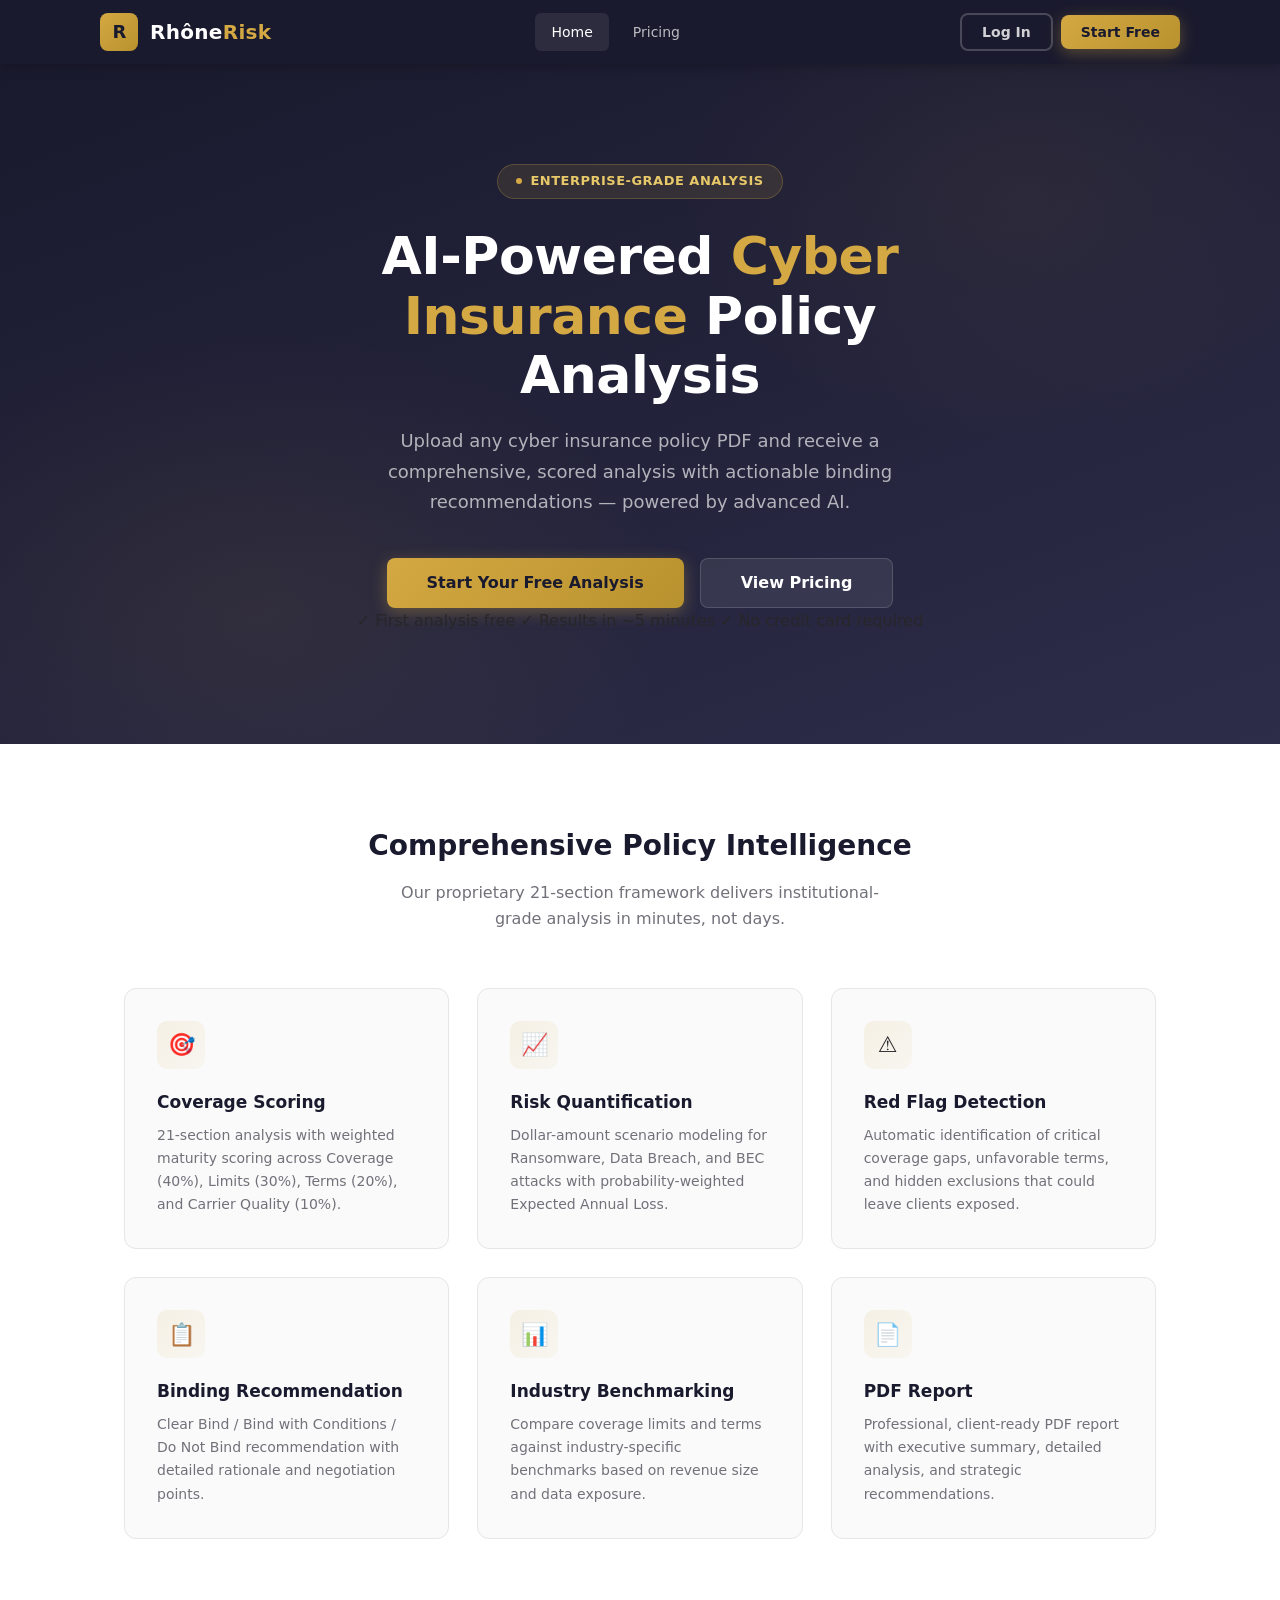
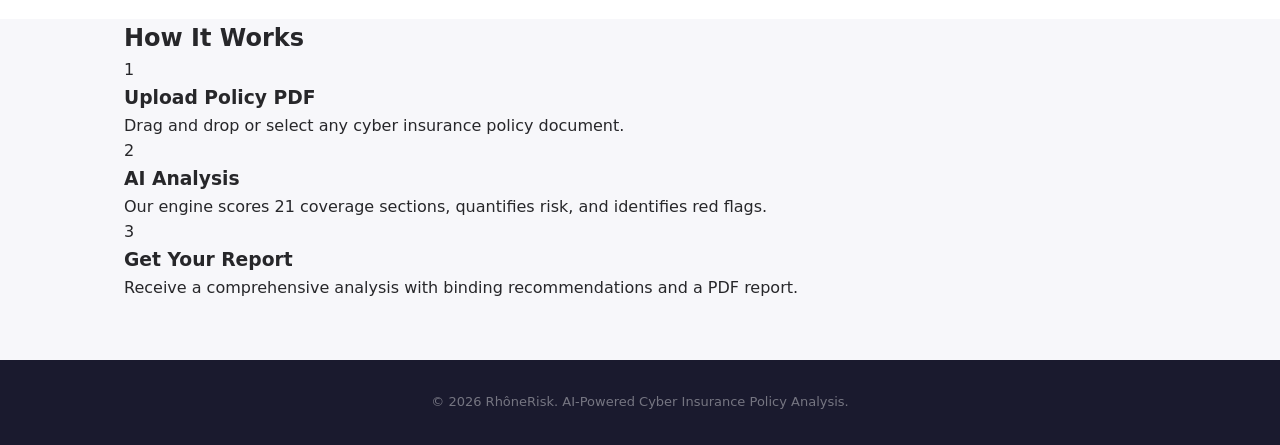
<file: static/index.html>
<!DOCTYPE html>
<html lang="en">
<head>
  <meta charset="UTF-8">
  <meta name="viewport" content="width=device-width, initial-scale=1.0">
  <title>RhôneRisk — Cyber Insurance Policy Analyzer</title>
  <link rel="stylesheet" href="/static/css/style.css">
  <link rel="icon" href="data:image/svg+xml,<svg xmlns='http://www.w3.org/2000/svg' viewBox='0 0 32 32'><rect width='32' height='32' rx='6' fill='%23d4a843'/><text x='50%25' y='55%25' dominant-baseline='central' text-anchor='middle' font-family='Georgia,serif' font-weight='800' font-size='18' fill='%231a1a2e'>R</text></svg>">
  <script src="https://js.stripe.com/v3/"></script>
</head>
<body>

<!-- ======== Navbar ======== -->
<nav class="navbar">
  <div class="navbar-inner">
    <a href="/" class="logo" data-view="home">
      <div class="logo-mark">R</div>
      <div class="logo-text">Rhône<span>Risk</span></div>
    </a>
    <div class="nav-links">
      <a href="/" data-view="home">Home</a>
      <a href="#dashboard" data-view="dashboard" class="auth-only" style="display:none">Dashboard</a>
      <a href="#analyze" data-view="analyze" class="auth-only" style="display:none">Analyze</a>
      <a href="#pricing" data-view="pricing">Pricing</a>
      <a href="#monitor" data-view="monitor" class="auth-only" style="display:none">Monitor</a>
    </div>
    <div class="nav-right">
      <!-- Shown when logged out -->
      <div id="nav-auth-buttons" class="nav-auth-buttons">
        <a href="#login" data-view="login" class="btn btn-sm btn-outline">Log In</a>
        <a href="#register" data-view="register" class="btn btn-sm btn-primary">Start Free</a>
      </div>
      <!-- Shown when logged in -->
      <div id="nav-user-menu" class="nav-user-menu" style="display:none">
        <div class="nav-credits-badge" id="nav-credits-badge" title="Available credits">0 credits</div>
        <div class="user-avatar" id="user-avatar">U</div>
        <div class="user-info">
          <span class="user-name" id="nav-user-name">User</span>
          <span class="user-email" id="nav-user-email">user@example.com</span>
        </div>
        <button class="btn btn-sm btn-outline" id="logout-btn">Log Out</button>
      </div>
    </div>
  </div>
</nav>

<!-- ======== LOGIN VIEW ======== -->
<div id="view-login" class="view">
  <section class="page-section">
    <div class="auth-container">
      <div class="auth-card card fade-in">
        <div class="auth-header">
          <div class="auth-logo-mark">R</div>
          <h2>Welcome Back</h2>
          <p>Sign in to your RhôneRisk account</p>
        </div>
        <form id="login-form" class="auth-form">
          <div class="form-group">
            <label class="form-label" for="login-email">Email Address</label>
            <input class="form-input" type="email" id="login-email" placeholder="you@company.com" required autocomplete="email">
          </div>
          <div class="form-group">
            <label class="form-label" for="login-password">Password</label>
            <input class="form-input" type="password" id="login-password" placeholder="Enter your password" required autocomplete="current-password">
          </div>
          <div id="login-error" class="auth-error" style="display:none"></div>
          <button type="submit" class="btn btn-primary btn-lg btn-full" id="login-btn">Sign In</button>
        </form>
        <div class="auth-footer">
          Don't have an account? <a href="#register" data-view="register">Get started free</a>
        </div>
      </div>
    </div>
  </section>
</div>

<!-- ======== REGISTER VIEW (redesigned with value props) ======== -->
<div id="view-register" class="view">
  <section class="page-section">
    <div class="register-layout">
      <!-- Left: Value Props -->
      <div class="register-value-panel">
        <h2>Start Analyzing Policies in Minutes</h2>
        <ul class="value-list">
          <li><span class="value-check">&#10003;</span> First analysis completely free</li>
          <li><span class="value-check">&#10003;</span> No credit card required</li>
          <li><span class="value-check">&#10003;</span> AI-powered 21-section framework</li>
          <li><span class="value-check">&#10003;</span> Risk quantification with dollar amounts</li>
          <li><span class="value-check">&#10003;</span> Professional PDF reports</li>
          <li><span class="value-check">&#10003;</span> Results in ~5 minutes</li>
        </ul>
      </div>
      <!-- Right: Form -->
      <div class="auth-card card fade-in">
        <div class="auth-header">
          <div class="auth-logo-mark">R</div>
          <h2>Create Your Account</h2>
          <p>Get your first analysis free — no credit card needed</p>
        </div>
        <form id="register-form" class="auth-form">
          <div class="form-row">
            <div class="form-group">
              <label class="form-label" for="register-name">Full Name</label>
              <input class="form-input" type="text" id="register-name" placeholder="Ryan Smith" required>
            </div>
            <div class="form-group">
              <label class="form-label" for="register-phone">Phone <span class="form-hint">(optional)</span></label>
              <input class="form-input" type="tel" id="register-phone" placeholder="+1 (555) 123-4567">
            </div>
          </div>
          <div class="form-group">
            <label class="form-label" for="register-email">Work Email</label>
            <input class="form-input" type="email" id="register-email" placeholder="you@company.com" required autocomplete="email">
          </div>
          <div class="form-group">
            <label class="form-label" for="register-password">Password</label>
            <input class="form-input" type="password" id="register-password" placeholder="Min. 8 characters" required minlength="8" autocomplete="new-password">
          </div>
          <div class="checkbox-group">
            <input type="checkbox" id="register-sms-optin">
            <label for="register-sms-optin">Send me SMS updates about my analyses</label>
          </div>
          <div id="register-error" class="auth-error" style="display:none"></div>
          <div id="register-success" class="auth-success" style="display:none"></div>
          <button type="submit" class="btn btn-primary btn-lg btn-full" id="register-btn">Create Account &amp; Start Free</button>
        </form>
        <div class="auth-footer">
          Already have an account? <a href="#login" data-view="login">Sign in</a>
        </div>
      </div>
    </div>
  </section>
</div>

<!-- ======== HOME VIEW ======== -->
<div id="view-home" class="view active">

  <section class="hero">
    <div class="hero-content fade-in">
      <div class="hero-badge"><span class="dot"></span> Enterprise-Grade Analysis</div>
      <h1>AI-Powered <em>Cyber Insurance</em> Policy Analysis</h1>
      <p>Upload any cyber insurance policy PDF and receive a comprehensive, scored analysis with actionable binding recommendations — powered by advanced AI.</p>
      <div class="hero-actions">
        <a class="btn btn-primary btn-lg guest-cta" id="hero-cta-guest" href="#register" data-view="register">Start Your Free Analysis</a>
        <a class="btn btn-primary btn-lg auth-cta" id="hero-cta-auth" data-view="analyze" style="display:none">Analyze a Policy</a>
        <a class="btn btn-secondary btn-lg" href="#pricing" data-view="pricing">View Pricing</a>
      </div>
      <div class="hero-trust">
        <span class="trust-item">&#10003; First analysis free</span>
        <span class="trust-item">&#10003; Results in ~5 minutes</span>
        <span class="trust-item">&#10003; No credit card required</span>
      </div>
    </div>
  </section>

  <section class="features" id="features">
    <div class="features-header">
      <h2>Comprehensive Policy Intelligence</h2>
      <p>Our proprietary 21-section framework delivers institutional-grade analysis in minutes, not days.</p>
    </div>
    <div class="features-grid container">
      <div class="feature-card">
        <div class="feature-icon">&#127919;</div>
        <h3>Coverage Scoring</h3>
        <p>21-section analysis with weighted maturity scoring across Coverage (40%), Limits (30%), Terms (20%), and Carrier Quality (10%).</p>
      </div>
      <div class="feature-card">
        <div class="feature-icon">&#128200;</div>
        <h3>Risk Quantification</h3>
        <p>Dollar-amount scenario modeling for Ransomware, Data Breach, and BEC attacks with probability-weighted Expected Annual Loss.</p>
      </div>
      <div class="feature-card">
        <div class="feature-icon">&#9888;&#65039;</div>
        <h3>Red Flag Detection</h3>
        <p>Automatic identification of critical coverage gaps, unfavorable terms, and hidden exclusions that could leave clients exposed.</p>
      </div>
      <div class="feature-card">
        <div class="feature-icon">&#128203;</div>
        <h3>Binding Recommendation</h3>
        <p>Clear Bind / Bind with Conditions / Do Not Bind recommendation with detailed rationale and negotiation points.</p>
      </div>
      <div class="feature-card">
        <div class="feature-icon">&#128202;</div>
        <h3>Industry Benchmarking</h3>
        <p>Compare coverage limits and terms against industry-specific benchmarks based on revenue size and data exposure.</p>
      </div>
      <div class="feature-card">
        <div class="feature-icon">&#128196;</div>
        <h3>PDF Report</h3>
        <p>Professional, client-ready PDF report with executive summary, detailed analysis, and strategic recommendations.</p>
      </div>
    </div>
  </section>

  <!-- How it works -->
  <section class="how-it-works">
    <div class="container">
      <h2 class="section-title-center">How It Works</h2>
      <div class="steps-grid">
        <div class="step-card">
          <div class="step-number">1</div>
          <h3>Upload Policy PDF</h3>
          <p>Drag and drop or select any cyber insurance policy document.</p>
        </div>
        <div class="step-card">
          <div class="step-number">2</div>
          <h3>AI Analysis</h3>
          <p>Our engine scores 21 coverage sections, quantifies risk, and identifies red flags.</p>
        </div>
        <div class="step-card">
          <div class="step-number">3</div>
          <h3>Get Your Report</h3>
          <p>Receive a comprehensive analysis with binding recommendations and a PDF report.</p>
        </div>
      </div>
    </div>
  </section>

</div>

<!-- ======== DASHBOARD VIEW (per-user, post-login landing) ======== -->
<div id="view-dashboard" class="view">

  <!-- Welcome Hero -->
  <section class="dash-hero">
    <div class="container">
      <div class="dash-hero-inner">
        <div class="dash-hero-text">
          <h1 class="dash-greeting">Welcome back, <span id="dash-user-name">User</span></h1>
          <p class="dash-subtitle" id="dash-subtitle">Here's an overview of your policy analysis activity.</p>
        </div>
        <div class="dash-hero-action">
          <span class="dash-credits-badge" id="dash-credits-badge">0 credits</span>
          <a class="btn btn-primary btn-lg" data-view="analyze" id="dash-new-analysis">+ New Analysis</a>
          <a class="btn btn-outline btn-lg" data-view="pricing">Buy Credits</a>
        </div>
      </div>
    </div>
  </section>

  <section class="page-section" style="padding-top:0">
    <div class="container">

      <!-- Quick Stats -->
      <div class="dash-stats">
        <div class="dash-stat-card">
          <div class="dash-stat-icon dash-stat-icon-total">&#128202;</div>
          <div class="dash-stat-value" id="dash-total">0</div>
          <div class="dash-stat-label">Total Analyses</div>
        </div>
        <div class="dash-stat-card">
          <div class="dash-stat-icon dash-stat-icon-completed">&#9989;</div>
          <div class="dash-stat-value dash-stat-green" id="dash-completed">0</div>
          <div class="dash-stat-label">Completed</div>
        </div>
        <div class="dash-stat-card">
          <div class="dash-stat-icon dash-stat-icon-failed">&#10060;</div>
          <div class="dash-stat-value dash-stat-red" id="dash-failed">0</div>
          <div class="dash-stat-label">Failed</div>
        </div>
        <div class="dash-stat-card">
          <div class="dash-stat-icon dash-stat-icon-score">&#127942;</div>
          <div class="dash-stat-value dash-stat-gold" id="dash-avg-score">&mdash;</div>
          <div class="dash-stat-label">Avg. Score</div>
        </div>
      </div>

      <!-- Recent Analyses -->
      <div class="card fade-in" style="margin-top:28px">
        <div class="dash-section-header">
          <h3>Recent Analyses</h3>
          <button class="btn btn-sm btn-outline" id="dash-refresh-btn">Refresh</button>
        </div>
        <div style="overflow-x:auto">
          <table class="dash-table" id="dash-analyses-table">
            <thead>
              <tr>
                <th>Client</th>
                <th>Policy File</th>
                <th>Status</th>
                <th>Score</th>
                <th>Rating</th>
                <th>Red Flags</th>
                <th>Date</th>
                <th>Actions</th>
              </tr>
            </thead>
            <tbody id="dash-analyses-tbody"></tbody>
          </table>
        </div>
        <div id="dash-empty" class="dash-empty" style="display:none">
          <div class="dash-empty-icon">&#128196;</div>
          <h3>No analyses yet</h3>
          <p>Upload your first cyber insurance policy PDF to get started with AI-powered analysis.</p>
          <a class="btn btn-primary btn-lg" data-view="analyze">Analyze a Policy — It's Free!</a>
        </div>
      </div>

    </div>
  </section>
</div>

<!-- ======== ANALYZE VIEW (redesigned with "What You'll Get" panel) ======== -->
<div id="view-analyze" class="view">
  <section class="page-section">
    <div class="container">
      <h1 class="section-title">Analyze a Policy</h1>
      <p class="section-subtitle">Upload a cyber insurance policy PDF for AI-powered analysis and scoring.</p>

      <div class="analyze-layout">
        <!-- Left: Upload Form -->
        <form id="analyze-form" class="card fade-in analyze-form-card">

          <!-- Dropzone -->
          <div class="form-group">
            <label class="form-label">Policy Document <span style="color:var(--red)">*</span></label>
            <div class="dropzone" id="dropzone">
              <input type="file" id="file-input" accept=".pdf">
              <div class="dropzone-icon">&#128196;</div>
              <h3>Drag &amp; drop your PDF here</h3>
              <p>or click to browse — PDF only, max 50 MB</p>
            </div>
            <div class="file-info" id="file-info" style="display:none"></div>
          </div>

          <hr style="border:none;border-top:1px solid var(--gray-200);margin:28px 0">

          <h3 style="font-size:16px;font-weight:700;color:var(--navy);margin-bottom:16px">Client Information <span class="form-hint">(optional — improves accuracy)</span></h3>

          <div class="form-row">
            <div class="form-group">
              <label class="form-label" for="client_name">Client Name</label>
              <input class="form-input" type="text" id="client_name" placeholder="e.g. Acme Corp">
            </div>
            <div class="form-group">
              <label class="form-label" for="industry">Industry</label>
              <select class="form-input" id="industry">
                <option value="">Select industry...</option>
                <option value="Technology">Technology</option>
                <option value="Healthcare">Healthcare</option>
                <option value="Financial Services">Financial Services</option>
                <option value="Manufacturing">Manufacturing</option>
                <option value="Retail">Retail / E-Commerce</option>
                <option value="Professional Services">Professional Services</option>
                <option value="Education">Education</option>
                <option value="Government">Government</option>
                <option value="Energy">Energy / Utilities</option>
                <option value="Other">Other</option>
              </select>
            </div>
          </div>

          <div class="form-row">
            <div class="form-group">
              <label class="form-label" for="annual_revenue">Annual Revenue</label>
              <input class="form-input" type="text" id="annual_revenue" placeholder="e.g. $10M">
            </div>
            <div class="form-group">
              <label class="form-label" for="employee_count">Employee Count</label>
              <input class="form-input" type="text" id="employee_count" placeholder="e.g. 250">
            </div>
          </div>

          <div class="checkbox-group">
            <input type="checkbox" id="is_msp">
            <label for="is_msp">This client is a Managed Service Provider (MSP)</label>
          </div>

          <div class="form-group">
            <label class="form-label" for="notes">Additional Notes</label>
            <textarea class="form-textarea" id="notes" placeholder="Any special considerations or context for the analysis..."></textarea>
          </div>

          <div class="analyze-submit-row">
            <div class="credit-info-inline" id="credit-info-inline">
              <span class="credit-dot"></span>
              <span id="credit-info-text">Loading credits...</span>
            </div>
            <button type="submit" class="btn btn-primary btn-lg" id="submit-btn">&#11014; Upload &amp; Analyze</button>
          </div>

        </form>

        <!-- Right: What You'll Get Panel -->
        <div class="wyg-panel card fade-in">
          <h3 style="font-size:17px;font-weight:700;color:var(--navy);margin-bottom:20px">What You'll Receive</h3>
          <div class="wyg-item">
            <span class="wyg-icon">&#127919;</span>
            <div>
              <strong>Overall Score &amp; Rating</strong>
              <p>4-tier maturity rating with weighted scoring</p>
            </div>
          </div>
          <div class="wyg-item">
            <span class="wyg-icon">&#128200;</span>
            <div>
              <strong>Risk Quantification</strong>
              <p>Dollar-amount scenarios for ransomware, breach, BEC</p>
            </div>
          </div>
          <div class="wyg-item">
            <span class="wyg-icon">&#9888;&#65039;</span>
            <div>
              <strong>Red Flags &amp; Gaps</strong>
              <p>Critical coverage issues and hidden exclusions</p>
            </div>
          </div>
          <div class="wyg-item">
            <span class="wyg-icon">&#128203;</span>
            <div>
              <strong>Binding Recommendation</strong>
              <p>Clear Bind / Conditional / Do Not Bind decision</p>
            </div>
          </div>
          <div class="wyg-item">
            <span class="wyg-icon">&#128196;</span>
            <div>
              <strong>PDF Report</strong>
              <p>Professional client-ready report document</p>
            </div>
          </div>
        </div>
      </div>
    </div>
  </section>
</div>

<!-- ======== PROGRESS VIEW ======== -->
<div id="view-progress" class="view">
  <section class="page-section">
    <div class="container" style="max-width:640px">
      <div class="card fade-in">
        <div class="progress-container">

          <div class="progress-ring-wrap">
            <svg class="progress-ring" width="180" height="180">
              <circle class="progress-ring-bg" cx="90" cy="90" r="78"/>
              <circle class="progress-ring-fill" id="progress-ring-fill" cx="90" cy="90" r="78"
                      stroke-dasharray="490" stroke-dashoffset="490"/>
            </svg>
            <div class="progress-pct">
              <span class="pct" id="progress-pct">0</span>
              <span class="pct-label">percent</span>
            </div>
          </div>

          <div class="progress-stage" id="progress-stage">Pending</div>
          <div class="progress-elapsed" id="progress-elapsed"></div>
          <div class="progress-detail" id="progress-detail">Preparing analysis...</div>

          <div style="margin-top:16px;font-size:13px;color:var(--gray-400)">
            Analysis ID: <code id="analysis-id-display" style="color:var(--gray-600)">—</code>
          </div>

          <div class="stage-steps" style="margin-top:28px">
            <div class="stage-step"><span class="step-dot"></span> Extracting</div>
            <div class="stage-step"><span class="step-dot"></span> Parsing</div>
            <div class="stage-step"><span class="step-dot"></span> Scoring</div>
            <div class="stage-step"><span class="step-dot"></span> Post-Processing</div>
            <div class="stage-step"><span class="step-dot"></span> Narrative</div>
            <div class="stage-step"><span class="step-dot"></span> Report</div>
          </div>

        </div>
      </div>

      <!-- Live Log Viewer on Progress Page -->
      <div class="card fade-in-delay" style="margin-top:16px">
        <div style="display:flex;align-items:center;justify-content:space-between;margin-bottom:12px">
          <h3 style="font-size:15px;font-weight:700;color:var(--navy)">Live Pipeline Logs</h3>
          <span class="log-status-dot" id="log-status-dot"></span>
        </div>
        <div class="log-viewer" id="progress-log-viewer"></div>
      </div>
    </div>
  </section>
</div>

<!-- ======== TEASER VIEW (paywall — shows limited results) ======== -->
<div id="view-teaser" class="view">
  <section class="page-section">
    <div class="container" style="max-width:900px">

      <div class="teaser-header">
        <h1>Policy Analysis Complete</h1>
        <p id="teaser-client-name">Your analysis results are ready</p>
      </div>

      <!-- Score Card (visible) -->
      <div class="card fade-in teaser-score-card">
        <div class="results-header">
          <div class="score-gauge">
            <svg viewBox="0 0 200 200">
              <circle class="gauge-bg" cx="100" cy="100" r="88"
                      transform="rotate(-90 100 100)"
                      stroke-dasharray="553" stroke-dashoffset="0"/>
              <circle class="gauge-fill" id="teaser-gauge-fill" cx="100" cy="100" r="88"
                      transform="rotate(-90 100 100)"
                      stroke-dasharray="553" stroke-dashoffset="553"/>
            </svg>
            <div class="score-value">
              <span class="score-num" id="teaser-score-num">0.0</span>
              <span class="score-max">/ 10</span>
            </div>
          </div>
          <div id="teaser-rating-badge" class="rating-badge rating-average">—</div>
        </div>
        <div class="teaser-summary-stats">
          <div class="teaser-stat">
            <span class="teaser-stat-value teaser-stat-red" id="teaser-red-flags">0</span>
            <span class="teaser-stat-label">Red Flags</span>
          </div>
          <div class="teaser-stat">
            <span class="teaser-stat-value teaser-stat-amber" id="teaser-gaps">0</span>
            <span class="teaser-stat-label">Critical Gaps</span>
          </div>
          <div class="teaser-stat">
            <span class="teaser-stat-value" id="teaser-recommendation">—</span>
            <span class="teaser-stat-label">Recommendation</span>
          </div>
        </div>
      </div>

      <!-- Blurred Preview -->
      <div class="teaser-blur-wrapper">
        <div class="teaser-blur-content">
          <div class="card" style="padding:24px">
            <h3 style="color:var(--navy);margin-bottom:12px">Coverage Score Breakdown</h3>
            <table style="width:100%;font-size:14px;color:var(--gray-500)">
              <tr><td>Incident Response</td><td>&#9608;&#9608;&#9608;&#9608;&#9608;&#9608;</td><td>8.2</td></tr>
              <tr><td>Business Interruption</td><td>&#9608;&#9608;&#9608;&#9608;&#9608;</td><td>7.5</td></tr>
              <tr><td>Data Breach Liability</td><td>&#9608;&#9608;&#9608;&#9608;</td><td>6.1</td></tr>
              <tr><td>Ransomware Coverage</td><td>&#9608;&#9608;&#9608;</td><td>4.8</td></tr>
              <tr><td>Regulatory Defense</td><td>&#9608;&#9608;&#9608;&#9608;&#9608;</td><td>7.0</td></tr>
            </table>
          </div>
          <div class="card" style="padding:24px;margin-top:16px">
            <h3 style="color:var(--navy);margin-bottom:12px">Risk Quantification</h3>
            <p style="color:var(--gray-500)">Ransomware scenario: $4.2M total impact...</p>
            <p style="color:var(--gray-500)">Data Breach scenario: $8.7M total impact...</p>
          </div>
        </div>
        <div class="teaser-blur-overlay">
          <div class="blur-lock-icon">&#128274;</div>
          <h3>Full Analysis Locked</h3>
          <p>Unlock to see detailed coverage scores, risk quantification, red flag analysis, and download the PDF report.</p>
        </div>
      </div>

      <!-- Unlock CTA -->
      <div class="teaser-cta-card card fade-in">
        <h2 style="color:var(--navy);margin-bottom:8px">Unlock Your Full Report</h2>
        <p style="color:var(--gray-500);margin-bottom:24px">Get the complete analysis with all details, recommendations, and PDF report.</p>
        <div class="teaser-cta-buttons">
          <button class="btn btn-primary btn-lg" id="btn-unlock-credit">
            Use 1 Credit <span id="teaser-credit-remaining" style="font-size:13px;opacity:.8"></span>
          </button>
          <button class="btn btn-secondary btn-lg" id="btn-unlock-purchase">
            Buy This Report — $49
          </button>
        </div>
        <div class="teaser-cta-or">or</div>
        <a href="#pricing" data-view="pricing" class="btn btn-outline btn-lg">Subscribe &amp; Save — from $99/mo</a>
      </div>

    </div>
  </section>
</div>

<!-- ======== RESULTS VIEW (full unlocked analysis) ======== -->
<div id="view-results" class="view">
  <section class="page-section">
    <div class="container">

      <!-- Header: Score + Rating -->
      <div class="card fade-in">
        <div class="results-header">
          <div class="score-gauge">
            <svg viewBox="0 0 200 200">
              <circle class="gauge-bg" cx="100" cy="100" r="88"
                      transform="rotate(-90 100 100)"
                      stroke-dasharray="553" stroke-dashoffset="0"/>
              <circle class="gauge-fill" id="gauge-fill" cx="100" cy="100" r="88"
                      transform="rotate(-90 100 100)"
                      stroke-dasharray="553" stroke-dashoffset="553"/>
            </svg>
            <div class="score-value">
              <span class="score-num" id="score-num">0.0</span>
              <span class="score-max">/ 10</span>
            </div>
          </div>
          <div id="rating-badge" class="rating-badge rating-average">—</div>
        </div>

        <div id="recommendation" class="recommendation-card rec-caution">
          <span class="rec-icon">&#9888;&#65039;</span>
          <div>Loading...</div>
        </div>

        <!-- Policy Metadata -->
        <div style="margin-bottom:8px">
          <h3 style="font-size:15px;font-weight:700;color:var(--navy);margin-bottom:12px">Policy Details</h3>
          <div id="policy-metadata" style="font-size:14px;color:var(--gray-600);line-height:2"></div>
        </div>
      </div>

      <!-- Coverage Scores -->
      <div class="card fade-in-delay">
        <h3 style="font-size:17px;font-weight:700;color:var(--navy);margin-bottom:16px">Coverage Scores</h3>
        <div style="overflow-x:auto">
          <table class="coverage-table">
            <thead>
              <tr>
                <th>Coverage Section</th>
                <th>Score</th>
                <th>Tier</th>
                <th>Visual</th>
              </tr>
            </thead>
            <tbody id="coverage-tbody"></tbody>
          </table>
        </div>
      </div>

      <!-- Red Flags & Gaps -->
      <div class="card fade-in-delay">
        <div style="display:flex;align-items:center;gap:12px;margin-bottom:20px">
          <h3 style="font-size:17px;font-weight:700;color:var(--navy)">Red Flags &amp; Critical Gaps</h3>
          <span style="background:var(--red-light);color:var(--red);padding:4px 12px;border-radius:100px;font-size:13px;font-weight:700" id="red-flag-count">0</span>
        </div>
        <div id="critical-gaps"></div>
      </div>

      <!-- Actions -->
      <div style="display:flex;gap:16px;justify-content:center;padding:20px 0;flex-wrap:wrap">
        <button class="btn btn-primary btn-lg" id="download-btn">&#128229; Download PDF Report</button>
        <button class="btn btn-outline btn-lg" id="new-analysis-btn">+ New Analysis</button>
      </div>

      <!-- Post-report CTA -->
      <div class="post-report-cta card fade-in-delay">
        <h3 style="color:var(--navy);margin-bottom:8px">Need More Analyses?</h3>
        <p style="color:var(--gray-500);margin-bottom:16px">Subscribe to a plan and save on every report.</p>
        <div style="display:flex;gap:12px;justify-content:center;flex-wrap:wrap">
          <a class="btn btn-primary" data-view="analyze">Analyze Another Policy</a>
          <a class="btn btn-outline" data-view="pricing">View Plans &amp; Pricing</a>
        </div>
      </div>

    </div>
  </section>
</div>

<!-- ======== PRICING VIEW ======== -->
<div id="view-pricing" class="view">
  <section class="page-section">
    <div class="container" style="max-width:1100px">
      <h1 class="section-title-center">Simple, Transparent Pricing</h1>
      <p class="section-subtitle" style="text-align:center;margin-bottom:40px">Start with a free analysis. Pay only when you need more.</p>

      <div class="pricing-grid">
        <!-- Free -->
        <div class="pricing-card">
          <div class="pricing-plan-name">Try It Out</div>
          <div class="pricing-price"><span class="price-amount">$0</span></div>
          <div class="pricing-desc">Your first analysis</div>
          <ul class="pricing-features">
            <li>1 full policy analysis</li>
            <li>21-section scoring</li>
            <li>Risk quantification</li>
            <li>PDF report</li>
          </ul>
          <a href="#register" data-view="register" class="btn btn-outline btn-full guest-cta">Get Started Free</a>
          <a href="#analyze" data-view="analyze" class="btn btn-outline btn-full auth-cta" style="display:none">Analyze Now</a>
        </div>

        <!-- Single -->
        <div class="pricing-card">
          <div class="pricing-plan-name">Single Report</div>
          <div class="pricing-price"><span class="price-amount">$49</span></div>
          <div class="pricing-desc">per analysis</div>
          <ul class="pricing-features">
            <li>Full policy analysis</li>
            <li>21-section scoring</li>
            <li>Risk quantification</li>
            <li>PDF report</li>
            <li>No commitment</li>
          </ul>
          <button class="btn btn-outline btn-full btn-checkout" data-plan="single">Buy Single Report</button>
        </div>

        <!-- Starter (Popular) -->
        <div class="pricing-card pricing-popular">
          <div class="pricing-popular-badge">Most Popular</div>
          <div class="pricing-plan-name">Starter</div>
          <div class="pricing-price"><span class="price-amount">$99</span><span class="price-period">/mo</span></div>
          <div class="pricing-desc">5 analyses per month</div>
          <ul class="pricing-features">
            <li>5 credits / month</li>
            <li>All features included</li>
            <li>Priority processing</li>
            <li>Email support</li>
            <li><strong>Save 60% vs. single</strong></li>
          </ul>
          <button class="btn btn-primary btn-full btn-checkout" data-plan="starter">Subscribe — $99/mo</button>
        </div>

        <!-- Pro -->
        <div class="pricing-card">
          <div class="pricing-plan-name">Professional</div>
          <div class="pricing-price"><span class="price-amount">$249</span><span class="price-period">/mo</span></div>
          <div class="pricing-desc">15 analyses per month</div>
          <ul class="pricing-features">
            <li>15 credits / month</li>
            <li>All features included</li>
            <li>Priority processing</li>
            <li>Phone &amp; email support</li>
            <li><strong>Save 66% vs. single</strong></li>
          </ul>
          <button class="btn btn-outline btn-full btn-checkout" data-plan="pro">Subscribe — $249/mo</button>
        </div>

        <!-- Enterprise -->
        <div class="pricing-card">
          <div class="pricing-plan-name">Enterprise</div>
          <div class="pricing-price"><span class="price-amount">$499</span><span class="price-period">/mo</span></div>
          <div class="pricing-desc">50 analyses per month</div>
          <ul class="pricing-features">
            <li>50 credits / month</li>
            <li>All features included</li>
            <li>Dedicated support</li>
            <li>Custom integrations</li>
            <li><strong>Save 80% vs. single</strong></li>
          </ul>
          <button class="btn btn-outline btn-full btn-checkout" data-plan="enterprise">Subscribe — $499/mo</button>
        </div>
      </div>
    </div>
  </section>
</div>

<!-- ======== MONITOR / DASHBOARD VIEW ======== -->
<div id="view-monitor" class="view">
  <section class="page-section">
    <div class="container" style="max-width:1100px">
      <h1 class="section-title">Monitoring Dashboard</h1>
      <p class="section-subtitle">Pipeline performance, analysis history, and real-time log streaming.</p>

      <!-- Summary Stats -->
      <div class="monitor-stats" id="monitor-stats">
        <div class="stat-card">
          <div class="stat-value" id="stat-total">0</div>
          <div class="stat-label">Total Analyses</div>
        </div>
        <div class="stat-card">
          <div class="stat-value stat-green" id="stat-completed">0</div>
          <div class="stat-label">Completed</div>
        </div>
        <div class="stat-card">
          <div class="stat-value stat-red" id="stat-failed">0</div>
          <div class="stat-label">Failed</div>
        </div>
        <div class="stat-card">
          <div class="stat-value stat-amber" id="stat-running">0</div>
          <div class="stat-label">In Progress</div>
        </div>
        <div class="stat-card">
          <div class="stat-value" id="stat-avg-time">—</div>
          <div class="stat-label">Avg. Duration</div>
        </div>
      </div>

      <!-- Analysis History Table -->
      <div class="card fade-in" style="margin-top:24px">
        <div style="display:flex;align-items:center;justify-content:space-between;margin-bottom:16px;flex-wrap:wrap;gap:12px">
          <h3 style="font-size:17px;font-weight:700;color:var(--navy)">Analysis History</h3>
          <button class="btn btn-sm btn-outline" id="refresh-history-btn">Refresh</button>
        </div>
        <div style="overflow-x:auto">
          <table class="monitor-table" id="history-table">
            <thead>
              <tr>
                <th>Analysis ID</th>
                <th>Client</th>
                <th>File</th>
                <th>Status</th>
                <th>Total Time</th>
                <th>Extract</th>
                <th>Parse</th>
                <th>Score (API)</th>
                <th>Post-Proc</th>
                <th>Narrative (API)</th>
                <th>Report</th>
                <th>Details</th>
              </tr>
            </thead>
            <tbody id="history-tbody"></tbody>
          </table>
        </div>
        <div id="no-history" class="empty-state" style="display:none">
          <p>No analyses yet. Submit a policy to get started.</p>
        </div>
      </div>

      <!-- Live Log Viewer -->
      <div class="card fade-in-delay" style="margin-top:24px">
        <div style="display:flex;align-items:center;justify-content:space-between;margin-bottom:12px;flex-wrap:wrap;gap:12px">
          <h3 style="font-size:17px;font-weight:700;color:var(--navy)">Live Log Stream</h3>
          <div style="display:flex;align-items:center;gap:12px">
            <select class="form-select" id="log-analysis-select" style="width:auto;padding:6px 12px;font-size:13px">
              <option value="">Select an analysis...</option>
            </select>
            <span class="log-status-dot" id="monitor-log-status-dot"></span>
          </div>
        </div>
        <div class="log-viewer log-viewer-tall" id="monitor-log-viewer">
          <div class="log-placeholder">Select an analysis above to view its logs.</div>
        </div>
      </div>

      <!-- Expanded Detail Modal -->
      <div class="detail-overlay" id="detail-overlay" style="display:none">
        <div class="detail-modal">
          <div style="display:flex;align-items:center;justify-content:space-between;margin-bottom:20px">
            <h3 style="font-size:17px;font-weight:700;color:var(--navy)">Analysis Details</h3>
            <button class="btn btn-sm btn-outline" id="close-detail-btn">Close</button>
          </div>
          <div id="detail-content"></div>
        </div>
      </div>

    </div>
  </section>
</div>

<!-- ======== ERROR VIEW ======== -->
<div id="view-error" class="view">
  <section class="page-section">
    <div class="container" style="max-width:600px">
      <div class="card">
        <div class="error-state">
          <div class="error-icon">&#10060;</div>
          <h3>Analysis Failed</h3>
          <p id="error-message">An unexpected error occurred.</p>
          <button class="btn btn-primary" id="error-retry">Try Again</button>
        </div>
      </div>
    </div>
  </section>
</div>

<!-- ======== ONBOARDING MODAL ======== -->
<div class="modal-overlay" id="onboarding-modal" style="display:none">
  <div class="modal-card">
    <div class="onboarding-steps" id="onboarding-steps">
      <div class="onboarding-step active" data-step="1">
        <div class="onboarding-icon">&#128196;</div>
        <h3>Upload a Policy</h3>
        <p>Start by uploading any cyber insurance policy PDF. We support all major carriers and formats.</p>
      </div>
      <div class="onboarding-step" data-step="2">
        <div class="onboarding-icon">&#128269;</div>
        <h3>AI Analysis</h3>
        <p>Our engine scores 21 coverage sections, quantifies risk scenarios, and identifies red flags — all in about 5 minutes.</p>
      </div>
      <div class="onboarding-step" data-step="3">
        <div class="onboarding-icon">&#128200;</div>
        <h3>Get Your Report</h3>
        <p>Receive a comprehensive analysis with binding recommendations and a professional PDF report. Your first analysis is free!</p>
      </div>
    </div>
    <div class="onboarding-nav">
      <div class="onboarding-dots">
        <span class="onboarding-dot active" data-dot="1"></span>
        <span class="onboarding-dot" data-dot="2"></span>
        <span class="onboarding-dot" data-dot="3"></span>
      </div>
      <div class="onboarding-buttons">
        <button class="btn btn-sm btn-outline" id="btn-onboarding-skip">Skip</button>
        <button class="btn btn-sm btn-primary" id="btn-onboarding-next">Next</button>
      </div>
    </div>
  </div>
</div>

<!-- ======== UNLOCK SUCCESS OVERLAY ======== -->
<div class="modal-overlay" id="unlock-overlay" style="display:none">
  <div class="unlock-animation-card">
    <div class="unlock-icon-anim">&#128275;</div>
    <h2>Report Unlocked!</h2>
    <p>Loading your full analysis...</p>
  </div>
</div>

<!-- ======== Footer ======== -->
<footer class="footer">
  <div class="container">
    &copy; 2026 RhôneRisk. AI-Powered Cyber Insurance Policy Analysis.
  </div>
</footer>

<!-- Toast -->
<div id="toast" class="toast"></div>

<script src="/static/js/app.js"></script>
</body>
</html>
</file>
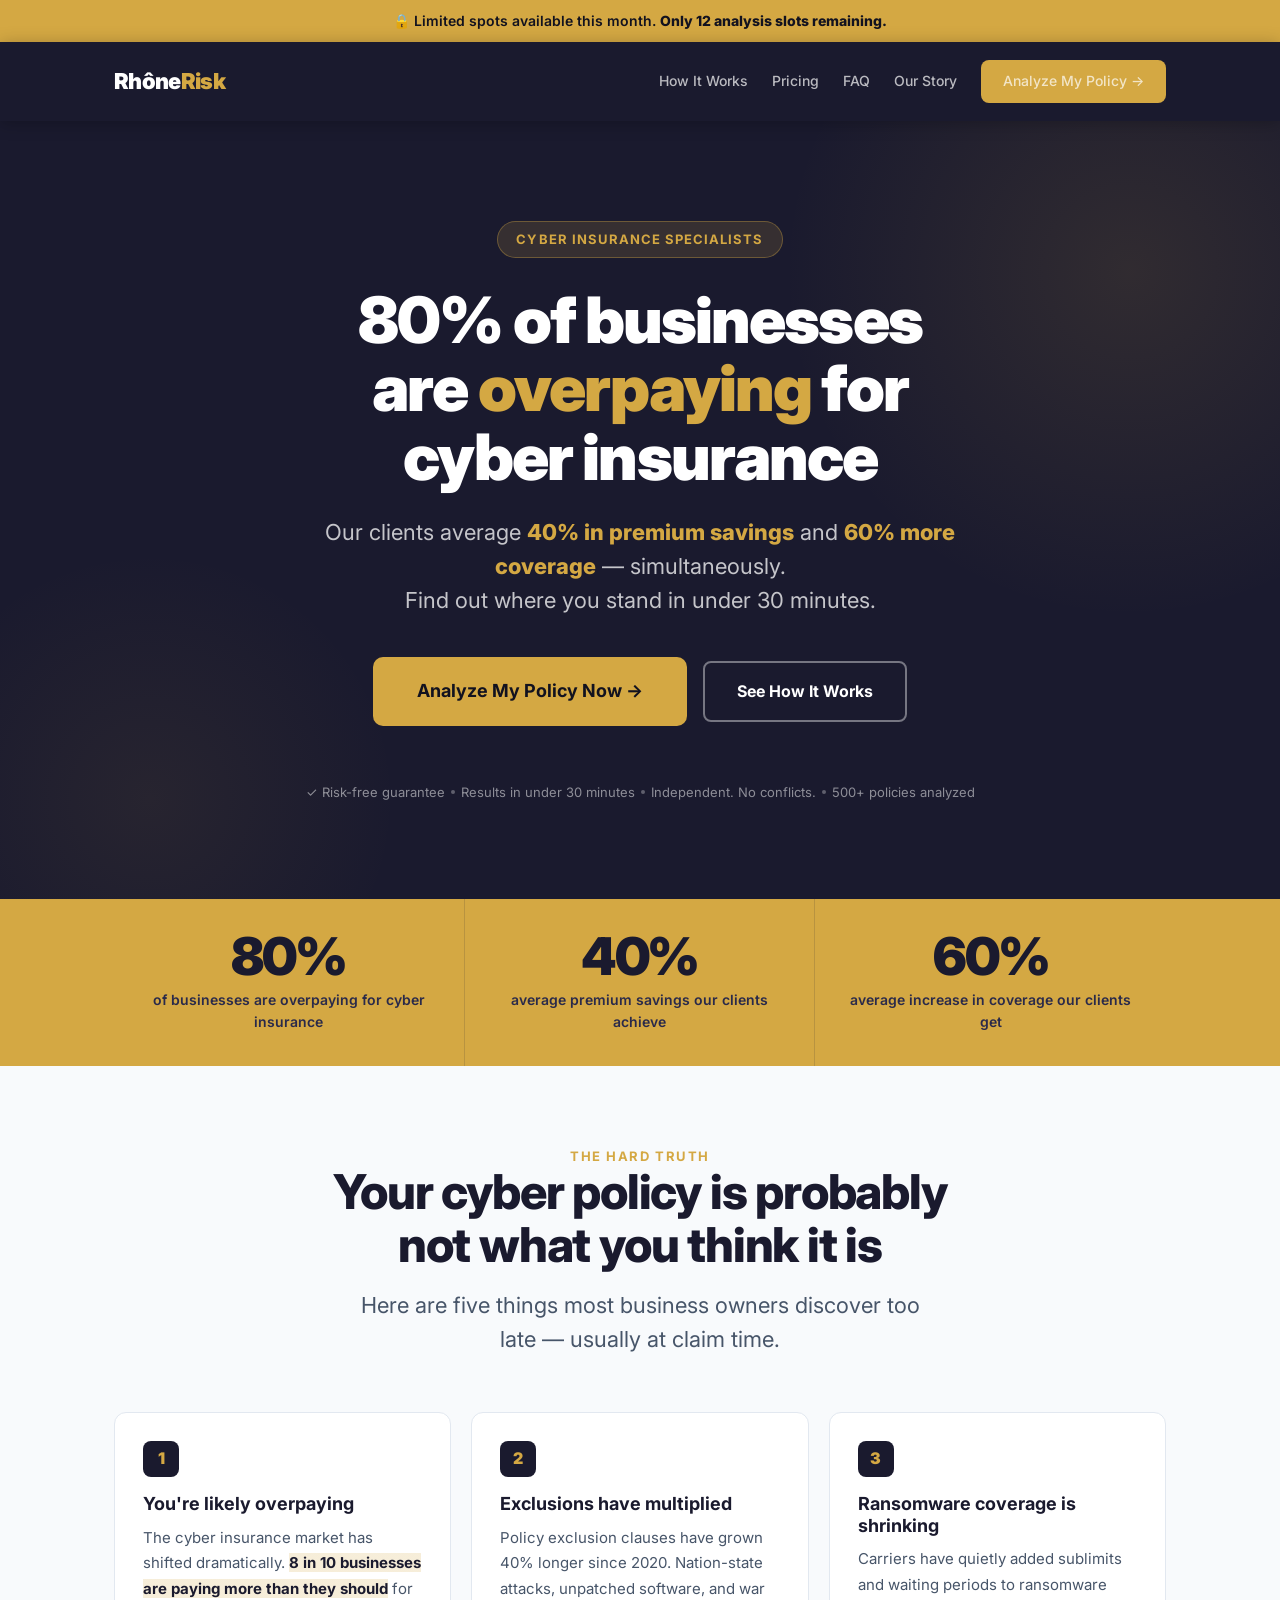
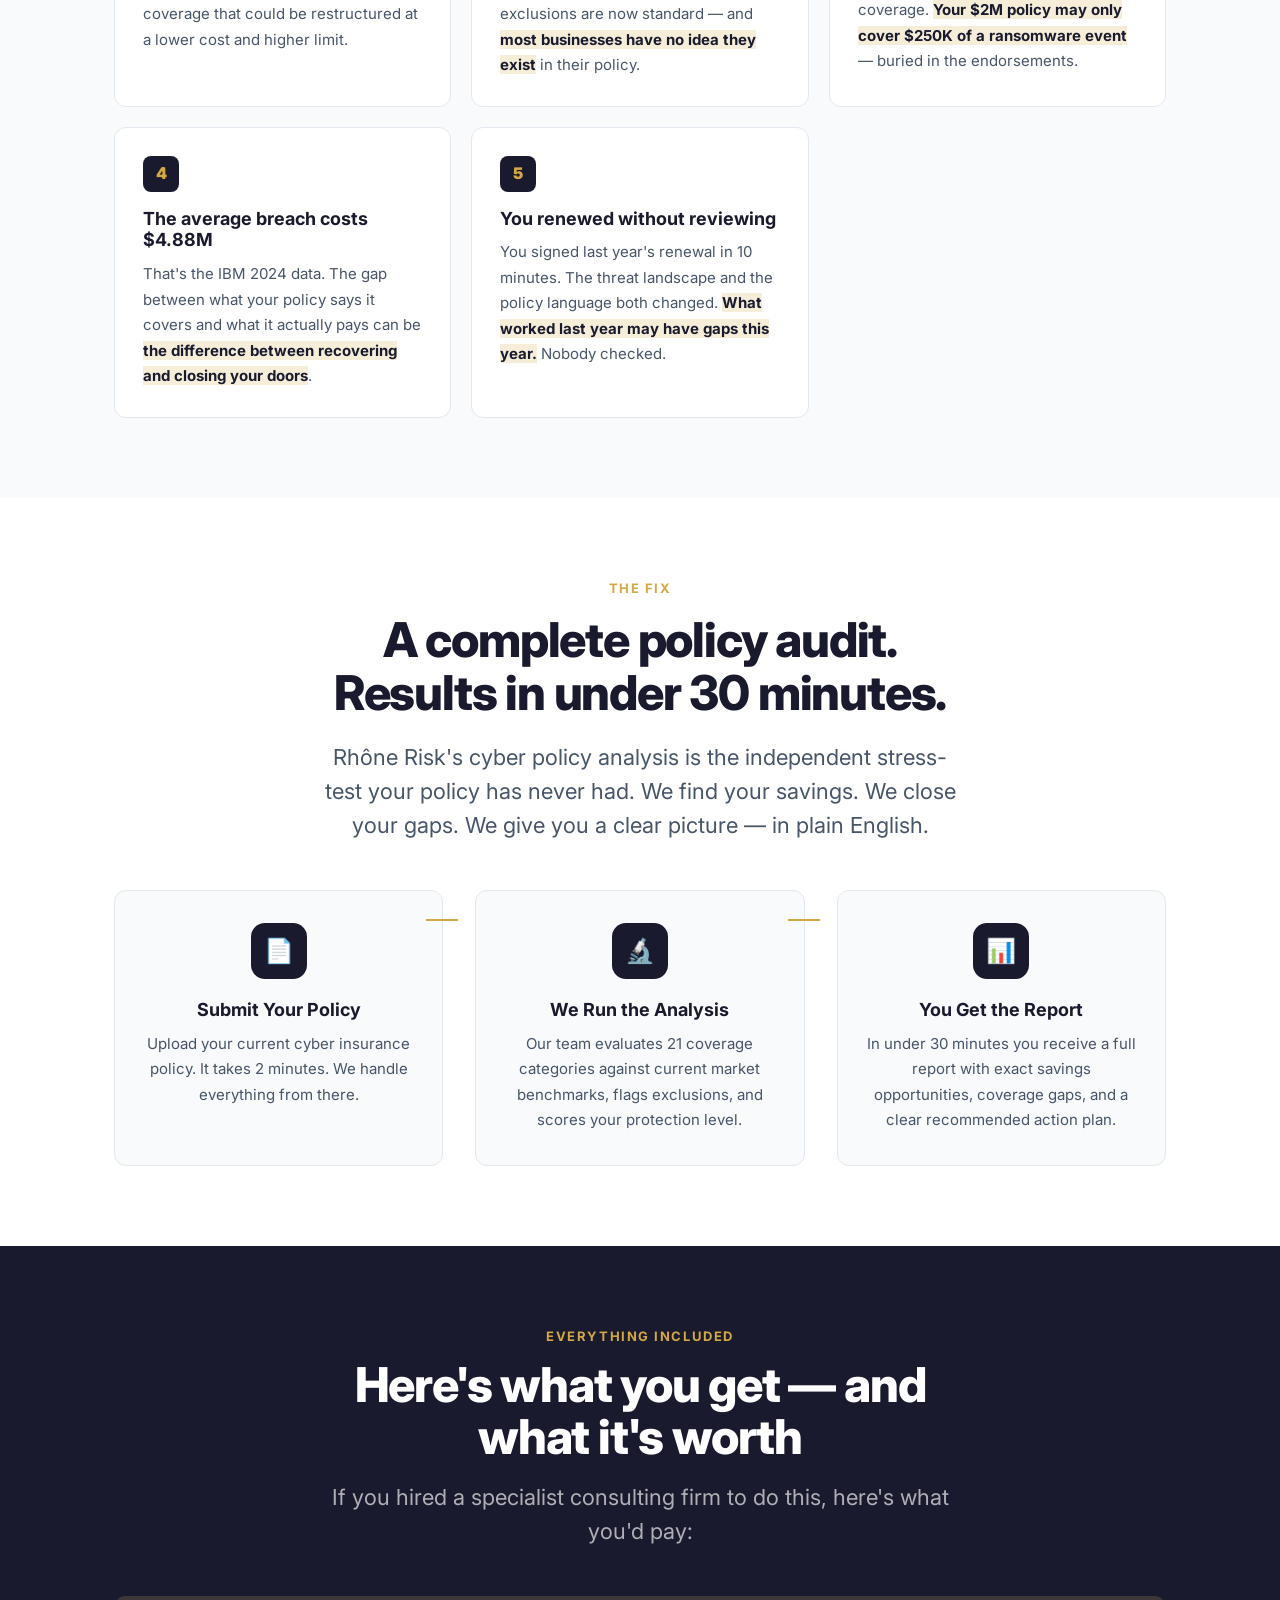
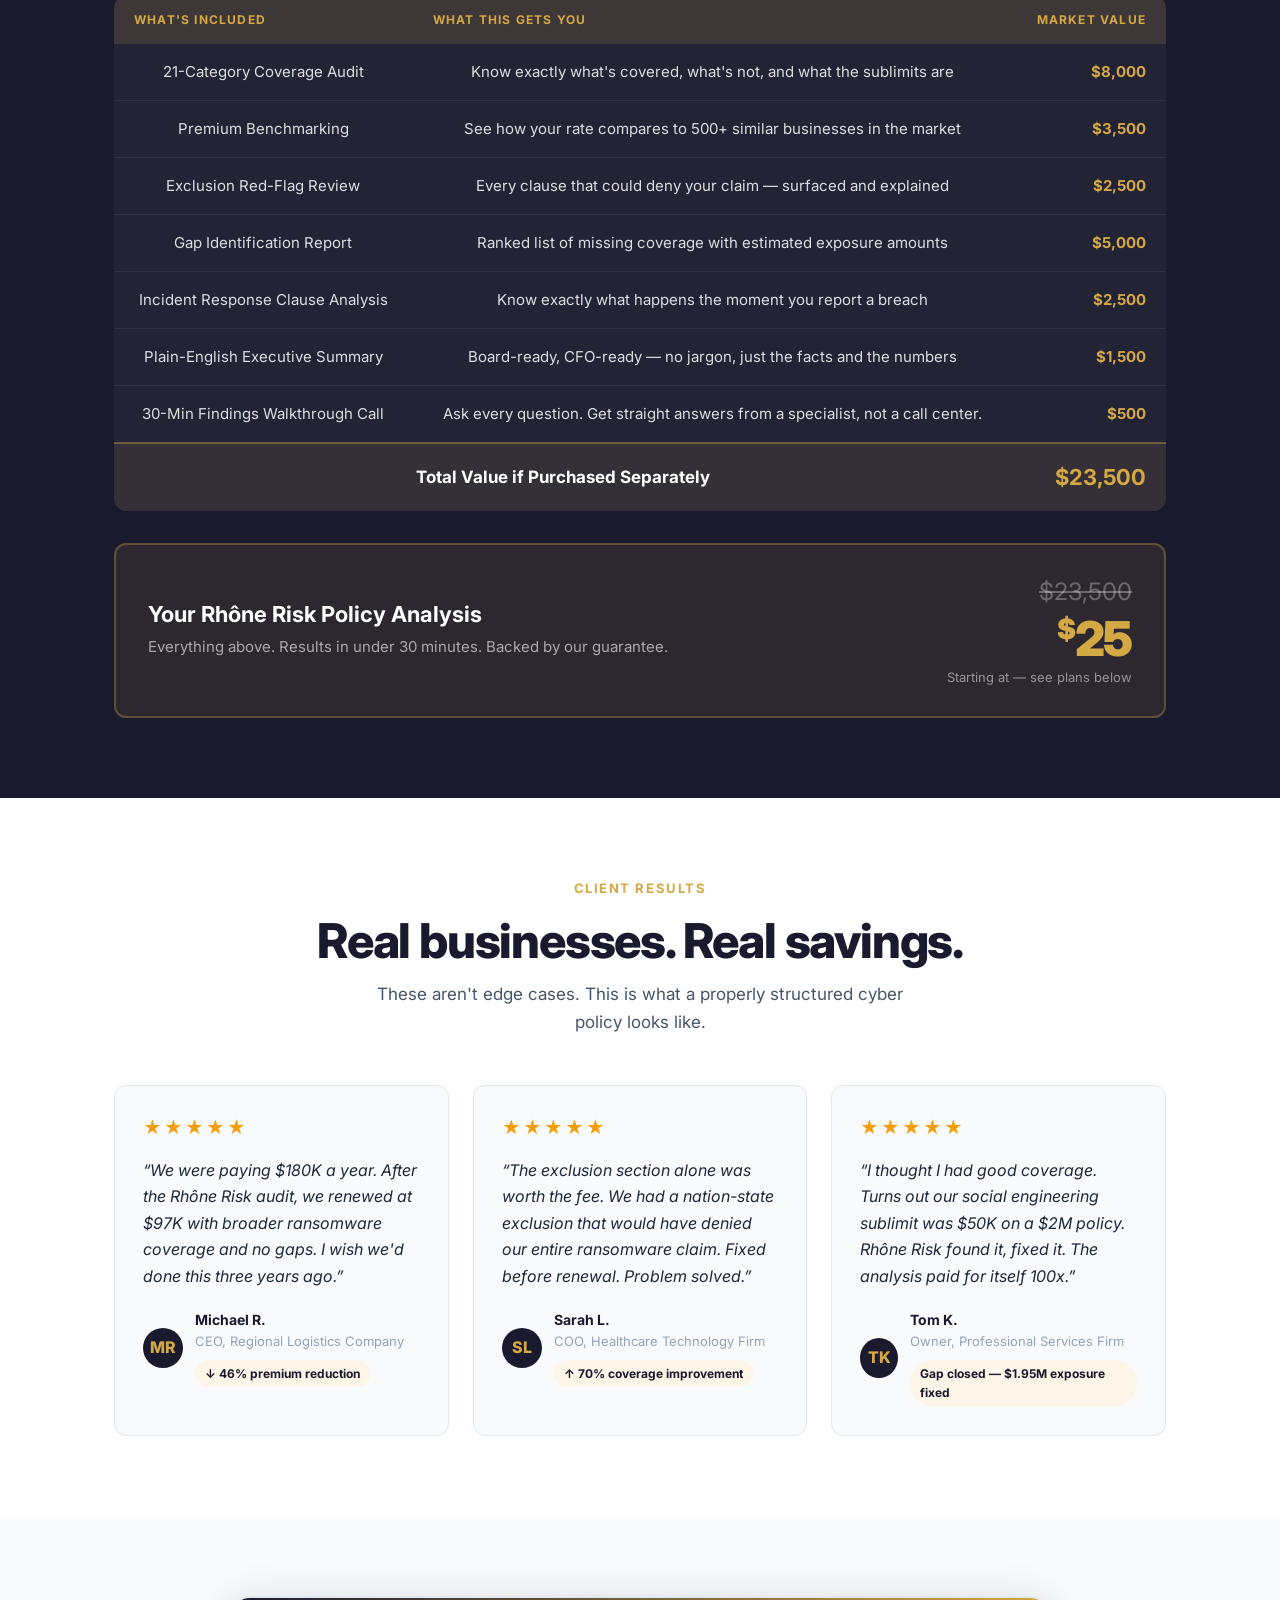
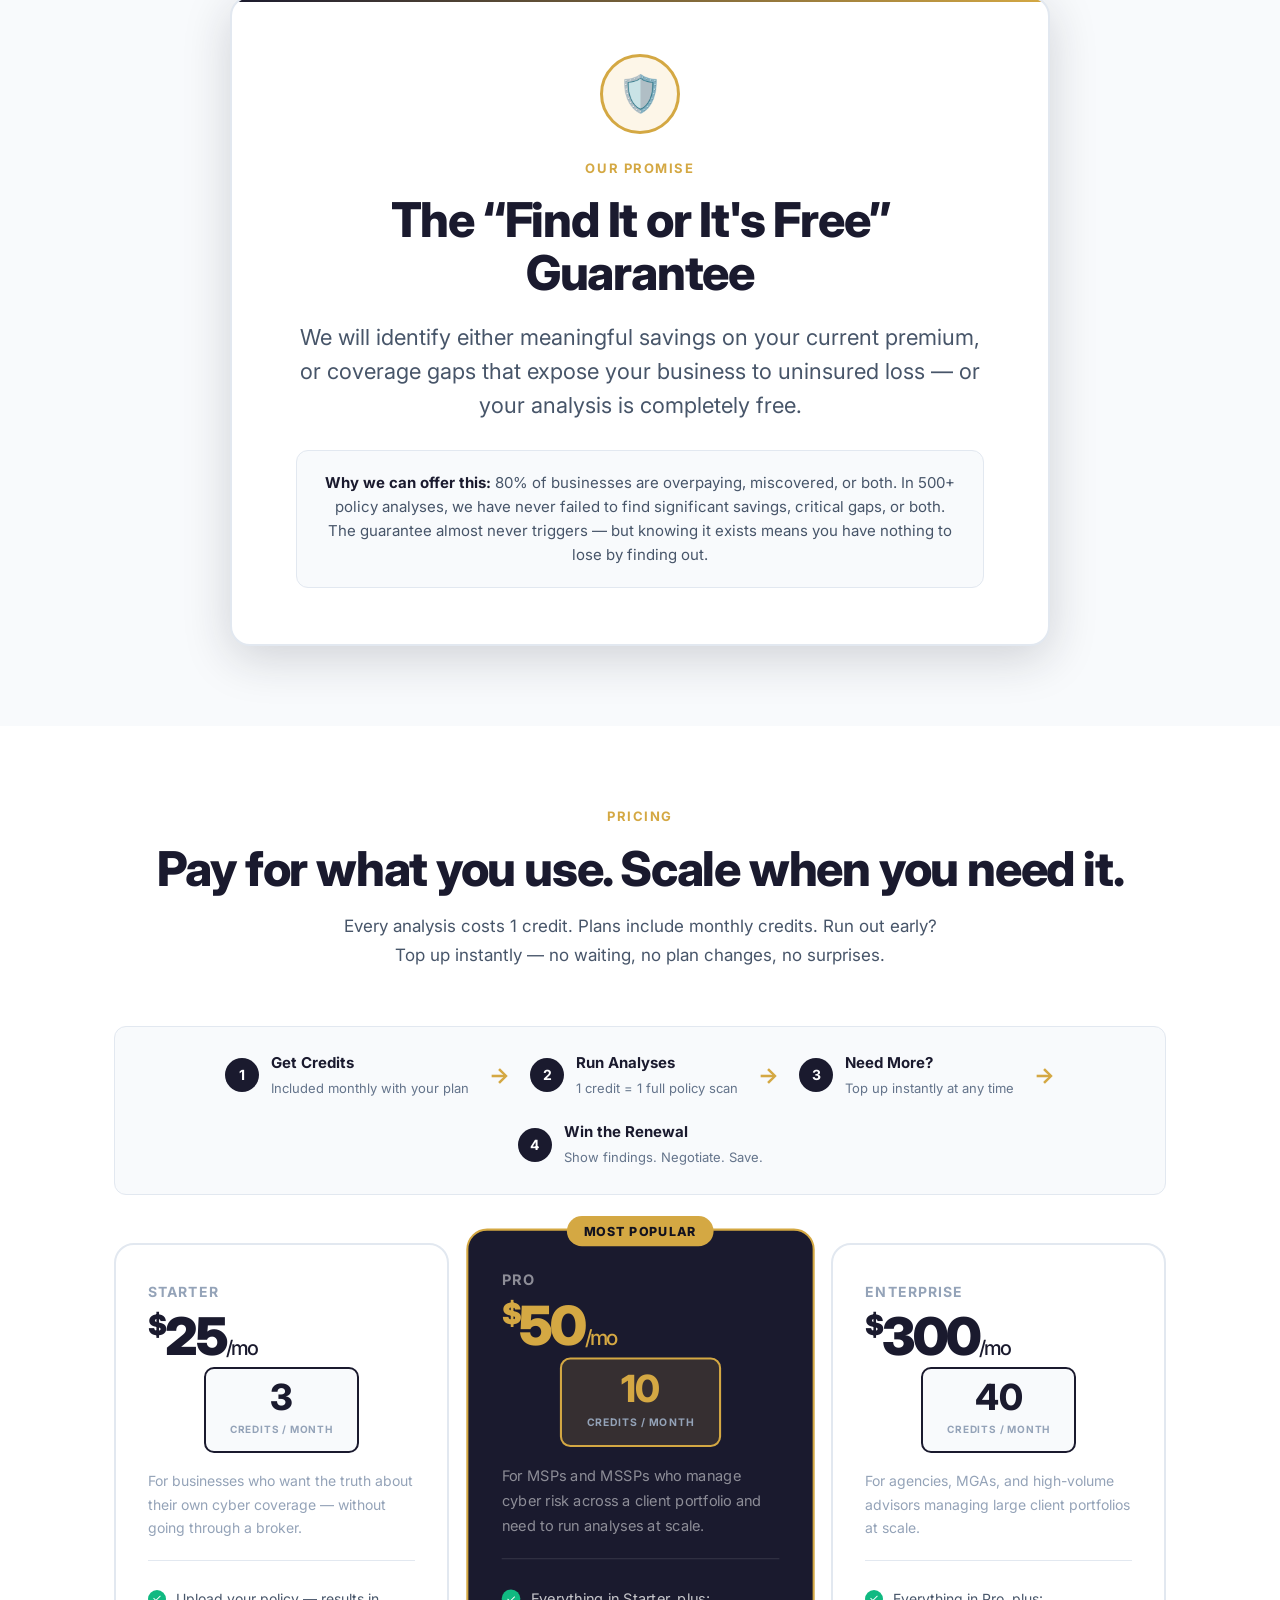
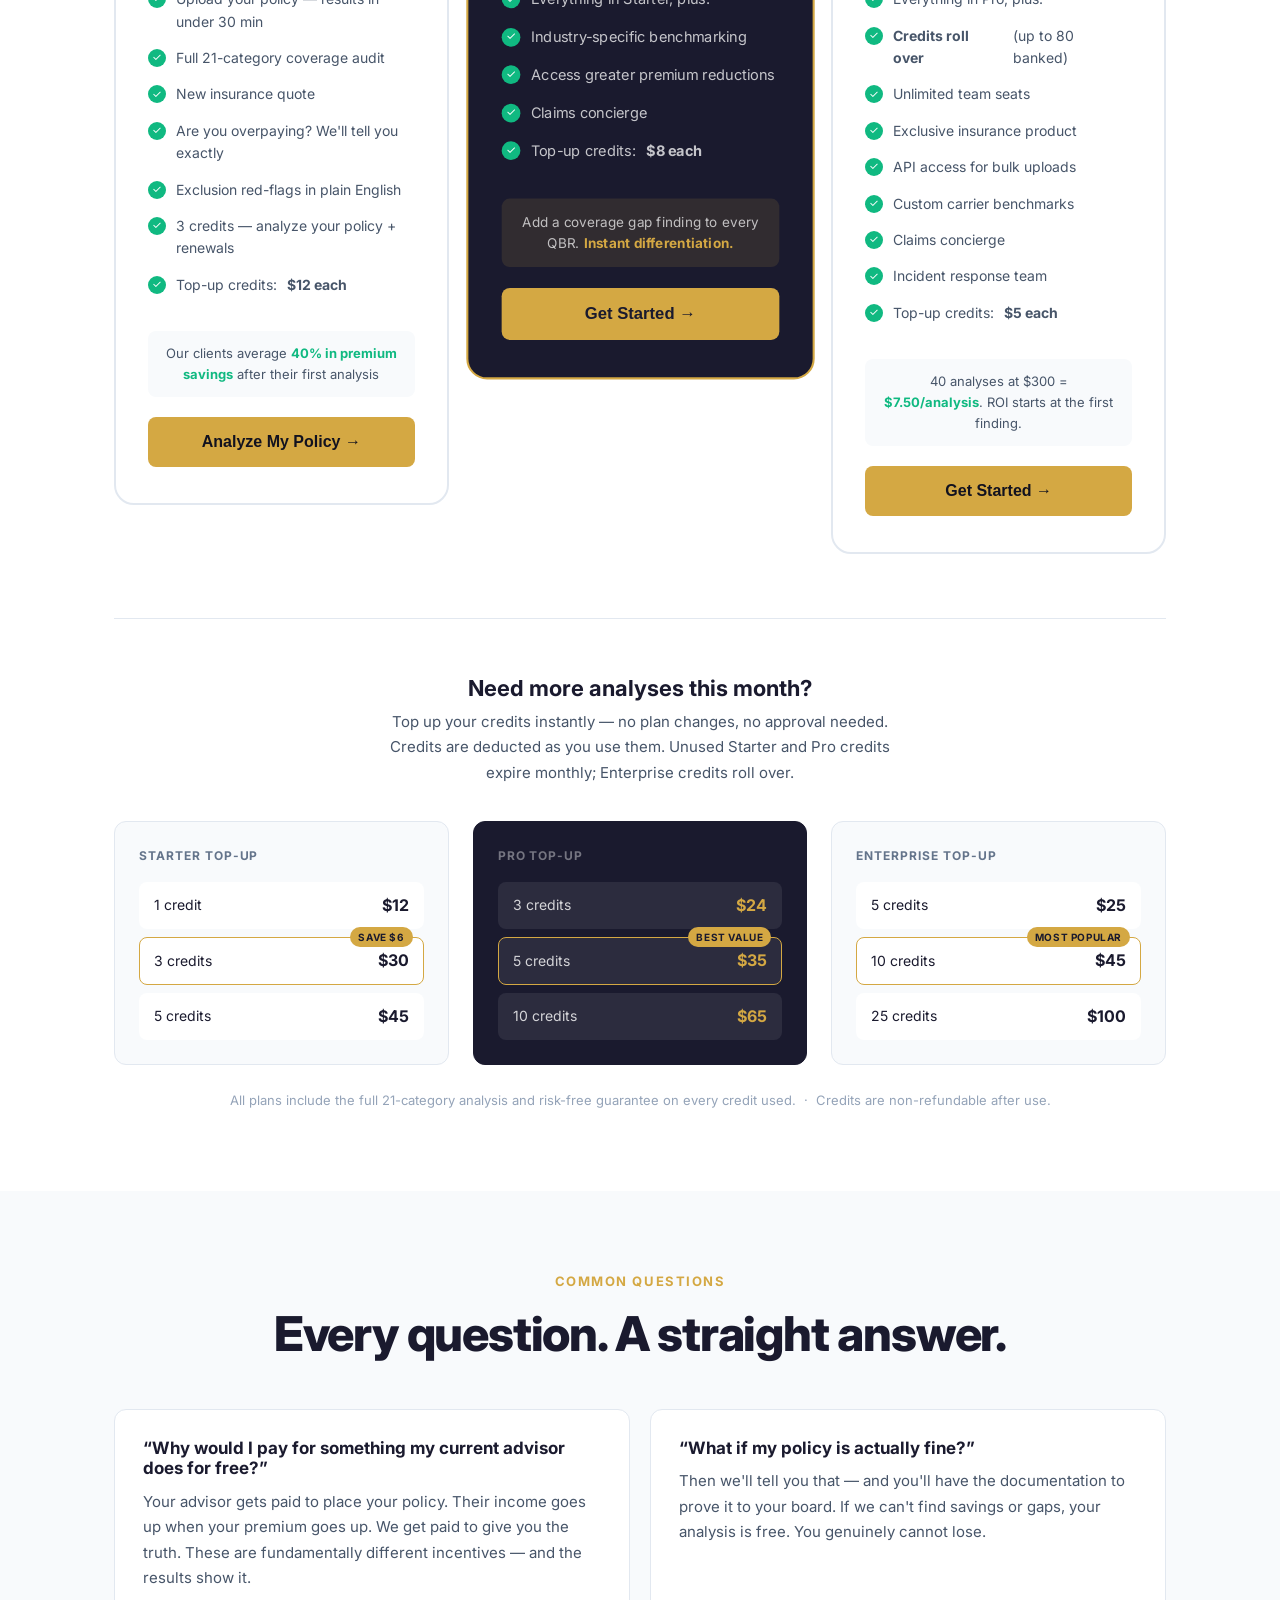
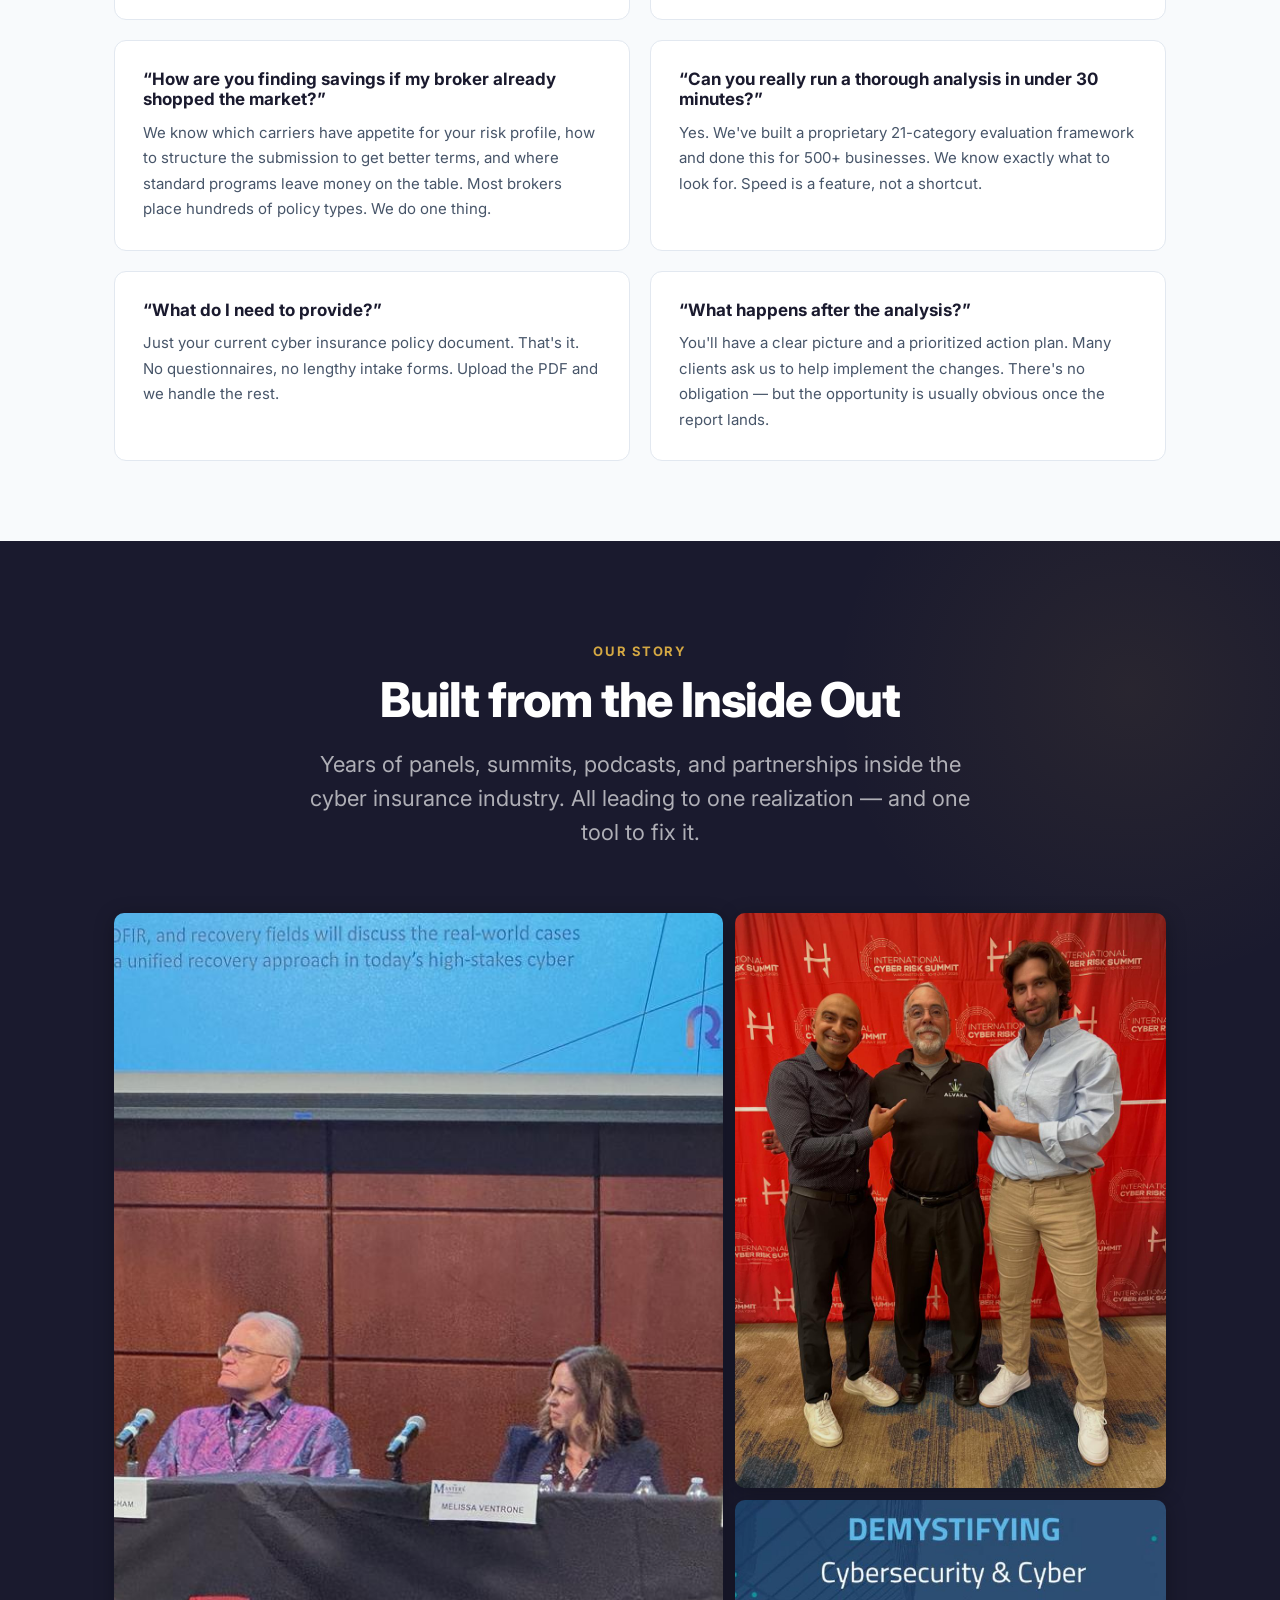
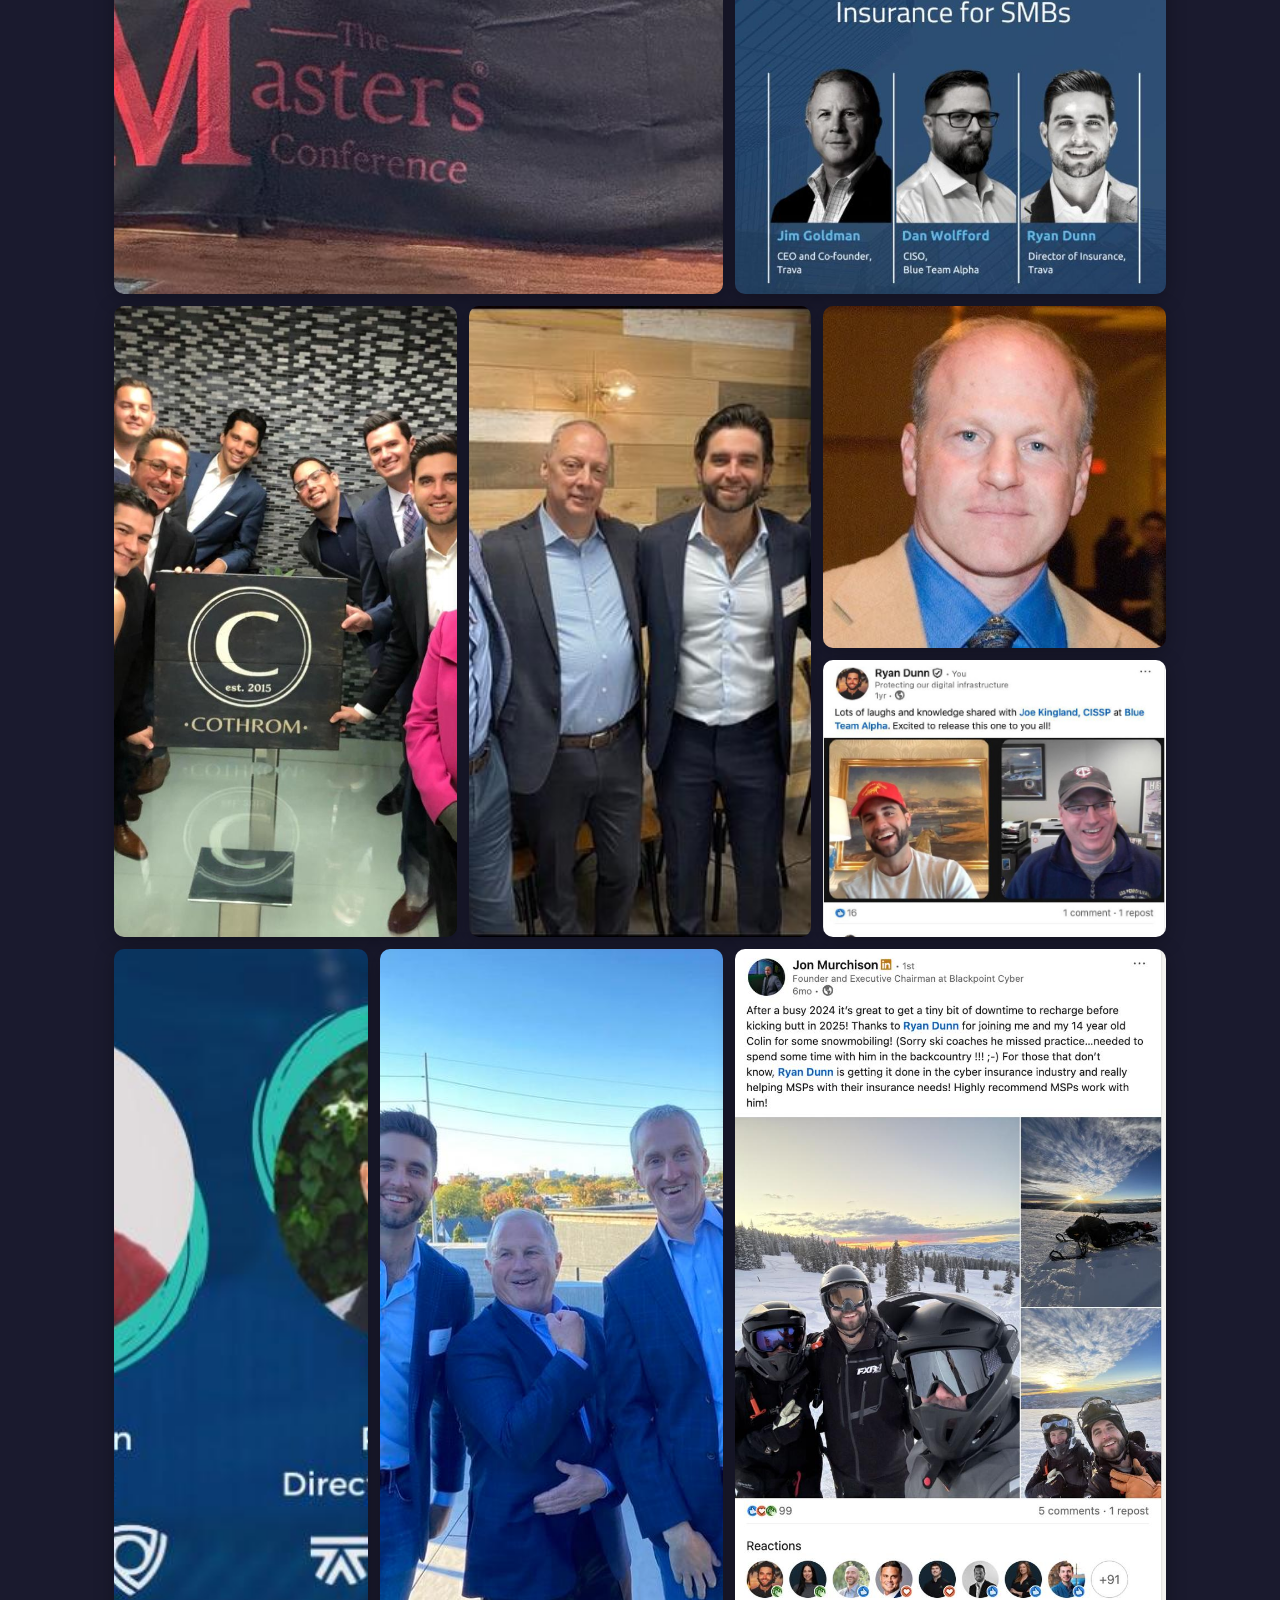
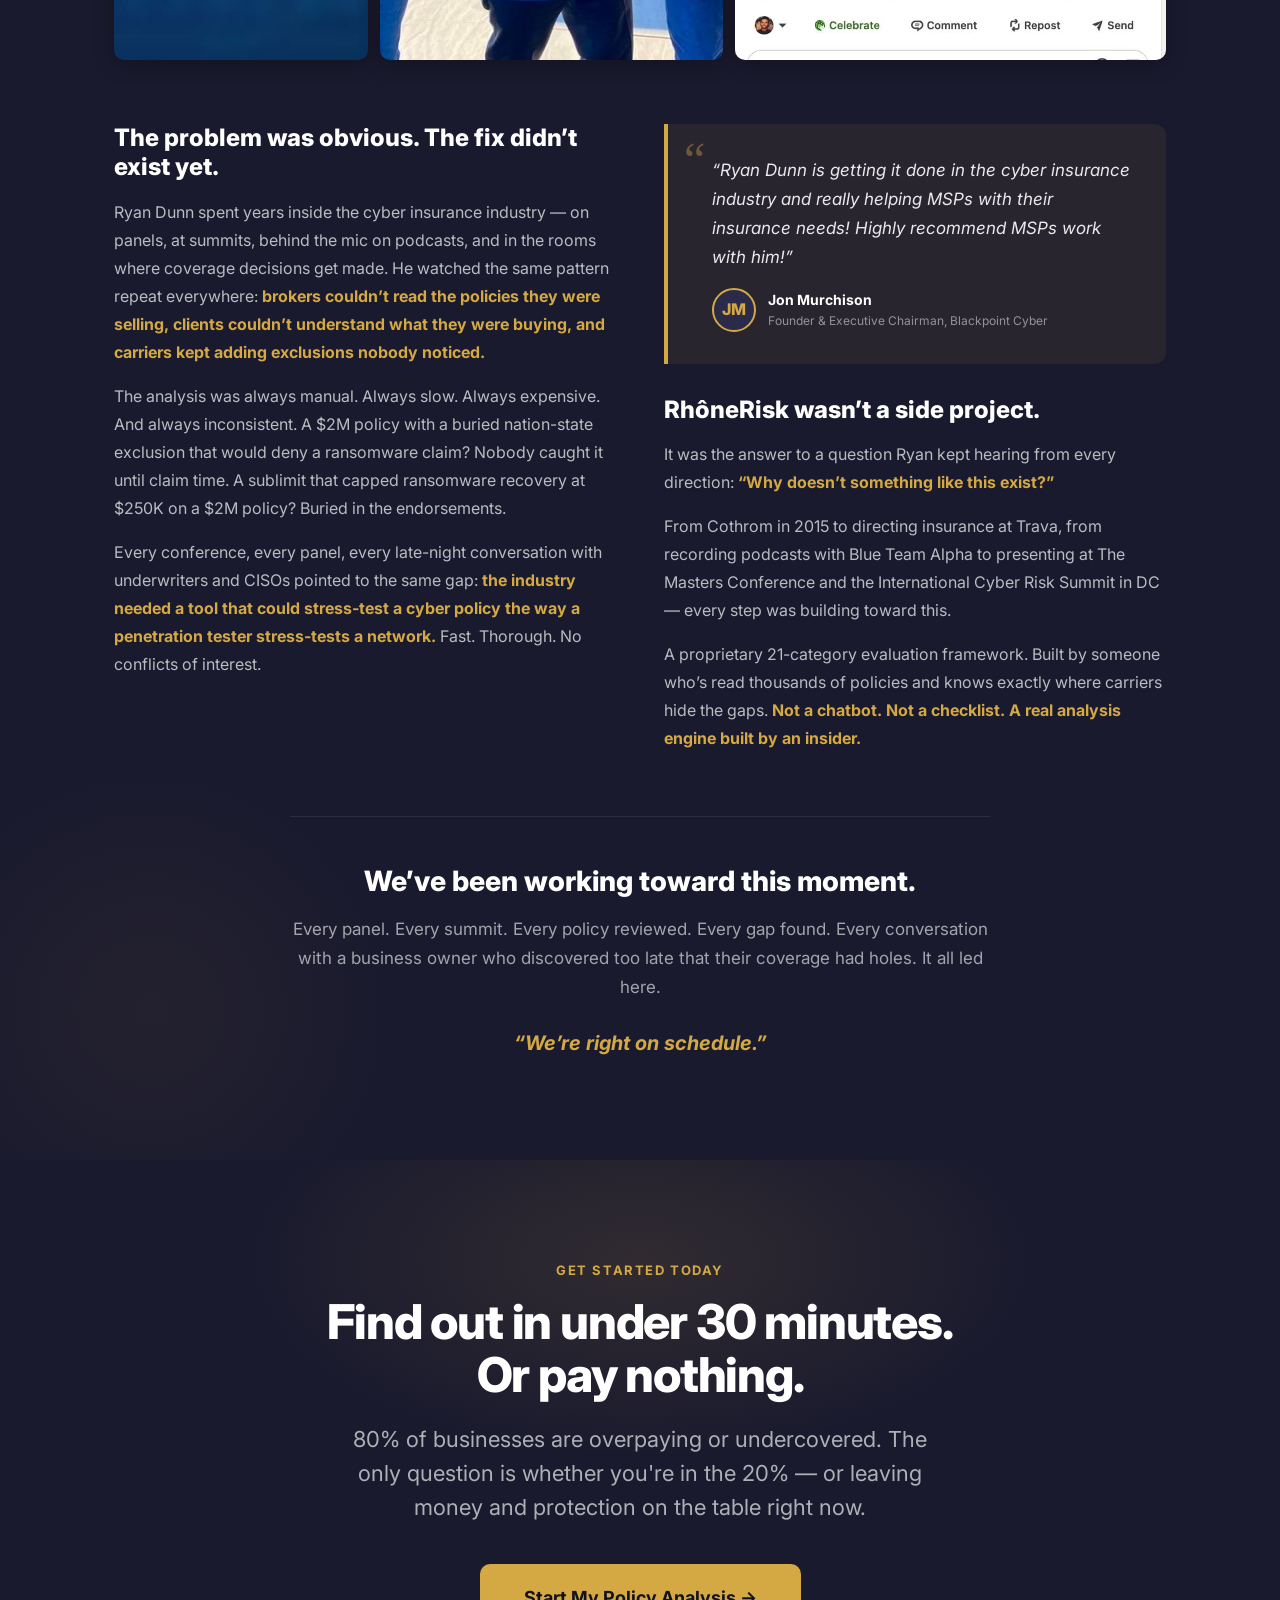
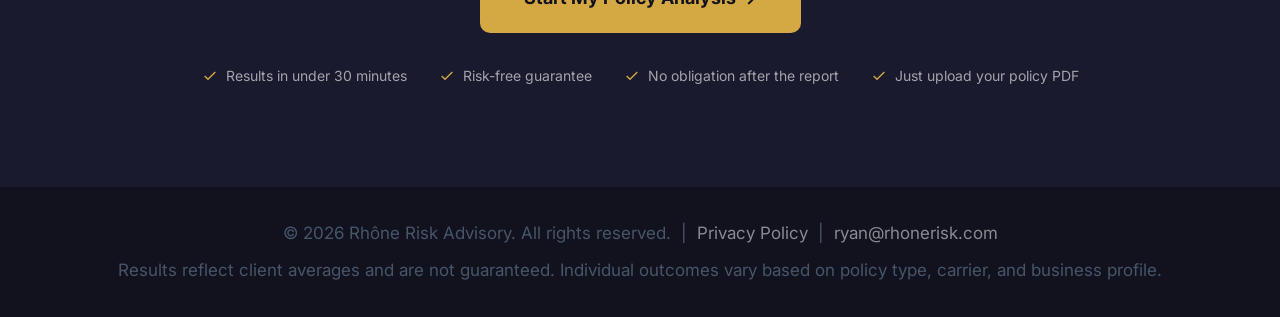
<file: static/landing.html>
<!DOCTYPE html>
<html lang="en">
<head>
  <meta charset="UTF-8" />
  <meta name="viewport" content="width=device-width, initial-scale=1.0" />
  <title>Is Your Cyber Insurance Actually Protecting You? | RhôneRisk</title>
  <meta name="description" content="80% of businesses are overpaying for cyber insurance. Our clients average 40% in savings and 60% more coverage. Results in under 30 minutes." />
  <link rel="preconnect" href="https://fonts.googleapis.com" />
  <link href="https://fonts.googleapis.com/css2?family=Inter:wght@400;500;600;700;800;900&display=swap" rel="stylesheet" />
  <link rel="icon" href="data:image/svg+xml,<svg xmlns='http://www.w3.org/2000/svg' viewBox='0 0 32 32'><rect width='32' height='32' rx='6' fill='%230CBDDB'/><text x='50%25' y='55%25' dominant-baseline='central' text-anchor='middle' font-family='Inter,sans-serif' font-weight='900' font-size='18' fill='%23162B4D'>R</text></svg>">
  <style>
    /* === RESET & BASE === */
    *, *::before, *::after { box-sizing: border-box; margin: 0; padding: 0; }
    html { scroll-behavior: smooth; }
    body {
      font-family: 'Inter', system-ui, sans-serif;
      color: #0f1923;
      background: #ffffff;
      line-height: 1.6;
      -webkit-font-smoothing: antialiased;
    }
    img { max-width: 100%; }
    a { text-decoration: none; color: inherit; }

    /* === BRAND TOKENS === */
    :root {
      --navy: #1a1a2e;
      --navy-dark: #12121f;
      --navy-light: #2a2a4a;
      --cyan: #d4a843;
      --cyan-dark: #b8923a;
      --cyan-light: #fdf6e8;
      --white: #ffffff;
      --gray-50: #f8fafc;
      --gray-100: #f1f5f9;
      --gray-200: #e2e8f0;
      --gray-400: #94a3b8;
      --gray-500: #64748b;
      --gray-600: #475569;
      --gray-800: #1e293b;
      --red: #ef4444;
      --green: #10b981;
      --gold: #f59e0b;
      --radius: 12px;
      --radius-lg: 20px;
      --shadow: 0 4px 24px rgba(26, 26, 46, 0.10);
      --shadow-lg: 0 12px 48px rgba(26, 26, 46, 0.18);
    }

    /* === LAYOUT === */
    .container { max-width: 1100px; margin: 0 auto; padding: 0 24px; }
    .container--narrow { max-width: 760px; margin: 0 auto; padding: 0 24px; }
    section { padding: 80px 0; }

    /* === TYPOGRAPHY === */
    .eyebrow {
      font-size: 13px; font-weight: 700; letter-spacing: 0.12em;
      text-transform: uppercase; color: var(--cyan);
    }
    h1 { font-size: clamp(36px, 5.5vw, 64px); font-weight: 900; line-height: 1.07; letter-spacing: -0.03em; }
    h2 { font-size: clamp(28px, 4vw, 48px); font-weight: 800; line-height: 1.1; letter-spacing: -0.025em; }
    h3 { font-size: clamp(20px, 2.5vw, 28px); font-weight: 700; line-height: 1.2; }
    p { font-size: 17px; line-height: 1.7; color: var(--gray-600); }
    .lead { font-size: clamp(18px, 2.2vw, 22px); line-height: 1.55; color: var(--gray-600); }

    /* === BUTTONS === */
    .btn {
      display: inline-flex; align-items: center; gap: 8px;
      padding: 16px 32px; border-radius: 8px; font-weight: 700;
      font-size: 16px; cursor: pointer; border: none;
      transition: all 0.18s ease; text-align: center; white-space: nowrap;
    }
    .btn--primary { background: var(--cyan); color: var(--navy-dark); }
    .btn--primary:hover { background: var(--cyan-dark); transform: translateY(-2px); box-shadow: 0 8px 24px rgba(212, 168, 67, 0.35); }
    .btn--primary-lg { padding: 20px 44px; font-size: 18px; border-radius: 10px; }
    .btn--outline { background: transparent; color: var(--white); border: 2px solid rgba(255,255,255,0.4); }
    .btn--outline:hover { border-color: var(--cyan); color: var(--cyan); }
    .btn--navy { background: var(--navy); color: var(--white); }
    .btn--navy:hover { background: var(--navy-light); transform: translateY(-2px); }

    /* === ANNOUNCEMENT BAR === */
    .announcement {
      background: var(--cyan); color: var(--navy-dark); text-align: center;
      padding: 10px 24px; font-size: 14px; font-weight: 600;
    }
    .announcement strong { font-weight: 800; }

    /* === NAV === */
    .lp-nav {
      background: var(--navy); padding: 18px 0; position: sticky;
      top: 0; z-index: 100; box-shadow: 0 2px 16px rgba(0,0,0,0.25);
    }
    .nav-inner { display: flex; align-items: center; justify-content: space-between; }
    .nav-logo { font-size: 22px; font-weight: 900; color: var(--white); letter-spacing: -0.03em; }
    .nav-logo span { color: var(--cyan); }
    .nav-cta { font-size: 14px; padding: 10px 22px; }
    .nav-links-lp { display: flex; align-items: center; gap: 24px; }
    .nav-links-lp a { color: rgba(255,255,255,0.7); font-size: 14px; font-weight: 500; transition: color 0.15s; }
    .nav-links-lp a:hover { color: var(--cyan); }

    /* === HERO === */
    .hero {
      background: var(--navy); color: var(--white); padding: 100px 0 96px;
      position: relative; overflow: hidden;
    }
    .hero::before {
      content: ''; position: absolute; top: -200px; right: -200px;
      width: 700px; height: 700px;
      background: radial-gradient(circle, rgba(212, 168, 67,0.12) 0%, transparent 70%);
      pointer-events: none;
    }
    .hero::after {
      content: ''; position: absolute; bottom: -150px; left: -100px;
      width: 500px; height: 500px;
      background: radial-gradient(circle, rgba(212, 168, 67,0.07) 0%, transparent 70%);
      pointer-events: none;
    }
    .hero-inner { position: relative; z-index: 1; text-align: center; }
    .hero-badge {
      display: inline-block; background: rgba(212, 168, 67, 0.15);
      border: 1px solid rgba(212, 168, 67, 0.35); color: var(--cyan);
      padding: 7px 18px; border-radius: 100px; font-size: 13px;
      font-weight: 700; letter-spacing: 0.08em; text-transform: uppercase;
      margin-bottom: 28px;
    }
    .hero h1 { color: var(--white); margin-bottom: 24px; }
    .hero h1 span { color: var(--cyan); }
    .hero .lead { color: rgba(255,255,255,0.75); max-width: 640px; margin: 0 auto 40px; }
    .hero-cta-group { display: flex; align-items: center; justify-content: center; gap: 16px; flex-wrap: wrap; margin-bottom: 56px; }
    .hero-trust {
      display: flex; align-items: center; justify-content: center; gap: 6px;
      font-size: 13px; color: rgba(255,255,255,0.5); flex-wrap: wrap;
    }
    .hero-trust .dot { width: 4px; height: 4px; background: rgba(255,255,255,0.3); border-radius: 50%; }

    /* === STAT STRIP === */
    .stat-strip { background: var(--cyan); padding: 0; }
    .stat-strip-inner { display: grid; grid-template-columns: repeat(3, 1fr); }
    .stat-item { text-align: center; padding: 32px 24px; border-right: 1px solid rgba(26, 26, 46, 0.15); }
    .stat-item:last-child { border-right: none; }
    .stat-number {
      font-size: clamp(36px, 4.5vw, 52px); font-weight: 900; color: var(--navy);
      letter-spacing: -0.04em; line-height: 1; display: block;
    }
    .stat-label { font-size: 14px; font-weight: 600; color: var(--navy-light); margin-top: 6px; }

    /* === PROBLEM SECTION === */
    .problem { background: var(--gray-50); }
    .problem-header { text-align: center; margin-bottom: 56px; }
    .problem-header h2 { color: var(--navy); margin-bottom: 16px; }
    .truths-grid { display: grid; grid-template-columns: repeat(auto-fit, minmax(300px, 1fr)); gap: 20px; }
    .truth-card {
      background: var(--white); border: 1px solid var(--gray-200);
      border-radius: var(--radius); padding: 28px; position: relative;
      transition: box-shadow 0.2s;
    }
    .truth-card:hover { box-shadow: var(--shadow); }
    .truth-number {
      width: 36px; height: 36px; background: var(--navy); color: var(--cyan);
      border-radius: 8px; display: flex; align-items: center; justify-content: center;
      font-weight: 900; font-size: 16px; margin-bottom: 16px;
    }
    .truth-card h3 { font-size: 18px; font-weight: 700; color: var(--navy); margin-bottom: 10px; }
    .truth-card p { font-size: 15px; color: var(--gray-600); }
    .truth-highlight {
      display: inline; background: linear-gradient(120deg, rgba(212, 168, 67,0.2) 0%, rgba(212, 168, 67,0.2) 100%);
      font-weight: 700; color: var(--navy);
    }

    /* === SOLUTION SECTION === */
    .solution { background: var(--white); }
    .solution-inner { text-align: center; }
    .solution-inner h2 { color: var(--navy); margin-bottom: 20px; }
    .solution-inner .lead { max-width: 680px; margin: 0 auto 56px; }
    .steps-grid { display: grid; grid-template-columns: repeat(3, 1fr); gap: 32px; margin-top: 48px; }
    .step-card {
      text-align: center; padding: 32px 24px; background: var(--gray-50);
      border-radius: var(--radius); border: 1px solid var(--gray-200); position: relative;
    }
    .step-icon {
      width: 56px; height: 56px; background: var(--navy); border-radius: 14px;
      display: flex; align-items: center; justify-content: center;
      margin: 0 auto 20px; font-size: 24px;
    }
    .step-card h3 { font-size: 18px; color: var(--navy); margin-bottom: 10px; }
    .step-card p { font-size: 15px; color: var(--gray-600); }
    .step-connector {
      position: absolute; top: 28px; right: -16px;
      width: 32px; height: 2px; background: var(--cyan); z-index: 1;
    }

    /* === VALUE STACK === */
    .value-stack { background: var(--navy); color: var(--white); }
    .value-stack-inner { text-align: center; }
    .value-stack-inner .eyebrow { margin-bottom: 12px; }
    .value-stack-inner h2 { color: var(--white); margin-bottom: 16px; }
    .value-stack-inner .lead { color: rgba(255,255,255,0.65); max-width: 620px; margin: 0 auto 48px; }
    .stack-table {
      width: 100%; border-collapse: collapse; margin-bottom: 32px;
      background: rgba(255,255,255,0.04); border-radius: var(--radius); overflow: hidden;
    }
    .stack-table th {
      background: rgba(212, 168, 67, 0.15); color: var(--cyan);
      font-size: 12px; font-weight: 700; letter-spacing: 0.1em;
      text-transform: uppercase; padding: 14px 20px; text-align: left;
    }
    .stack-table th:last-child { text-align: right; }
    .stack-table td {
      padding: 16px 20px; font-size: 15px;
      border-bottom: 1px solid rgba(255,255,255,0.06); color: rgba(255,255,255,0.85);
    }
    .stack-table td:last-child { text-align: right; color: var(--cyan); font-weight: 700; }
    .stack-table tr:last-child td { border-bottom: none; }
    .stack-table tr:hover td { background: rgba(255,255,255,0.03); }
    .stack-total-row td {
      background: rgba(212, 168, 67, 0.1) !important; font-weight: 800; font-size: 17px;
      color: var(--white) !important; border-top: 2px solid rgba(212, 168, 67, 0.4);
    }
    .stack-total-row td:last-child { color: var(--cyan) !important; font-size: 22px; }
    .vs-price {
      background: rgba(212, 168, 67, 0.1); border: 2px solid rgba(212, 168, 67, 0.3);
      border-radius: var(--radius); padding: 28px 32px;
      display: flex; align-items: center; justify-content: space-between;
      gap: 24px; flex-wrap: wrap; text-align: left;
    }
    .vs-left { flex: 1; }
    .vs-left h3 { color: var(--white); font-size: 22px; margin-bottom: 6px; }
    .vs-left p { color: rgba(255,255,255,0.6); font-size: 15px; }
    .vs-right { text-align: right; }
    .vs-strikethrough { font-size: 24px; color: rgba(255,255,255,0.3); text-decoration: line-through; margin-bottom: 4px; }
    .vs-price-tag { font-size: 48px; font-weight: 900; color: var(--cyan); line-height: 1; letter-spacing: -0.03em; }
    .vs-price-tag sup { font-size: 28px; vertical-align: top; margin-top: 6px; }
    .vs-price-sub { font-size: 13px; color: rgba(255,255,255,0.5); margin-top: 4px; }

    /* === SOCIAL PROOF === */
    .proof { background: var(--white); }
    .proof-header { text-align: center; margin-bottom: 48px; }
    .proof-header h2 { color: var(--navy); margin-bottom: 12px; }
    .proof-grid { display: grid; grid-template-columns: repeat(3, 1fr); gap: 24px; }
    .proof-card {
      background: var(--gray-50); border: 1px solid var(--gray-200);
      border-radius: var(--radius); padding: 28px;
    }
    .proof-stars { color: var(--gold); font-size: 18px; margin-bottom: 14px; letter-spacing: 2px; }
    .proof-card blockquote {
      font-size: 16px; color: var(--gray-800); font-style: italic;
      line-height: 1.65; margin-bottom: 20px;
    }
    .proof-author { display: flex; align-items: center; gap: 12px; }
    .proof-avatar {
      width: 40px; height: 40px; background: var(--navy); border-radius: 50%;
      display: flex; align-items: center; justify-content: center;
      font-size: 16px; font-weight: 800; color: var(--cyan);
    }
    .proof-name { font-size: 14px; font-weight: 700; color: var(--navy); }
    .proof-title { font-size: 13px; color: var(--gray-400); }
    .proof-result {
      display: inline-block; background: var(--cyan-light); color: var(--navy);
      font-size: 12px; font-weight: 700; padding: 4px 10px;
      border-radius: 100px; margin-top: 8px;
    }

    /* === GUARANTEE === */
    .guarantee { background: var(--gray-50); }
    .guarantee-card {
      max-width: 820px; margin: 0 auto; background: var(--white);
      border-radius: var(--radius-lg); padding: 56px 64px;
      box-shadow: var(--shadow-lg); text-align: center;
      border: 2px solid var(--gray-200); position: relative; overflow: hidden;
    }
    .guarantee-card::before {
      content: ''; position: absolute; top: 0; left: 0; right: 0;
      height: 4px; background: linear-gradient(90deg, var(--navy), var(--cyan));
    }
    .guarantee-icon {
      width: 80px; height: 80px; background: var(--cyan-light);
      border: 3px solid var(--cyan); border-radius: 50%;
      display: flex; align-items: center; justify-content: center;
      margin: 0 auto 24px; font-size: 36px;
    }
    .guarantee-card h2 { color: var(--navy); margin-bottom: 20px; }
    .guarantee-card .lead { color: var(--gray-600); margin-bottom: 28px; }
    .guarantee-detail {
      background: var(--gray-50); border: 1px solid var(--gray-200);
      border-radius: var(--radius); padding: 20px 24px;
      font-size: 15px; color: var(--gray-600);
    }
    .guarantee-detail strong { color: var(--navy); }

    /* === PRICING === */
    .pricing { background: var(--white); }
    .pricing-header { text-align: center; margin-bottom: 56px; }
    .pricing-header h2 { color: var(--navy); margin-bottom: 16px; }
    .pricing-grid { display: grid; grid-template-columns: repeat(3, 1fr); gap: 24px; align-items: start; }
    .pricing-card {
      background: var(--white); border: 2px solid var(--gray-200);
      border-radius: var(--radius-lg); padding: 36px 32px;
      position: relative; transition: box-shadow 0.2s;
    }
    .pricing-card:hover { box-shadow: var(--shadow-lg); }
    .pricing-card--featured {
      background: var(--navy); border-color: var(--cyan); transform: scale(1.04);
    }
    .popular-badge {
      position: absolute; top: -14px; left: 50%; transform: translateX(-50%);
      background: var(--cyan); color: var(--navy-dark); font-size: 12px;
      font-weight: 800; letter-spacing: 0.08em; text-transform: uppercase;
      padding: 5px 16px; border-radius: 100px; white-space: nowrap;
    }
    .pricing-name {
      font-size: 14px; font-weight: 700; letter-spacing: 0.08em;
      text-transform: uppercase; color: var(--gray-400); margin-bottom: 8px;
    }
    .pricing-card--featured .pricing-name { color: rgba(255,255,255,0.5); }
    .pricing-price {
      font-size: 52px; font-weight: 900; color: var(--navy);
      letter-spacing: -0.04em; line-height: 1; margin-bottom: 4px;
    }
    .pricing-card--featured .pricing-price { color: var(--cyan); }
    .pricing-price sup { font-size: 28px; vertical-align: top; margin-top: 8px; }
    .pricing-context { font-size: 14px; color: var(--gray-400); margin-bottom: 24px; }
    .pricing-card--featured .pricing-context { color: rgba(255,255,255,0.4); }
    .pricing-divider { border: none; border-top: 1px solid var(--gray-200); margin: 20px 0; }
    .pricing-card--featured .pricing-divider { border-color: rgba(255,255,255,0.12); }
    .pricing-card h3 { font-size: 18px; color: var(--navy); margin-bottom: 6px; font-weight: 700; }
    .pricing-card--featured h3 { color: var(--white); }
    .pricing-card .pricing-desc { font-size: 14px; color: var(--gray-400); margin-bottom: 20px; }
    .pricing-card--featured .pricing-desc { color: rgba(255,255,255,0.5); }
    .features-list { list-style: none; margin-bottom: 28px; }
    .features-list li {
      font-size: 14px; color: var(--gray-600); padding: 7px 0;
      display: flex; align-items: flex-start; gap: 10px;
    }
    .pricing-card--featured .features-list li { color: rgba(255,255,255,0.75); }
    .check-icon {
      width: 18px; height: 18px; min-width: 18px; background: var(--green);
      border-radius: 50%; display: flex; align-items: center; justify-content: center;
      margin-top: 2px; font-size: 11px; color: white;
    }
    .roi-callout {
      background: var(--gray-50); border-radius: 8px; padding: 12px 16px;
      font-size: 13px; color: var(--gray-600); text-align: center; margin-bottom: 20px;
    }
    .pricing-card--featured .roi-callout {
      background: rgba(212, 168, 67, 0.1); color: rgba(255,255,255,0.7);
    }
    .roi-callout strong { color: var(--green); }
    .pricing-card--featured .roi-callout strong { color: var(--cyan); }
    .pricing-setup { font-size: 13px; color: var(--gray-400); margin-bottom: 16px; }
    .pricing-card--featured .pricing-setup { color: rgba(255,255,255,0.4); }
    .price-period { font-size: 20px; font-weight: 500; }
    .credit-badge-wrap { display: flex; justify-content: center; margin-bottom: 16px; }
    .credit-badge {
      background: var(--gray-50); border: 2px solid var(--navy);
      border-radius: 10px; padding: 10px 24px; text-align: center;
    }
    .credit-badge--featured { background: rgba(212, 168, 67,0.15); border-color: var(--cyan); }
    .credit-num { display: block; font-size: 36px; font-weight: 800; color: var(--navy); line-height: 1; }
    .credit-badge--featured .credit-num { color: var(--cyan); }
    .credit-label { font-size: 10px; text-transform: uppercase; letter-spacing: 0.08em; color: var(--gray-400); font-weight: 700; }

    /* Credits how */
    .credits-how {
      display: flex; align-items: center; justify-content: center;
      gap: 20px; margin-bottom: 48px; flex-wrap: wrap;
      background: var(--gray-50); border-radius: 12px; padding: 24px 32px;
      border: 1px solid var(--gray-200);
    }
    .credit-step { display: flex; align-items: center; gap: 12px; }
    .credit-step-num {
      width: 34px; height: 34px; background: var(--navy); color: white;
      border-radius: 50%; display: flex; align-items: center; justify-content: center;
      font-weight: 700; font-size: 14px; flex-shrink: 0;
    }
    .credit-step strong { display: block; font-size: 15px; color: var(--navy); font-weight: 700; }
    .credit-step span { font-size: 13px; color: var(--gray-500); }
    .credit-arrow { font-size: 22px; color: var(--cyan); font-weight: 700; }

    /* Top-up */
    .topup-section { margin-top: 64px; padding-top: 56px; border-top: 1px solid var(--gray-200); }
    .topup-header { text-align: center; margin-bottom: 36px; }
    .topup-header h3 { font-size: 22px; color: var(--navy); margin-bottom: 8px; font-weight: 700; }
    .topup-header p { font-size: 15px; color: var(--gray-600); max-width: 520px; margin: 0 auto; }
    .topup-grid { display: grid; grid-template-columns: repeat(3,1fr); gap: 24px; }
    .topup-card { background: var(--gray-50); border-radius: 12px; padding: 24px; border: 1px solid var(--gray-200); }
    .topup-card--featured { background: var(--navy); border-color: var(--navy); }
    .topup-tier {
      font-size: 12px; font-weight: 700; text-transform: uppercase;
      letter-spacing: 0.08em; color: var(--gray-500); margin-bottom: 16px;
    }
    .topup-card--featured .topup-tier { color: rgba(255,255,255,0.4); }
    .topup-packs { display: flex; flex-direction: column; gap: 8px; }
    .topup-pack {
      display: flex; align-items: center; justify-content: space-between;
      padding: 10px 14px; background: white; border-radius: 8px;
      font-size: 14px; color: var(--navy); position: relative;
      border: 1.5px solid transparent;
    }
    .topup-card--featured .topup-pack { background: rgba(255,255,255,0.08); color: rgba(255,255,255,0.8); }
    .topup-pack strong { font-size: 16px; font-weight: 700; color: var(--navy); }
    .topup-card--featured .topup-pack strong { color: var(--cyan); }
    .topup-pack--best { border-color: var(--cyan); }
    .topup-save {
      position: absolute; right: 10px; top: -11px;
      background: var(--cyan); color: var(--navy); font-size: 10px; font-weight: 700;
      padding: 2px 8px; border-radius: 20px; text-transform: uppercase;
      letter-spacing: 0.06em; white-space: nowrap;
    }
    .credit-note { text-align: center; margin-top: 24px; font-size: 13px; color: var(--gray-400); }

    /* === FAQ === */
    .faq { background: var(--gray-50); }
    .faq-header { text-align: center; margin-bottom: 48px; }
    .faq-header h2 { color: var(--navy); margin-bottom: 12px; }
    .faq-grid { display: grid; grid-template-columns: repeat(2, 1fr); gap: 20px; }
    .faq-item {
      background: var(--white); border: 1px solid var(--gray-200);
      border-radius: var(--radius); padding: 28px;
    }
    .faq-item h3 { font-size: 17px; color: var(--navy); margin-bottom: 10px; font-weight: 700; }
    .faq-item p { font-size: 15px; color: var(--gray-600); }

    /* === FINAL CTA === */
    .final-cta {
      background: var(--navy); color: var(--white); text-align: center;
      padding: 100px 0; position: relative; overflow: hidden;
    }
    .final-cta::before {
      content: ''; position: absolute; top: -100px; left: 50%; transform: translateX(-50%);
      width: 800px; height: 400px;
      background: radial-gradient(ellipse, rgba(212, 168, 67,0.12) 0%, transparent 70%);
    }
    .final-cta-inner { position: relative; z-index: 1; }
    .final-cta .eyebrow { margin-bottom: 16px; }
    .final-cta h2 { color: var(--white); margin-bottom: 20px; }
    .final-cta .lead { color: rgba(255,255,255,0.65); max-width: 580px; margin: 0 auto 40px; }
    .final-cta-detail {
      display: flex; align-items: center; justify-content: center;
      gap: 32px; flex-wrap: wrap; margin-top: 32px;
    }
    .cta-feature { display: flex; align-items: center; gap: 8px; font-size: 14px; color: rgba(255,255,255,0.6); }
    .cta-feature svg { color: var(--cyan); }

    /* === FOOTER === */
    .lp-footer {
      background: var(--navy-dark); color: rgba(255,255,255,0.4);
      padding: 32px 0; text-align: center; font-size: 13px;
    }
    .lp-footer a { color: rgba(255,255,255,0.5); }
    .lp-footer a:hover { color: var(--cyan); }

    /* === UTILITY === */
    .text-center { text-align: center; }
    .mt-8 { margin-top: 8px; }
    .mt-16 { margin-top: 16px; }
    .mt-24 { margin-top: 24px; }
    .mt-32 { margin-top: 32px; }
    .mt-48 { margin-top: 48px; }
    .mb-16 { margin-bottom: 16px; }
    .mb-24 { margin-bottom: 24px; }
    .mb-32 { margin-bottom: 32px; }

    /* === RESPONSIVE === */
    @media (max-width: 900px) {
      section { padding: 60px 0; }
      .pricing-grid { grid-template-columns: 1fr; max-width: 420px; margin: 0 auto; }
      .pricing-card--featured { transform: none; }
      .topup-grid { grid-template-columns: 1fr; }
      .credits-how { gap: 12px; padding: 20px; }
      .credit-arrow { transform: rotate(90deg); }
      .steps-grid { grid-template-columns: 1fr; }
      .step-connector { display: none; }
      .faq-grid { grid-template-columns: 1fr; }
      .proof-grid { grid-template-columns: 1fr; }
      .stat-strip-inner { grid-template-columns: 1fr; }
      .stat-item { border-right: none; border-bottom: 1px solid rgba(26, 26, 46, 0.15); }
      .stat-item:last-child { border-bottom: none; }
      .guarantee-card { padding: 40px 28px; }
      .nav-links-lp { display: none; }
      .hero { padding: 72px 0 64px; }
      .hero h1 { font-size: clamp(30px, 7vw, 48px); }
      .vs-price { flex-direction: column; text-align: center; }
      .vs-left { text-align: center; }
      .vs-right { text-align: center; }
    }

    @media (max-width: 480px) {
      .hero-cta-group { flex-direction: column; }
      .hero-trust { flex-direction: column; gap: 4px; }
      .hero-trust .dot { display: none; }
      .btn--primary-lg { padding: 16px 32px; font-size: 16px; }
    }

    /* === OUR STORY === */
    .our-story {
      background: var(--navy); color: var(--white); position: relative; overflow: hidden;
      padding: 100px 0;
    }
    .our-story::before {
      content: ''; position: absolute; top: -150px; right: -150px;
      width: 600px; height: 600px;
      background: radial-gradient(circle, rgba(212,168,67,0.08) 0%, transparent 70%);
      pointer-events: none;
    }
    .our-story::after {
      content: ''; position: absolute; bottom: -100px; left: -100px;
      width: 500px; height: 500px;
      background: radial-gradient(circle, rgba(212,168,67,0.05) 0%, transparent 70%);
      pointer-events: none;
    }
    .our-story-inner { position: relative; z-index: 1; }
    .our-story .eyebrow { margin-bottom: 12px; }
    .our-story-header { text-align: center; margin-bottom: 64px; }
    .our-story-header h2 { color: var(--white); margin-bottom: 20px; }
    .our-story-header .lead { color: rgba(255,255,255,0.65); max-width: 680px; margin: 0 auto; }

    /* Photo mosaic grid */
    .story-mosaic {
      display: grid;
      grid-template-columns: repeat(12, 1fr);
      grid-auto-rows: minmax(80px, auto);
      gap: 12px;
      margin-bottom: 64px;
    }
    .story-photo {
      border-radius: 10px; overflow: hidden; position: relative;
      box-shadow: 0 4px 20px rgba(0,0,0,0.3);
      transition: transform 0.3s ease, box-shadow 0.3s ease;
    }
    .story-photo:hover {
      transform: scale(1.03); z-index: 2;
      box-shadow: 0 8px 32px rgba(0,0,0,0.5);
    }
    .story-photo img {
      width: 100%; height: 100%; object-fit: cover; display: block;
    }
    .story-photo .photo-caption {
      position: absolute; bottom: 0; left: 0; right: 0;
      background: linear-gradient(transparent, rgba(0,0,0,0.85));
      padding: 32px 14px 10px; font-size: 11px; color: rgba(255,255,255,0.8);
      font-weight: 500; letter-spacing: 0.02em; line-height: 1.4;
      opacity: 0; transition: opacity 0.3s ease;
    }
    .story-photo:hover .photo-caption { opacity: 1; }

    /* Mosaic layout positions */
    .sp-1 { grid-column: 1 / 8; grid-row: 1 / 4; }   /* Masters panel — large hero */
    .sp-2 { grid-column: 8 / 13; grid-row: 1 / 3; }   /* Cyber Risk Summit DC */
    .sp-3 { grid-column: 8 / 13; grid-row: 3 / 4; }   /* Webinar panel */
    .sp-4 { grid-column: 1 / 5; grid-row: 4 / 6; }    /* Cothrom team */
    .sp-5 { grid-column: 5 / 9; grid-row: 4 / 6; }    /* Networking event */
    .sp-6 { grid-column: 9 / 13; grid-row: 4 / 5; }   /* Partner headshot */
    .sp-7 { grid-column: 9 / 13; grid-row: 5 / 6; }   /* Podcast */
    .sp-8 { grid-column: 1 / 4; grid-row: 6 / 8; }    /* Ostra/Trava */
    .sp-9 { grid-column: 4 / 8; grid-row: 6 / 8; }    /* Rooftop event */
    .sp-10 { grid-column: 8 / 13; grid-row: 6 / 8; }  /* Murchison endorsement */

    /* Narrative blocks */
    .story-narrative {
      display: grid; grid-template-columns: 1fr 1fr; gap: 48px;
      margin-bottom: 64px; align-items: start;
    }
    .story-text h3 {
      font-size: 24px; font-weight: 800; color: var(--white);
      margin-bottom: 16px; line-height: 1.2;
    }
    .story-text p {
      font-size: 16px; line-height: 1.75; color: rgba(255,255,255,0.7);
      margin-bottom: 16px;
    }
    .story-text p:last-child { margin-bottom: 0; }
    .story-text strong { color: var(--cyan); font-weight: 700; }

    /* Pull quote */
    .story-pullquote {
      background: rgba(212,168,67,0.08);
      border-left: 4px solid var(--cyan);
      border-radius: 0 12px 12px 0;
      padding: 32px 36px; position: relative;
    }
    .story-pullquote::before {
      content: '\201C'; position: absolute; top: 12px; left: 16px;
      font-size: 48px; color: var(--cyan); opacity: 0.4;
      font-family: Georgia, serif; line-height: 1;
    }
    .story-pullquote blockquote {
      font-size: 17px; font-style: italic; color: rgba(255,255,255,0.9);
      line-height: 1.7; margin-bottom: 16px; padding-left: 8px;
    }
    .story-pullquote-author {
      display: flex; align-items: center; gap: 12px; padding-left: 8px;
    }
    .story-pullquote-avatar {
      width: 44px; height: 44px; background: var(--navy-light); border: 2px solid var(--cyan);
      border-radius: 50%; display: flex; align-items: center; justify-content: center;
      font-size: 16px; font-weight: 800; color: var(--cyan);
    }
    .story-pullquote-name { font-size: 14px; font-weight: 700; color: var(--white); }
    .story-pullquote-title { font-size: 12px; color: rgba(255,255,255,0.5); }

    /* Closing statement */
    .story-closing {
      text-align: center; max-width: 700px; margin: 0 auto;
      padding-top: 48px; border-top: 1px solid rgba(255,255,255,0.08);
    }
    .story-closing h3 {
      font-size: 28px; font-weight: 800; color: var(--white);
      margin-bottom: 16px; line-height: 1.2;
    }
    .story-closing p {
      font-size: 17px; color: rgba(255,255,255,0.6); line-height: 1.7;
    }
    .story-closing .story-tagline {
      font-size: 20px; font-weight: 700; color: var(--cyan);
      margin-top: 24px; font-style: italic;
    }

    /* Responsive for Our Story */
    @media (max-width: 900px) {
      .story-mosaic {
        grid-template-columns: repeat(6, 1fr);
        grid-auto-rows: minmax(60px, auto);
      }
      .sp-1 { grid-column: 1 / 7; grid-row: 1 / 3; }
      .sp-2 { grid-column: 1 / 4; grid-row: 3 / 5; }
      .sp-3 { grid-column: 4 / 7; grid-row: 3 / 5; }
      .sp-4 { grid-column: 1 / 4; grid-row: 5 / 7; }
      .sp-5 { grid-column: 4 / 7; grid-row: 5 / 7; }
      .sp-6 { grid-column: 1 / 3; grid-row: 7 / 8; }
      .sp-7 { grid-column: 3 / 5; grid-row: 7 / 8; }
      .sp-8 { grid-column: 5 / 7; grid-row: 7 / 8; }
      .sp-9 { grid-column: 1 / 4; grid-row: 8 / 10; }
      .sp-10 { grid-column: 4 / 7; grid-row: 8 / 10; }
      .story-narrative { grid-template-columns: 1fr; gap: 32px; }
    }
    @media (max-width: 480px) {
      .story-mosaic {
        grid-template-columns: 1fr 1fr;
        grid-auto-rows: minmax(100px, auto);
      }
      .sp-1 { grid-column: 1 / 3; grid-row: auto; }
      .sp-2 { grid-column: 1 / 2; grid-row: auto; }
      .sp-3 { grid-column: 2 / 3; grid-row: auto; }
      .sp-4 { grid-column: 1 / 3; grid-row: auto; }
      .sp-5 { grid-column: 1 / 2; grid-row: auto; }
      .sp-6 { grid-column: 2 / 3; grid-row: auto; }
      .sp-7 { grid-column: 1 / 3; grid-row: auto; }
      .sp-8 { grid-column: 1 / 2; grid-row: auto; }
      .sp-9 { grid-column: 2 / 3; grid-row: auto; }
      .sp-10 { grid-column: 1 / 3; grid-row: auto; }
      .story-pullquote { padding: 24px 20px; }
    }
  </style>
</head>
<body>

<!-- ANNOUNCEMENT BAR -->
<div class="announcement">
  &#128274; Limited spots available this month. <strong>Only 12 analysis slots remaining.</strong>
</div>

<!-- NAV -->
<nav class="lp-nav">
  <div class="container nav-inner">
    <a href="/" class="nav-logo">Rh&ocirc;ne<span>Risk</span></a>
    <div class="nav-links-lp">
      <a href="#how-it-works">How It Works</a>
      <a href="#pricing">Pricing</a>
      <a href="#faq-section">FAQ</a>
      <a href="#our-story">Our Story</a>
      <a href="/app#login" class="btn btn--primary nav-cta">Analyze My Policy &rarr;</a>
    </div>
    <a href="/app#login" class="btn btn--primary nav-cta" style="display:none" id="mobile-cta">Get Started &rarr;</a>
  </div>
</nav>

<!-- HERO -->
<section class="hero">
  <div class="container hero-inner">
    <div class="hero-badge">Cyber Insurance Specialists</div>
    <h1>
      80% of businesses<br/>
      are <span>overpaying</span> for<br/>
      cyber insurance
    </h1>
    <p class="lead">
      Our clients average <strong style="color:#d4a843;font-weight:800;">40% in premium savings</strong> and
      <strong style="color:#d4a843;font-weight:800;">60% more coverage</strong> &mdash; simultaneously.<br/>
      Find out where you stand in under 30 minutes.
    </p>
    <div class="hero-cta-group">
      <a href="/app#register" class="btn btn--primary btn--primary-lg">
        Analyze My Policy Now &rarr;
      </a>
      <a href="#how-it-works" class="btn btn--outline">See How It Works</a>
    </div>
    <div class="hero-trust">
      <span>&#10003; Risk-free guarantee</span>
      <span class="dot"></span>
      <span>Results in under 30 minutes</span>
      <span class="dot"></span>
      <span>Independent. No conflicts.</span>
      <span class="dot"></span>
      <span>500+ policies analyzed</span>
    </div>
  </div>
</section>

<!-- STAT STRIP -->
<div class="stat-strip">
  <div class="container">
    <div class="stat-strip-inner">
      <div class="stat-item">
        <span class="stat-number">80%</span>
        <div class="stat-label">of businesses are overpaying for cyber insurance</div>
      </div>
      <div class="stat-item">
        <span class="stat-number">40%</span>
        <div class="stat-label">average premium savings our clients achieve</div>
      </div>
      <div class="stat-item">
        <span class="stat-number">60%</span>
        <div class="stat-label">average increase in coverage our clients get</div>
      </div>
    </div>
  </div>
</div>

<!-- PROBLEM SECTION -->
<section class="problem">
  <div class="container">
    <div class="problem-header">
      <div class="eyebrow">The Hard Truth</div>
      <h2>Your cyber policy is probably<br/>not what you think it is</h2>
      <p class="lead" style="max-width:600px;margin:16px auto 0;">Here are five things most business owners discover too late &mdash; usually at claim time.</p>
    </div>
    <div class="truths-grid">
      <div class="truth-card">
        <div class="truth-number">1</div>
        <h3>You're likely overpaying</h3>
        <p>The cyber insurance market has shifted dramatically. <span class="truth-highlight">8 in 10 businesses are paying more than they should</span> for coverage that could be restructured at a lower cost and higher limit.</p>
      </div>
      <div class="truth-card">
        <div class="truth-number">2</div>
        <h3>Exclusions have multiplied</h3>
        <p>Policy exclusion clauses have grown 40% longer since 2020. Nation-state attacks, unpatched software, and war exclusions are now standard &mdash; and <span class="truth-highlight">most businesses have no idea they exist</span> in their policy.</p>
      </div>
      <div class="truth-card">
        <div class="truth-number">3</div>
        <h3>Ransomware coverage is shrinking</h3>
        <p>Carriers have quietly added sublimits and waiting periods to ransomware coverage. <span class="truth-highlight">Your $2M policy may only cover $250K of a ransomware event</span> &mdash; buried in the endorsements.</p>
      </div>
      <div class="truth-card">
        <div class="truth-number">4</div>
        <h3>The average breach costs $4.88M</h3>
        <p>That's the IBM 2024 data. The gap between what your policy says it covers and what it actually pays can be <span class="truth-highlight">the difference between recovering and closing your doors</span>.</p>
      </div>
      <div class="truth-card">
        <div class="truth-number">5</div>
        <h3>You renewed without reviewing</h3>
        <p>You signed last year's renewal in 10 minutes. The threat landscape and the policy language both changed. <span class="truth-highlight">What worked last year may have gaps this year.</span> Nobody checked.</p>
      </div>
    </div>
  </div>
</section>

<!-- SOLUTION -->
<section class="solution" id="how-it-works">
  <div class="container">
    <div class="solution-inner">
      <div class="eyebrow mb-16">The Fix</div>
      <h2>A complete policy audit.<br/>Results in under 30 minutes.</h2>
      <p class="lead" style="max-width:640px;margin:16px auto 0;">Rh&ocirc;ne Risk's cyber policy analysis is the independent stress-test your policy has never had. We find your savings. We close your gaps. We give you a clear picture &mdash; in plain English.</p>

      <div class="steps-grid">
        <div class="step-card">
          <div class="step-connector"></div>
          <div class="step-icon">&#128196;</div>
          <h3>Submit Your Policy</h3>
          <p>Upload your current cyber insurance policy. It takes 2 minutes. We handle everything from there.</p>
        </div>
        <div class="step-card">
          <div class="step-connector"></div>
          <div class="step-icon">&#128300;</div>
          <h3>We Run the Analysis</h3>
          <p>Our team evaluates 21 coverage categories against current market benchmarks, flags exclusions, and scores your protection level.</p>
        </div>
        <div class="step-card">
          <div class="step-icon">&#128202;</div>
          <h3>You Get the Report</h3>
          <p>In under 30 minutes you receive a full report with exact savings opportunities, coverage gaps, and a clear recommended action plan.</p>
        </div>
      </div>
    </div>
  </div>
</section>

<!-- VALUE STACK -->
<section class="value-stack">
  <div class="container">
    <div class="value-stack-inner">
      <div class="eyebrow mb-16">Everything Included</div>
      <h2 style="color:var(--white);">Here's what you get &mdash; and<br/>what it's worth</h2>
      <p class="lead" style="margin-top:16px;">If you hired a specialist consulting firm to do this, here's what you'd pay:</p>

      <div style="margin-top:48px;overflow-x:auto;">
        <table class="stack-table">
          <thead>
            <tr>
              <th>What's Included</th>
              <th>What This Gets You</th>
              <th>Market Value</th>
            </tr>
          </thead>
          <tbody>
            <tr>
              <td>21-Category Coverage Audit</td>
              <td>Know exactly what's covered, what's not, and what the sublimits are</td>
              <td>$8,000</td>
            </tr>
            <tr>
              <td>Premium Benchmarking</td>
              <td>See how your rate compares to 500+ similar businesses in the market</td>
              <td>$3,500</td>
            </tr>
            <tr>
              <td>Exclusion Red-Flag Review</td>
              <td>Every clause that could deny your claim &mdash; surfaced and explained</td>
              <td>$2,500</td>
            </tr>
            <tr>
              <td>Gap Identification Report</td>
              <td>Ranked list of missing coverage with estimated exposure amounts</td>
              <td>$5,000</td>
            </tr>
            <tr>
              <td>Incident Response Clause Analysis</td>
              <td>Know exactly what happens the moment you report a breach</td>
              <td>$2,500</td>
            </tr>
            <tr>
              <td>Plain-English Executive Summary</td>
              <td>Board-ready, CFO-ready &mdash; no jargon, just the facts and the numbers</td>
              <td>$1,500</td>
            </tr>
            <tr>
              <td>30-Min Findings Walkthrough Call</td>
              <td>Ask every question. Get straight answers from a specialist, not a call center.</td>
              <td>$500</td>
            </tr>
            <tr class="stack-total-row">
              <td colspan="2"><strong>Total Value if Purchased Separately</strong></td>
              <td><strong>$23,500</strong></td>
            </tr>
          </tbody>
        </table>
      </div>

      <div class="vs-price">
        <div class="vs-left">
          <h3>Your Rh&ocirc;ne Risk Policy Analysis</h3>
          <p>Everything above. Results in under 30 minutes. Backed by our guarantee.</p>
        </div>
        <div class="vs-right">
          <div class="vs-strikethrough">$23,500</div>
          <div class="vs-price-tag"><sup>$</sup>25</div>
          <div class="vs-price-sub">Starting at &mdash; see plans below</div>
        </div>
      </div>
    </div>
  </div>
</section>

<!-- PROOF / TESTIMONIALS -->
<section class="proof">
  <div class="container">
    <div class="proof-header">
      <div class="eyebrow mb-16">Client Results</div>
      <h2>Real businesses. Real savings.</h2>
      <p style="max-width:560px;margin:12px auto 0;color:var(--gray-600);">These aren't edge cases. This is what a properly structured cyber policy looks like.</p>
    </div>
    <div class="proof-grid">
      <div class="proof-card">
        <div class="proof-stars">&#9733;&#9733;&#9733;&#9733;&#9733;</div>
        <blockquote>&ldquo;We were paying $180K a year. After the Rh&ocirc;ne Risk audit, we renewed at $97K with broader ransomware coverage and no gaps. I wish we'd done this three years ago.&rdquo;</blockquote>
        <div class="proof-author">
          <div class="proof-avatar">MR</div>
          <div>
            <div class="proof-name">Michael R.</div>
            <div class="proof-title">CEO, Regional Logistics Company</div>
            <div class="proof-result">&darr; 46% premium reduction</div>
          </div>
        </div>
      </div>
      <div class="proof-card">
        <div class="proof-stars">&#9733;&#9733;&#9733;&#9733;&#9733;</div>
        <blockquote>&ldquo;The exclusion section alone was worth the fee. We had a nation-state exclusion that would have denied our entire ransomware claim. Fixed before renewal. Problem solved.&rdquo;</blockquote>
        <div class="proof-author">
          <div class="proof-avatar">SL</div>
          <div>
            <div class="proof-name">Sarah L.</div>
            <div class="proof-title">COO, Healthcare Technology Firm</div>
            <div class="proof-result">&uarr; 70% coverage improvement</div>
          </div>
        </div>
      </div>
      <div class="proof-card">
        <div class="proof-stars">&#9733;&#9733;&#9733;&#9733;&#9733;</div>
        <blockquote>&ldquo;I thought I had good coverage. Turns out our social engineering sublimit was $50K on a $2M policy. Rh&ocirc;ne Risk found it, fixed it. The analysis paid for itself 100x.&rdquo;</blockquote>
        <div class="proof-author">
          <div class="proof-avatar">TK</div>
          <div>
            <div class="proof-name">Tom K.</div>
            <div class="proof-title">Owner, Professional Services Firm</div>
            <div class="proof-result">Gap closed &mdash; $1.95M exposure fixed</div>
          </div>
        </div>
      </div>
    </div>
  </div>
</section>

<!-- GUARANTEE -->
<section class="guarantee">
  <div class="container">
    <div class="guarantee-card">
      <div class="guarantee-icon">&#128737;&#65039;</div>
      <div class="eyebrow mb-16">Our Promise</div>
      <h2>The &ldquo;Find It or It's Free&rdquo; Guarantee</h2>
      <p class="lead">
        We will identify either meaningful savings on your current premium, or coverage gaps that expose your business to uninsured loss &mdash; or your analysis is completely free.
      </p>
      <div class="guarantee-detail">
        <strong>Why we can offer this:</strong> 80% of businesses are overpaying, miscovered, or both. In 500+ policy analyses, we have never failed to find significant savings, critical gaps, or both. The guarantee almost never triggers &mdash; but knowing it exists means you have nothing to lose by finding out.
      </div>
    </div>
  </div>
</section>

<!-- PRICING -->
<section class="pricing" id="pricing">
  <div class="container">
    <div class="pricing-header">
      <div class="eyebrow mb-16">Pricing</div>
      <h2>Pay for what you use. Scale when you need it.</h2>
      <p style="max-width:620px;margin:12px auto 0;color:var(--gray-600);">Every analysis costs 1 credit. Plans include monthly credits. Run out early? Top up instantly &mdash; no waiting, no plan changes, no surprises.</p>
    </div>

    <!-- HOW CREDITS WORK -->
    <div class="credits-how">
      <div class="credit-step">
        <div class="credit-step-num">1</div>
        <div>
          <strong>Get Credits</strong>
          <span>Included monthly with your plan</span>
        </div>
      </div>
      <div class="credit-arrow">&rarr;</div>
      <div class="credit-step">
        <div class="credit-step-num">2</div>
        <div>
          <strong>Run Analyses</strong>
          <span>1 credit = 1 full policy scan</span>
        </div>
      </div>
      <div class="credit-arrow">&rarr;</div>
      <div class="credit-step">
        <div class="credit-step-num">3</div>
        <div>
          <strong>Need More?</strong>
          <span>Top up instantly at any time</span>
        </div>
      </div>
      <div class="credit-arrow">&rarr;</div>
      <div class="credit-step">
        <div class="credit-step-num">4</div>
        <div>
          <strong>Win the Renewal</strong>
          <span>Show findings. Negotiate. Save.</span>
        </div>
      </div>
    </div>

    <div class="pricing-grid">

      <!-- TIER 1: STARTER -->
      <div class="pricing-card">
        <div class="pricing-name">Starter</div>
        <div class="pricing-price"><sup>$</sup>25<span class="price-period">/mo</span></div>
        <div class="credit-badge-wrap">
          <div class="credit-badge">
            <span class="credit-num">3</span>
            <span class="credit-label">credits / month</span>
          </div>
        </div>
        <p class="pricing-desc">For businesses who want the truth about their own cyber coverage &mdash; without going through a broker.</p>
        <hr class="pricing-divider"/>
        <ul class="features-list">
          <li><span class="check-icon">&#10003;</span> Upload your policy &mdash; results in under 30 min</li>
          <li><span class="check-icon">&#10003;</span> Full 21-category coverage audit</li>
          <li><span class="check-icon">&#10003;</span> New insurance quote</li>
          <li><span class="check-icon">&#10003;</span> Are you overpaying? We'll tell you exactly</li>
          <li><span class="check-icon">&#10003;</span> Exclusion red-flags in plain English</li>
          <li><span class="check-icon">&#10003;</span> 3 credits &mdash; analyze your policy + renewals</li>
          <li><span class="check-icon">&#10003;</span> Top-up credits: <strong>$12 each</strong></li>
        </ul>
        <div class="roi-callout">
          Our clients average <strong>40% in premium savings</strong> after their first analysis
        </div>
        <button onclick="startCheckout('starter')" class="btn btn--primary" style="width:100%;justify-content:center;border:none;cursor:pointer;">Analyze My Policy &rarr;</button>
      </div>

      <!-- TIER 2: PRO (FEATURED) -->
      <div class="pricing-card pricing-card--featured">
        <div class="popular-badge">Most Popular</div>
        <div class="pricing-name">Pro</div>
        <div class="pricing-price"><sup>$</sup>50<span class="price-period">/mo</span></div>
        <div class="credit-badge-wrap">
          <div class="credit-badge credit-badge--featured">
            <span class="credit-num">10</span>
            <span class="credit-label">credits / month</span>
          </div>
        </div>
        <p class="pricing-desc">For MSPs and MSSPs who manage cyber risk across a client portfolio and need to run analyses at scale.</p>
        <hr class="pricing-divider"/>
        <ul class="features-list">
          <li><span class="check-icon">&#10003;</span> Everything in Starter, plus:</li>
          <li><span class="check-icon">&#10003;</span> Industry-specific benchmarking</li>
          <li><span class="check-icon">&#10003;</span> Access greater premium reductions</li>
          <li><span class="check-icon">&#10003;</span> Claims concierge</li>
          <li><span class="check-icon">&#10003;</span> Top-up credits: <strong>$8 each</strong></li>
        </ul>
        <div class="roi-callout" style="background:rgba(212, 168, 67,0.12);border-color:rgba(212, 168, 67,0.3);">
          Add a coverage gap finding to every QBR. <strong>Instant differentiation.</strong>
        </div>
        <button onclick="startCheckout('pro')" class="btn btn--primary" style="width:100%;justify-content:center;background:var(--cyan);color:var(--navy);border:none;cursor:pointer;">Get Started &rarr;</button>
      </div>

      <!-- TIER 3: ENTERPRISE -->
      <div class="pricing-card">
        <div class="pricing-name">Enterprise</div>
        <div class="pricing-price"><sup>$</sup>300<span class="price-period">/mo</span></div>
        <div class="credit-badge-wrap">
          <div class="credit-badge">
            <span class="credit-num">40</span>
            <span class="credit-label">credits / month</span>
          </div>
        </div>
        <p class="pricing-desc">For agencies, MGAs, and high-volume advisors managing large client portfolios at scale.</p>
        <hr class="pricing-divider"/>
        <ul class="features-list">
          <li><span class="check-icon">&#10003;</span> Everything in Pro, plus:</li>
          <li><span class="check-icon">&#10003;</span> <strong>Credits roll over</strong> (up to 80 banked)</li>
          <li><span class="check-icon">&#10003;</span> Unlimited team seats</li>
          <li><span class="check-icon">&#10003;</span> Exclusive insurance product</li>
          <li><span class="check-icon">&#10003;</span> API access for bulk uploads</li>
          <li><span class="check-icon">&#10003;</span> Custom carrier benchmarks</li>
          <li><span class="check-icon">&#10003;</span> Claims concierge</li>
          <li><span class="check-icon">&#10003;</span> Incident response team</li>
          <li><span class="check-icon">&#10003;</span> Top-up credits: <strong>$5 each</strong></li>
        </ul>
        <div class="roi-callout">
          40 analyses at $300 = <strong>$7.50/analysis</strong>. ROI starts at the first finding.
        </div>
        <button onclick="startCheckout('enterprise')" class="btn btn--primary" style="width:100%;justify-content:center;border:none;cursor:pointer;">Get Started &rarr;</button>
      </div>

    </div>

    <!-- TOP-UP PACKS -->
    <div class="topup-section">
      <div class="topup-header">
        <h3>Need more analyses this month?</h3>
        <p>Top up your credits instantly &mdash; no plan changes, no approval needed. Credits are deducted as you use them. Unused Starter and Pro credits expire monthly; Enterprise credits roll over.</p>
      </div>
      <div class="topup-grid">

        <div class="topup-card">
          <div class="topup-tier">Starter Top-Up</div>
          <div class="topup-packs">
            <div class="topup-pack">
              <span>1 credit</span><strong>$12</strong>
            </div>
            <div class="topup-pack topup-pack--best">
              <span>3 credits</span><strong>$30</strong>
              <div class="topup-save">Save $6</div>
            </div>
            <div class="topup-pack">
              <span>5 credits</span><strong>$45</strong>
            </div>
          </div>
        </div>

        <div class="topup-card topup-card--featured">
          <div class="topup-tier">Pro Top-Up</div>
          <div class="topup-packs">
            <div class="topup-pack">
              <span>3 credits</span><strong>$24</strong>
            </div>
            <div class="topup-pack topup-pack--best">
              <span>5 credits</span><strong>$35</strong>
              <div class="topup-save">Best Value</div>
            </div>
            <div class="topup-pack">
              <span>10 credits</span><strong>$65</strong>
            </div>
          </div>
        </div>

        <div class="topup-card">
          <div class="topup-tier">Enterprise Top-Up</div>
          <div class="topup-packs">
            <div class="topup-pack">
              <span>5 credits</span><strong>$25</strong>
            </div>
            <div class="topup-pack topup-pack--best">
              <span>10 credits</span><strong>$45</strong>
              <div class="topup-save">Most Popular</div>
            </div>
            <div class="topup-pack">
              <span>25 credits</span><strong>$100</strong>
            </div>
          </div>
        </div>

      </div>
      <p class="credit-note">All plans include the full 21-category analysis and risk-free guarantee on every credit used. &nbsp;&middot;&nbsp; Credits are non-refundable after use.</p>
    </div>

  </div>
</section>

<!-- FAQ / OBJECTIONS -->
<section class="faq" id="faq-section">
  <div class="container">
    <div class="faq-header">
      <div class="eyebrow mb-16">Common Questions</div>
      <h2>Every question. A straight answer.</h2>
    </div>
    <div class="faq-grid">
      <div class="faq-item">
        <h3>&ldquo;Why would I pay for something my current advisor does for free?&rdquo;</h3>
        <p>Your advisor gets paid to place your policy. Their income goes up when your premium goes up. We get paid to give you the truth. These are fundamentally different incentives &mdash; and the results show it.</p>
      </div>
      <div class="faq-item">
        <h3>&ldquo;What if my policy is actually fine?&rdquo;</h3>
        <p>Then we'll tell you that &mdash; and you'll have the documentation to prove it to your board. If we can't find savings or gaps, your analysis is free. You genuinely cannot lose.</p>
      </div>
      <div class="faq-item">
        <h3>&ldquo;How are you finding savings if my broker already shopped the market?&rdquo;</h3>
        <p>We know which carriers have appetite for your risk profile, how to structure the submission to get better terms, and where standard programs leave money on the table. Most brokers place hundreds of policy types. We do one thing.</p>
      </div>
      <div class="faq-item">
        <h3>&ldquo;Can you really run a thorough analysis in under 30 minutes?&rdquo;</h3>
        <p>Yes. We've built a proprietary 21-category evaluation framework and done this for 500+ businesses. We know exactly what to look for. Speed is a feature, not a shortcut.</p>
      </div>
      <div class="faq-item">
        <h3>&ldquo;What do I need to provide?&rdquo;</h3>
        <p>Just your current cyber insurance policy document. That's it. No questionnaires, no lengthy intake forms. Upload the PDF and we handle the rest.</p>
      </div>
      <div class="faq-item">
        <h3>&ldquo;What happens after the analysis?&rdquo;</h3>
        <p>You'll have a clear picture and a prioritized action plan. Many clients ask us to help implement the changes. There's no obligation &mdash; but the opportunity is usually obvious once the report lands.</p>
      </div>
    </div>
  </div>
</section>

<!-- OUR STORY -->
<section class="our-story" id="our-story">
  <div class="container our-story-inner">
    <div class="our-story-header">
      <div class="eyebrow">Our Story</div>
      <h2>Built from the Inside Out</h2>
      <p class="lead">Years of panels, summits, podcasts, and partnerships inside the cyber insurance industry. All leading to one realization &mdash; and one tool to fix it.</p>
    </div>

    <!-- Photo Mosaic -->
    <div class="story-mosaic">
      <div class="story-photo sp-1">
        <img src="/static/images/story-masters-conference.jpg" alt="Ryan Dunn on panel at The Masters Conference" loading="lazy" />
        <div class="photo-caption">The Masters Conference &mdash; panelists from legal, insurance, DFIR, and recovery discuss real-world cyber cases</div>
      </div>
      <div class="story-photo sp-2">
        <img src="/static/images/story-cyber-risk-summit.jpg" alt="Ryan at International Cyber Risk Summit, Washington DC" loading="lazy" />
        <div class="photo-caption">International Cyber Risk Summit &mdash; Washington, DC (July 2025)</div>
      </div>
      <div class="story-photo sp-3">
        <img src="/static/images/story-trava-webinar.jpg" alt="Demystifying Cybersecurity and Cyber Insurance webinar panel" loading="lazy" />
        <div class="photo-caption">Demystifying Cybersecurity &amp; Cyber Insurance for SMBs &mdash; thought leadership panel</div>
      </div>
      <div class="story-photo sp-4">
        <img src="/static/images/story-cothrom-team.jpg" alt="Ryan with the Cothrom team, est. 2015" loading="lazy" />
        <div class="photo-caption">Cothrom (est. 2015) &mdash; where it all started. Early career roots in insurance.</div>
      </div>
      <div class="story-photo sp-5">
        <img src="/static/images/story-industry-event.jpg" alt="Ryan networking at a cyber insurance industry event" loading="lazy" />
        <div class="photo-caption">Industry networking &mdash; building relationships with the people who shape cyber coverage</div>
      </div>
      <div class="story-photo sp-6">
        <img src="/static/images/story-headshot.jpg" alt="Industry partner" loading="lazy" />
        <div class="photo-caption">Industry partnerships that drive better outcomes</div>
      </div>
      <div class="story-photo sp-7">
        <img src="/static/images/story-podcast.jpg" alt="Ryan recording a podcast with Joe Kingland at Blue Team Alpha" loading="lazy" />
        <div class="photo-caption">Recording with Joe Kingland, CISSP at Blue Team Alpha &mdash; knowledge shared, laughs had</div>
      </div>
      <div class="story-photo sp-8">
        <img src="/static/images/story-ostra-trava.jpg" alt="Ryan Dunn, Director of Insurance at Trava, with Joe Johnson, President of Ostra Cybersecurity" loading="lazy" />
        <div class="photo-caption">Cross-industry partnership &mdash; Trava &times; Ostra Cybersecurity</div>
      </div>
      <div class="story-photo sp-9">
        <img src="/static/images/story-rooftop-event.jpg" alt="Ryan at a rooftop industry event" loading="lazy" />
        <div class="photo-caption">Rooftop industry event &mdash; the energy behind the work</div>
      </div>
      <div class="story-photo sp-10">
        <img src="/static/images/story-blackpoint-linkedin.jpg" alt="Jon Murchison, Founder of Blackpoint Cyber, endorsing Ryan Dunn on LinkedIn" loading="lazy" />
        <div class="photo-caption">Jon Murchison, Founder of Blackpoint Cyber &mdash; &ldquo;Ryan Dunn is getting it done in the cyber insurance industry&rdquo;</div>
      </div>
    </div>

    <!-- Narrative + Pull Quote -->
    <div class="story-narrative">
      <div class="story-text">
        <h3>The problem was obvious. The fix didn&rsquo;t exist yet.</h3>
        <p>Ryan Dunn spent years inside the cyber insurance industry &mdash; on panels, at summits, behind the mic on podcasts, and in the rooms where coverage decisions get made. He watched the same pattern repeat everywhere: <strong>brokers couldn&rsquo;t read the policies they were selling, clients couldn&rsquo;t understand what they were buying, and carriers kept adding exclusions nobody noticed.</strong></p>
        <p>The analysis was always manual. Always slow. Always expensive. And always inconsistent. A $2M policy with a buried nation-state exclusion that would deny a ransomware claim? Nobody caught it until claim time. A sublimit that capped ransomware recovery at $250K on a $2M policy? Buried in the endorsements.</p>
        <p>Every conference, every panel, every late-night conversation with underwriters and CISOs pointed to the same gap: <strong>the industry needed a tool that could stress-test a cyber policy the way a penetration tester stress-tests a network.</strong> Fast. Thorough. No conflicts of interest.</p>
      </div>
      <div>
        <div class="story-pullquote">
          <blockquote>&ldquo;Ryan Dunn is getting it done in the cyber insurance industry and really helping MSPs with their insurance needs! Highly recommend MSPs work with him!&rdquo;</blockquote>
          <div class="story-pullquote-author">
            <div class="story-pullquote-avatar">JM</div>
            <div>
              <div class="story-pullquote-name">Jon Murchison</div>
              <div class="story-pullquote-title">Founder &amp; Executive Chairman, Blackpoint Cyber</div>
            </div>
          </div>
        </div>
        <div class="story-text" style="margin-top: 32px;">
          <h3>Rh&ocirc;neRisk wasn&rsquo;t a side project.</h3>
          <p>It was the answer to a question Ryan kept hearing from every direction: <strong>&ldquo;Why doesn&rsquo;t something like this exist?&rdquo;</strong></p>
          <p>From Cothrom in 2015 to directing insurance at Trava, from recording podcasts with Blue Team Alpha to presenting at The Masters Conference and the International Cyber Risk Summit in DC &mdash; every step was building toward this.</p>
          <p>A proprietary 21-category evaluation framework. Built by someone who&rsquo;s read thousands of policies and knows exactly where carriers hide the gaps. <strong>Not a chatbot. Not a checklist. A real analysis engine built by an insider.</strong></p>
        </div>
      </div>
    </div>

    <!-- Closing -->
    <div class="story-closing">
      <h3>We&rsquo;ve been working toward this moment.</h3>
      <p>Every panel. Every summit. Every policy reviewed. Every gap found. Every conversation with a business owner who discovered too late that their coverage had holes. It all led here.</p>
      <p class="story-tagline">&ldquo;We&rsquo;re right on schedule.&rdquo;</p>
    </div>
  </div>
</section>

<!-- FINAL CTA -->
<section class="final-cta">
  <div class="container final-cta-inner">
    <div class="eyebrow">Get Started Today</div>
    <h2>Find out in under 30 minutes.<br/>Or pay nothing.</h2>
    <p class="lead">
      80% of businesses are overpaying or undercovered. The only question is whether you're in the 20% &mdash; or leaving money and protection on the table right now.
    </p>
    <a href="/app#register" class="btn btn--primary btn--primary-lg">
      Start My Policy Analysis &rarr;
    </a>
    <div class="final-cta-detail">
      <div class="cta-feature">
        <svg width="16" height="16" fill="none" viewBox="0 0 24 24" stroke="currentColor" stroke-width="2"><polyline points="20 6 9 17 4 12"/></svg>
        Results in under 30 minutes
      </div>
      <div class="cta-feature">
        <svg width="16" height="16" fill="none" viewBox="0 0 24 24" stroke="currentColor" stroke-width="2"><polyline points="20 6 9 17 4 12"/></svg>
        Risk-free guarantee
      </div>
      <div class="cta-feature">
        <svg width="16" height="16" fill="none" viewBox="0 0 24 24" stroke="currentColor" stroke-width="2"><polyline points="20 6 9 17 4 12"/></svg>
        No obligation after the report
      </div>
      <div class="cta-feature">
        <svg width="16" height="16" fill="none" viewBox="0 0 24 24" stroke="currentColor" stroke-width="2"><polyline points="20 6 9 17 4 12"/></svg>
        Just upload your policy PDF
      </div>
    </div>
  </div>
</section>

<!-- FOOTER -->
<footer class="lp-footer">
  <div class="container">
    <p>&copy; 2026 Rh&ocirc;ne Risk Advisory. All rights reserved. &nbsp;|&nbsp; <a href="#">Privacy Policy</a> &nbsp;|&nbsp; <a href="mailto:ryan@rhonerisk.com">ryan@rhonerisk.com</a></p>
    <p style="margin-top:8px;">Results reflect client averages and are not guaranteed. Individual outcomes vary based on policy type, carrier, and business profile.</p>
  </div>
</footer>

<script>
  // Show mobile CTA button on small screens
  (function() {
    const mobileCta = document.getElementById('mobile-cta');
    function checkMobile() {
      if (window.innerWidth <= 900) {
        mobileCta.style.display = 'inline-flex';
      } else {
        mobileCta.style.display = 'none';
      }
    }
    checkMobile();
    window.addEventListener('resize', checkMobile);
  })();

  // Stripe Checkout integration
  async function startCheckout(plan) {
    // Find the button that was clicked and show loading state
    const btn = event.currentTarget;
    const originalText = btn.textContent;
    btn.disabled = true;
    btn.textContent = 'Redirecting to checkout…';
    btn.style.opacity = '0.7';

    try {
      const response = await fetch('/api/v1/stripe/create-checkout-session', {
        method: 'POST',
        headers: { 'Content-Type': 'application/json' },
        body: JSON.stringify({ plan: plan }),
      });

      if (!response.ok) {
        const err = await response.json();
        throw new Error(err.detail || 'Failed to create checkout session');
      }

      const data = await response.json();
      if (data.checkout_url) {
        window.location.href = data.checkout_url;
      } else {
        throw new Error('No checkout URL returned');
      }
    } catch (error) {
      console.error('Checkout error:', error);
      alert('Something went wrong starting checkout. Please try again or contact ryan@rhonerisk.com.');
      btn.disabled = false;
      btn.textContent = originalText;
      btn.style.opacity = '1';
    }
  }
</script>

</body>
</html>
</file>
<file: static/css/style.css>
/* ============================================================
   RhôneRisk Cyber Insurance Policy Analyzer — Stylesheet
   ============================================================ */

/* --- Reset & Variables ------------------------------------ */
*, *::before, *::after { box-sizing: border-box; margin: 0; padding: 0; }

:root {
  --navy:        #1a1a2e;
  --navy-light:  #22223a;
  --navy-mid:    #2d2d4a;
  --gold:        #d4a843;
  --gold-light:  #e8c96a;
  --gold-dark:   #b8922e;
  --white:       #ffffff;
  --off-white:   #f7f7fa;
  --gray-50:     #fafafa;
  --gray-100:    #f3f3f6;
  --gray-200:    #e5e5ea;
  --gray-300:    #d1d1d6;
  --gray-400:    #a1a1aa;
  --gray-500:    #71717a;
  --gray-600:    #52525b;
  --gray-700:    #3f3f46;
  --gray-800:    #27272a;
  --red:         #dc2626;
  --red-light:   #fef2f2;
  --green:       #16a34a;
  --green-light: #f0fdf4;
  --amber:       #d97706;
  --amber-light: #fffbeb;
  --blue:        #2563eb;
  --blue-light:  #eff6ff;
  --shadow-sm:   0 1px 2px rgba(0,0,0,.06);
  --shadow:      0 2px 8px rgba(0,0,0,.08);
  --shadow-md:   0 4px 16px rgba(0,0,0,.10);
  --shadow-lg:   0 8px 32px rgba(0,0,0,.12);
  --radius:      8px;
  --radius-lg:   12px;
  --transition:  .25s ease;
  --font:        'Segoe UI', system-ui, -apple-system, sans-serif;
  --font-serif:  Georgia, 'Times New Roman', serif;
  --font-mono:   'SF Mono', 'Cascadia Code', 'Fira Code', monospace;
}

html { scroll-behavior: smooth; }

body {
  font-family: var(--font);
  color: var(--gray-800);
  background: var(--off-white);
  line-height: 1.6;
  -webkit-font-smoothing: antialiased;
}

a { color: var(--gold-dark); text-decoration: none; transition: color var(--transition); }
a:hover { color: var(--gold); }

img { max-width: 100%; display: block; }

/* --- Utility --------------------------------------------- */
.container { max-width: 1080px; margin: 0 auto; padding: 0 24px; }
.sr-only { position: absolute; width: 1px; height: 1px; overflow: hidden; clip: rect(0,0,0,0); }

/* --- Header / Navbar ------------------------------------- */
.navbar {
  background: var(--navy);
  padding: 0 24px;
  position: sticky; top: 0; z-index: 100;
  box-shadow: 0 2px 12px rgba(0,0,0,.25);
}
.navbar-inner {
  max-width: 1080px; margin: 0 auto;
  display: flex; align-items: center; justify-content: space-between;
  height: 64px;
}
.logo { display: flex; align-items: center; gap: 12px; text-decoration: none; }
.logo-mark {
  width: 38px; height: 38px; border-radius: 8px;
  background: linear-gradient(135deg, var(--gold), var(--gold-dark));
  display: flex; align-items: center; justify-content: center;
  font-weight: 800; font-size: 18px; color: var(--navy);
  letter-spacing: -1px; line-height: 1;
}
.logo-text {
  font-size: 20px; font-weight: 700; color: var(--white);
  letter-spacing: .3px;
}
.logo-text span { color: var(--gold); }

.nav-links { display: flex; gap: 8px; }
.nav-links a {
  color: rgba(255,255,255,.7); font-size: 14px; font-weight: 500;
  padding: 8px 16px; border-radius: 6px; transition: all var(--transition);
}
.nav-links a:hover,
.nav-links a.active { color: var(--white); background: rgba(255,255,255,.08); }

/* --- Nav Right / Auth Buttons ----------------------------- */
.nav-right { display: flex; align-items: center; gap: 12px; }
.nav-auth-buttons { display: flex; align-items: center; gap: 8px; }
.nav-auth-buttons .btn-outline {
  color: rgba(255,255,255,.8); border-color: rgba(255,255,255,.2);
}
.nav-auth-buttons .btn-outline:hover {
  color: var(--white); border-color: var(--gold);
}
.nav-user-menu {
  display: flex; align-items: center; gap: 12px;
}
.user-avatar {
  width: 36px; height: 36px; border-radius: 50%;
  background: linear-gradient(135deg, var(--gold), var(--gold-dark));
  display: flex; align-items: center; justify-content: center;
  font-weight: 700; font-size: 15px; color: var(--navy);
  flex-shrink: 0;
}
.user-info {
  display: flex; flex-direction: column; line-height: 1.3;
}
.user-name {
  font-size: 13px; font-weight: 600; color: var(--white);
}
.user-email {
  font-size: 11px; color: rgba(255,255,255,.5);
}
.nav-user-menu .btn-outline {
  color: rgba(255,255,255,.7); border-color: rgba(255,255,255,.15);
  padding: 8px 16px; font-size: 13px;
}
.nav-user-menu .btn-outline:hover {
  color: var(--white); border-color: rgba(255,255,255,.4);
}

/* --- Auth Pages ------------------------------------------ */
.auth-container {
  display: flex; align-items: center; justify-content: center;
  min-height: calc(100vh - 64px - 80px);
  padding: 40px 24px;
}
.auth-card {
  width: 100%; max-width: 440px;
  padding: 48px 40px;
}
.auth-header {
  text-align: center; margin-bottom: 32px;
}
.auth-logo-mark {
  width: 56px; height: 56px; border-radius: 14px;
  background: linear-gradient(135deg, var(--gold), var(--gold-dark));
  display: inline-flex; align-items: center; justify-content: center;
  font-weight: 800; font-size: 26px; color: var(--navy);
  margin-bottom: 20px;
}
.auth-header h2 {
  font-size: 24px; font-weight: 700; color: var(--navy); margin-bottom: 8px;
}
.auth-header p {
  font-size: 15px; color: var(--gray-500);
}
.auth-form {
  display: flex; flex-direction: column; gap: 20px;
}
.auth-error {
  background: var(--red-light); color: var(--red);
  padding: 12px 16px; border-radius: var(--radius);
  font-size: 14px; font-weight: 500;
  border: 1px solid rgba(220,38,38,.15);
}
.auth-success {
  background: var(--green-light); color: var(--green);
  padding: 12px 16px; border-radius: var(--radius);
  font-size: 14px; font-weight: 500;
  border: 1px solid rgba(22,163,74,.15);
}
.auth-success a { color: var(--green); font-weight: 700; text-decoration: underline; }
.auth-footer {
  text-align: center; margin-top: 24px;
  font-size: 14px; color: var(--gray-500);
}
.auth-footer a { color: var(--gold-dark); font-weight: 600; }
.auth-footer a:hover { color: var(--gold); }
.btn-full { width: 100%; }

@media (max-width: 600px) {
  .auth-card { padding: 32px 24px; }
  .user-info { display: none; }
  .nav-auth-buttons .btn { padding: 8px 14px; font-size: 13px; }
}

/* --- Hero ------------------------------------------------ */
.hero {
  background: linear-gradient(160deg, var(--navy) 0%, var(--navy-light) 50%, var(--navy-mid) 100%);
  padding: 100px 24px 110px;
  text-align: center;
  position: relative; overflow: hidden;
}
.hero::before {
  content: '';
  position: absolute; inset: 0;
  background:
    radial-gradient(ellipse 600px 400px at 20% 80%, rgba(212,168,67,.08) 0%, transparent 70%),
    radial-gradient(ellipse 500px 350px at 80% 20%, rgba(212,168,67,.06) 0%, transparent 70%);
  pointer-events: none;
}
.hero-content { position: relative; z-index: 1; max-width: 720px; margin: 0 auto; }
.hero-badge {
  display: inline-flex; align-items: center; gap: 8px;
  background: rgba(212,168,67,.12); border: 1px solid rgba(212,168,67,.25);
  border-radius: 100px; padding: 6px 18px; margin-bottom: 28px;
  font-size: 13px; font-weight: 600; color: var(--gold-light);
  letter-spacing: .5px; text-transform: uppercase;
}
.hero-badge .dot { width: 6px; height: 6px; border-radius: 50%; background: var(--gold); }
.hero h1 {
  font-size: clamp(32px, 5vw, 52px); font-weight: 800; color: var(--white);
  line-height: 1.15; margin-bottom: 20px; letter-spacing: -.5px;
}
.hero h1 em { font-style: normal; color: var(--gold); }
.hero p {
  font-size: 18px; color: rgba(255,255,255,.65); max-width: 560px; margin: 0 auto 40px;
  line-height: 1.7;
}

/* --- Buttons --------------------------------------------- */
.btn {
  display: inline-flex; align-items: center; justify-content: center; gap: 8px;
  font-family: var(--font); font-size: 15px; font-weight: 600;
  padding: 14px 32px; border-radius: 8px; border: none; cursor: pointer;
  transition: all var(--transition); text-decoration: none; line-height: 1;
}
.btn-primary {
  background: linear-gradient(135deg, var(--gold), var(--gold-dark));
  color: var(--navy); box-shadow: 0 4px 16px rgba(212,168,67,.35);
}
.btn-primary:hover {
  transform: translateY(-2px);
  box-shadow: 0 6px 24px rgba(212,168,67,.45);
  color: var(--navy);
}
.btn-secondary {
  background: rgba(255,255,255,.08); color: var(--white);
  border: 1px solid rgba(255,255,255,.15);
}
.btn-secondary:hover { background: rgba(255,255,255,.14); color: var(--white); }
.btn-outline {
  background: transparent; color: var(--navy);
  border: 2px solid var(--gray-200);
}
.btn-outline:hover { border-color: var(--gold); color: var(--gold-dark); }
.btn-sm { padding: 10px 20px; font-size: 14px; }
.btn-lg { padding: 16px 40px; font-size: 16px; }
.btn:disabled { opacity: .5; cursor: not-allowed; transform: none !important; }

.hero-actions { display: flex; gap: 16px; justify-content: center; flex-wrap: wrap; }

/* --- Features -------------------------------------------- */
.features {
  padding: 80px 24px;
  background: var(--white);
}
.features-header { text-align: center; margin-bottom: 56px; }
.features-header h2 { font-size: 28px; font-weight: 700; color: var(--navy); margin-bottom: 12px; }
.features-header p { font-size: 16px; color: var(--gray-500); max-width: 520px; margin: 0 auto; }

.features-grid {
  display: grid; grid-template-columns: repeat(auto-fit, minmax(280px, 1fr));
  gap: 28px; max-width: 1080px; margin: 0 auto;
}
.feature-card {
  background: var(--gray-50); border: 1px solid var(--gray-200);
  border-radius: var(--radius-lg); padding: 32px;
  transition: all var(--transition);
}
.feature-card:hover {
  border-color: var(--gold);
  box-shadow: var(--shadow-md);
  transform: translateY(-2px);
}
.feature-icon {
  width: 48px; height: 48px; border-radius: 10px;
  background: linear-gradient(135deg, rgba(212,168,67,.12), rgba(212,168,67,.05));
  display: flex; align-items: center; justify-content: center;
  font-size: 22px; margin-bottom: 20px;
}
.feature-card h3 { font-size: 17px; font-weight: 700; color: var(--navy); margin-bottom: 8px; }
.feature-card p { font-size: 14px; color: var(--gray-500); line-height: 1.65; }

/* --- Page Sections --------------------------------------- */
.page-section {
  padding: 60px 24px 80px;
}
.page-section .container { max-width: 760px; }

.section-title {
  font-size: 28px; font-weight: 700; color: var(--navy);
  margin-bottom: 8px;
}
.section-subtitle {
  font-size: 15px; color: var(--gray-500); margin-bottom: 36px;
}

/* --- Card ------------------------------------------------ */
.card {
  background: var(--white); border: 1px solid var(--gray-200);
  border-radius: var(--radius-lg); box-shadow: var(--shadow);
  padding: 36px; margin-bottom: 24px;
}

/* --- Form ------------------------------------------------ */
.form-group { margin-bottom: 20px; }
.form-label {
  display: block; font-size: 14px; font-weight: 600; color: var(--gray-700);
  margin-bottom: 6px;
}
.form-hint { font-size: 12px; color: var(--gray-400); font-weight: 400; margin-left: 4px; }
.form-input,
.form-select,
.form-textarea {
  width: 100%; padding: 11px 14px; font-size: 15px; font-family: var(--font);
  border: 1px solid var(--gray-300); border-radius: var(--radius);
  background: var(--white); color: var(--gray-800);
  transition: border-color var(--transition), box-shadow var(--transition);
}
.form-input:focus,
.form-select:focus,
.form-textarea:focus {
  outline: none; border-color: var(--gold);
  box-shadow: 0 0 0 3px rgba(212,168,67,.15);
}
.form-textarea { resize: vertical; min-height: 80px; }
.form-row { display: grid; grid-template-columns: 1fr 1fr; gap: 16px; }

.checkbox-group {
  display: flex; align-items: center; gap: 10px;
  padding: 12px 0;
}
.checkbox-group input[type="checkbox"] {
  width: 18px; height: 18px; accent-color: var(--gold);
  cursor: pointer;
}
.checkbox-group label { font-size: 14px; color: var(--gray-700); cursor: pointer; }

/* --- Dropzone -------------------------------------------- */
.dropzone {
  border: 2px dashed var(--gray-300); border-radius: var(--radius-lg);
  padding: 48px 24px; text-align: center; cursor: pointer;
  transition: all var(--transition); background: var(--gray-50);
  position: relative;
}
.dropzone:hover,
.dropzone.drag-over {
  border-color: var(--gold); background: rgba(212,168,67,.04);
}
.dropzone-icon { font-size: 40px; margin-bottom: 12px; opacity: .5; }
.dropzone h3 { font-size: 16px; font-weight: 600; color: var(--gray-700); margin-bottom: 4px; }
.dropzone p { font-size: 13px; color: var(--gray-400); }
.dropzone input[type="file"] {
  position: absolute; inset: 0; opacity: 0; cursor: pointer;
}
.dropzone.has-file { border-color: var(--green); background: var(--green-light); }
.dropzone.has-file .dropzone-icon { opacity: 1; }

.file-info {
  display: flex; align-items: center; gap: 12px; justify-content: center;
  margin-top: 12px; font-size: 14px; color: var(--gray-600);
}
.file-info .file-name { font-weight: 600; color: var(--navy); }
.file-info .file-size { color: var(--gray-400); }
.file-info .remove-file {
  color: var(--red); cursor: pointer; font-weight: 600; font-size: 13px;
  background: none; border: none; font-family: var(--font);
}
.file-info .remove-file:hover { text-decoration: underline; }

/* --- Progress -------------------------------------------- */
.progress-container { text-align: center; padding: 20px 0; }

.progress-ring-wrap {
  position: relative; width: 180px; height: 180px; margin: 0 auto 28px;
}
.progress-ring { transform: rotate(-90deg); }
.progress-ring-bg { fill: none; stroke: var(--gray-200); stroke-width: 8; }
.progress-ring-fill {
  fill: none; stroke: var(--gold); stroke-width: 8; stroke-linecap: round;
  transition: stroke-dashoffset .6s ease;
}
.progress-pct {
  position: absolute; inset: 0; display: flex; flex-direction: column;
  align-items: center; justify-content: center;
}
.progress-pct .pct { font-size: 42px; font-weight: 800; color: var(--navy); line-height: 1; }
.progress-pct .pct-label { font-size: 13px; color: var(--gray-400); margin-top: 4px; }

.progress-stage {
  font-size: 16px; font-weight: 600; color: var(--navy); margin-bottom: 4px;
}
.progress-elapsed {
  font-size: 14px; font-weight: 600; color: var(--gold-dark); margin-bottom: 6px;
  min-height: 20px;
}
.progress-detail { font-size: 14px; color: var(--gray-500); }

.stage-steps {
  display: flex; gap: 4px; justify-content: center; flex-wrap: wrap;
  margin-top: 28px;
}
.stage-step {
  display: flex; align-items: center; gap: 6px;
  padding: 6px 14px; border-radius: 100px; font-size: 12px; font-weight: 600;
  background: var(--gray-100); color: var(--gray-400);
  transition: all var(--transition);
}
.stage-step.active { background: rgba(212,168,67,.12); color: var(--gold-dark); }
.stage-step.done { background: var(--green-light); color: var(--green); }
.stage-step .step-dot {
  width: 6px; height: 6px; border-radius: 50%; background: currentColor;
}

/* --- Results --------------------------------------------- */
.results-header {
  text-align: center; padding-bottom: 32px;
  border-bottom: 1px solid var(--gray-200); margin-bottom: 32px;
}

.score-gauge {
  position: relative; width: 200px; height: 200px; margin: 0 auto 20px;
}
.score-gauge svg { width: 100%; height: 100%; }
.gauge-bg { fill: none; stroke: var(--gray-200); stroke-width: 12; }
.gauge-fill {
  fill: none; stroke-width: 12; stroke-linecap: round;
  transition: stroke-dashoffset 1.2s ease, stroke .4s ease;
}
.score-value {
  position: absolute; inset: 0; display: flex; flex-direction: column;
  align-items: center; justify-content: center;
}
.score-value .score-num { font-size: 52px; font-weight: 800; line-height: 1; }
.score-value .score-max { font-size: 16px; color: var(--gray-400); margin-top: 2px; }

.rating-badge {
  display: inline-flex; align-items: center; gap: 8px;
  padding: 8px 24px; border-radius: 100px; font-size: 15px; font-weight: 700;
  letter-spacing: .3px; text-transform: uppercase;
}
.rating-superior { background: #ecfdf5; color: #059669; border: 1px solid #a7f3d0; }
.rating-average  { background: #eff6ff; color: #2563eb; border: 1px solid #bfdbfe; }
.rating-basic    { background: #fffbeb; color: #d97706; border: 1px solid #fde68a; }
.rating-nocoverage { background: #fef2f2; color: #dc2626; border: 1px solid #fecaca; }

.recommendation-card {
  display: flex; align-items: center; gap: 16px;
  padding: 20px 24px; border-radius: var(--radius-lg);
  margin: 24px 0 32px; font-size: 15px; font-weight: 600;
}
.rec-bind { background: #ecfdf5; color: #059669; border: 1px solid #a7f3d0; }
.rec-caution { background: #fffbeb; color: #d97706; border: 1px solid #fde68a; }
.rec-decline { background: #fef2f2; color: #dc2626; border: 1px solid #fecaca; }
.rec-icon { font-size: 28px; flex-shrink: 0; }

/* --- Coverage Table -------------------------------------- */
.coverage-table { width: 100%; border-collapse: collapse; margin: 16px 0; }
.coverage-table th {
  text-align: left; font-size: 12px; font-weight: 700; color: var(--gray-500);
  text-transform: uppercase; letter-spacing: .5px;
  padding: 10px 14px; border-bottom: 2px solid var(--gray-200);
}
.coverage-table td {
  padding: 12px 14px; border-bottom: 1px solid var(--gray-100);
  font-size: 14px; color: var(--gray-700);
}
.coverage-table tr:hover td { background: var(--gray-50); }
.score-cell { font-weight: 700; font-size: 15px; }
.score-cell.superior { color: #059669; }
.score-cell.average { color: #2563eb; }
.score-cell.basic { color: #d97706; }
.score-cell.nocoverage { color: #dc2626; }

.score-bar-cell { width: 120px; }
.score-bar {
  height: 6px; border-radius: 3px; background: var(--gray-200);
  overflow: hidden;
}
.score-bar-fill {
  height: 100%; border-radius: 3px;
  transition: width .8s ease;
}

/* --- Red Flags / Gaps ------------------------------------ */
.alert-box {
  display: flex; align-items: flex-start; gap: 14px;
  padding: 16px 20px; border-radius: var(--radius);
  margin-bottom: 12px; font-size: 14px; line-height: 1.6;
}
.alert-box.alert-red { background: var(--red-light); border: 1px solid #fecaca; color: #991b1b; }
.alert-box.alert-amber { background: var(--amber-light); border: 1px solid #fde68a; color: #92400e; }
.alert-icon { font-size: 18px; flex-shrink: 0; margin-top: 1px; }

/* --- Footer ---------------------------------------------- */
.footer {
  background: var(--navy); padding: 32px 24px; text-align: center;
  font-size: 13px; color: rgba(255,255,255,.4);
  margin-top: 60px;
}
.footer a { color: var(--gold); }

/* --- Spinner --------------------------------------------- */
@keyframes spin { to { transform: rotate(360deg); } }
.spinner {
  width: 20px; height: 20px; border: 2px solid rgba(26,26,46,.15);
  border-top-color: var(--navy); border-radius: 50%;
  animation: spin .7s linear infinite; display: inline-block;
}
.spinner-gold { border-color: rgba(212,168,67,.2); border-top-color: var(--gold); }

/* --- Fade / Animate -------------------------------------- */
@keyframes fadeInUp {
  from { opacity: 0; transform: translateY(16px); }
  to   { opacity: 1; transform: translateY(0); }
}
.fade-in { animation: fadeInUp .5s ease both; }
.fade-in-delay { animation: fadeInUp .5s ease .15s both; }

/* --- View Transitions ------------------------------------ */
.view { display: none; }
.view.active { display: block; }

/* =========================================================
   MONITORING DASHBOARD STYLES
   ========================================================= */

/* --- Summary Stats --------------------------------------- */
.monitor-stats {
  display: grid;
  grid-template-columns: repeat(auto-fit, minmax(160px, 1fr));
  gap: 16px;
}
.stat-card {
  background: var(--white); border: 1px solid var(--gray-200);
  border-radius: var(--radius-lg); padding: 24px;
  text-align: center; box-shadow: var(--shadow-sm);
}
.stat-value {
  font-size: 32px; font-weight: 800; color: var(--navy); line-height: 1.1;
}
.stat-value.stat-green { color: var(--green); }
.stat-value.stat-red { color: var(--red); }
.stat-value.stat-amber { color: var(--amber); }
.stat-label {
  font-size: 13px; font-weight: 600; color: var(--gray-500);
  margin-top: 6px; text-transform: uppercase; letter-spacing: .5px;
}

/* --- Monitor Table --------------------------------------- */
.monitor-table {
  width: 100%; border-collapse: collapse; font-size: 13px;
}
.monitor-table th {
  text-align: left; font-size: 11px; font-weight: 700; color: var(--gray-500);
  text-transform: uppercase; letter-spacing: .5px;
  padding: 10px 10px; border-bottom: 2px solid var(--gray-200);
  white-space: nowrap;
}
.monitor-table td {
  padding: 10px 10px; border-bottom: 1px solid var(--gray-100);
  color: var(--gray-700); vertical-align: middle;
}
.monitor-table tr:hover td { background: var(--gray-50); }
.monitor-table code {
  font-family: var(--font-mono); font-size: 12px;
  background: var(--gray-100); padding: 2px 6px; border-radius: 4px;
}

/* Timing cells with color coding */
.timing-fast { color: var(--green); font-weight: 600; }
.timing-slow { color: var(--amber); font-weight: 600; }
.timing-very-slow { color: var(--red); font-weight: 600; }
.timing-na { color: var(--gray-400); }

/* Status badges */
.status-badge {
  display: inline-flex; align-items: center; gap: 5px;
  padding: 3px 10px; border-radius: 100px; font-size: 11px; font-weight: 700;
  text-transform: uppercase; letter-spacing: .3px;
}
.status-completed { background: var(--green-light); color: var(--green); }
.status-failed { background: var(--red-light); color: var(--red); }
.status-running { background: var(--amber-light); color: var(--amber); }
.status-pending { background: var(--gray-100); color: var(--gray-500); }

/* --- Log Viewer ------------------------------------------ */
.log-viewer {
  background: #0d1117; border-radius: var(--radius);
  padding: 16px; font-family: var(--font-mono); font-size: 12px;
  line-height: 1.7; color: #c9d1d9;
  max-height: 280px; overflow-y: auto;
  border: 1px solid #30363d;
}
.log-viewer-tall { max-height: 420px; }

.log-viewer::-webkit-scrollbar { width: 6px; }
.log-viewer::-webkit-scrollbar-track { background: transparent; }
.log-viewer::-webkit-scrollbar-thumb { background: #30363d; border-radius: 3px; }

.log-entry { padding: 2px 0; word-break: break-word; }
.log-entry .log-time { color: #6e7681; }
.log-entry .log-level-info { color: #58a6ff; }
.log-entry .log-level-warning { color: #d29922; }
.log-entry .log-level-error { color: #f85149; }
.log-entry .log-level-debug { color: #8b949e; }
.log-entry .log-stage { color: #7ee787; }
.log-entry .log-msg { color: #c9d1d9; }

.log-placeholder {
  color: #6e7681; text-align: center; padding: 40px 0;
  font-family: var(--font); font-size: 14px;
}

.log-status-dot {
  width: 8px; height: 8px; border-radius: 50%;
  background: var(--gray-400); display: inline-block;
}
.log-status-dot.connected {
  background: var(--green);
  box-shadow: 0 0 6px rgba(22,163,74,.5);
  animation: pulse 2s ease infinite;
}
.log-status-dot.disconnected { background: var(--gray-400); }

@keyframes pulse {
  0%, 100% { opacity: 1; }
  50% { opacity: .5; }
}

/* --- Detail Modal ---------------------------------------- */
.detail-overlay {
  position: fixed; inset: 0; z-index: 200;
  background: rgba(0,0,0,.5);
  display: flex; align-items: center; justify-content: center;
  padding: 24px;
}
.detail-modal {
  background: var(--white); border-radius: var(--radius-lg);
  box-shadow: var(--shadow-lg); padding: 32px;
  max-width: 700px; width: 100%; max-height: 80vh; overflow-y: auto;
}
.detail-modal .detail-row {
  display: flex; justify-content: space-between; padding: 8px 0;
  border-bottom: 1px solid var(--gray-100); font-size: 14px;
}
.detail-modal .detail-row .detail-label { color: var(--gray-500); font-weight: 600; }
.detail-modal .detail-row .detail-value { color: var(--gray-800); text-align: right; }
.detail-modal .detail-section {
  margin-top: 20px; padding-top: 16px; border-top: 2px solid var(--gray-200);
}
.detail-modal .detail-section h4 {
  font-size: 14px; font-weight: 700; color: var(--navy);
  margin-bottom: 12px; text-transform: uppercase; letter-spacing: .5px;
}
.detail-error {
  background: var(--red-light); border: 1px solid #fecaca;
  border-radius: var(--radius); padding: 12px 16px;
  font-size: 13px; color: #991b1b; word-break: break-word;
  font-family: var(--font-mono); line-height: 1.5;
}

/* --- Empty State ----------------------------------------- */
.empty-state {
  text-align: center; padding: 40px 0;
}
.empty-state p { color: var(--gray-400); font-size: 14px; }

/* --- Responsive ------------------------------------------ */
@media (max-width: 640px) {
  .form-row { grid-template-columns: 1fr; }
  .hero { padding: 60px 20px 70px; }
  .hero h1 { font-size: 28px; }
  .nav-links { display: none; }
  .card { padding: 24px; }
  .stage-steps { gap: 6px; }
  .stage-step { padding: 5px 10px; font-size: 11px; }
  .coverage-table { font-size: 13px; }
  .coverage-table th, .coverage-table td { padding: 8px 10px; }
  .monitor-stats { grid-template-columns: repeat(2, 1fr); }
  .monitor-table { font-size: 11px; }
  .monitor-table th, .monitor-table td { padding: 6px 6px; }
}

/* --- Toast ----------------------------------------------- */
.toast {
  position: fixed; bottom: 24px; right: 24px; z-index: 9999;
  background: var(--navy); color: var(--white); padding: 14px 24px;
  border-radius: var(--radius); font-size: 14px; font-weight: 500;
  box-shadow: var(--shadow-lg);
  transform: translateY(100px); opacity: 0;
  transition: all .35s ease;
}
.toast.show { transform: translateY(0); opacity: 1; }
.toast.error { background: var(--red); }

/* --- Error state ----------------------------------------- */
.error-state { text-align: center; padding: 40px 0; }
.error-state .error-icon { font-size: 48px; margin-bottom: 16px; }
.error-state h3 { font-size: 20px; color: var(--navy); margin-bottom: 8px; }
.error-state p { font-size: 14px; color: var(--gray-500); margin-bottom: 24px; }

/* --- Monitor page wider container override --------------- */
#view-monitor .page-section .container { max-width: 1100px; }


/* ============================================================
   Dashboard View — Per-User Personalized Landing Page
   ============================================================ */

/* --- Dashboard Hero -------------------------------------- */
.dash-hero {
  background: linear-gradient(135deg, var(--navy) 0%, var(--navy-mid) 100%);
  padding: 48px 0 40px;
  margin-bottom: 0;
}
.dash-hero-inner {
  display: flex;
  align-items: center;
  justify-content: space-between;
  gap: 24px;
  flex-wrap: wrap;
}
.dash-greeting {
  font-size: 28px;
  font-weight: 800;
  color: var(--white);
  letter-spacing: -0.3px;
  line-height: 1.3;
}
.dash-greeting span {
  color: var(--gold);
}
.dash-subtitle {
  font-size: 15px;
  color: rgba(255,255,255,.6);
  margin-top: 6px;
}

/* --- Dashboard Stats Cards ------------------------------- */
.dash-stats {
  display: grid;
  grid-template-columns: repeat(4, 1fr);
  gap: 20px;
  margin-top: -32px;
  position: relative;
  z-index: 1;
}
.dash-stat-card {
  background: var(--white);
  border-radius: var(--radius-lg);
  padding: 24px 20px;
  box-shadow: var(--shadow-md);
  text-align: center;
  transition: transform var(--transition), box-shadow var(--transition);
}
.dash-stat-card:hover {
  transform: translateY(-2px);
  box-shadow: var(--shadow-lg);
}
.dash-stat-icon {
  font-size: 28px;
  margin-bottom: 8px;
  line-height: 1;
}
.dash-stat-value {
  font-size: 32px;
  font-weight: 800;
  color: var(--navy);
  line-height: 1.2;
}
.dash-stat-green { color: var(--green); }
.dash-stat-red { color: var(--red); }
.dash-stat-gold { color: var(--gold-dark); }
.dash-stat-label {
  font-size: 13px;
  font-weight: 600;
  color: var(--gray-500);
  text-transform: uppercase;
  letter-spacing: 0.5px;
  margin-top: 4px;
}

/* --- Dashboard Section Header ---------------------------- */
.dash-section-header {
  display: flex;
  align-items: center;
  justify-content: space-between;
  margin-bottom: 16px;
  flex-wrap: wrap;
  gap: 12px;
}
.dash-section-header h3 {
  font-size: 17px;
  font-weight: 700;
  color: var(--navy);
}

/* --- Dashboard Table ------------------------------------- */
.dash-table {
  width: 100%;
  border-collapse: collapse;
  font-size: 14px;
}
.dash-table thead th {
  text-align: left;
  padding: 10px 12px;
  font-size: 11px;
  font-weight: 700;
  text-transform: uppercase;
  letter-spacing: 0.5px;
  color: var(--gray-500);
  border-bottom: 2px solid var(--gray-200);
  white-space: nowrap;
}
.dash-table tbody td {
  padding: 12px 12px;
  border-bottom: 1px solid var(--gray-100);
  vertical-align: middle;
}
.dash-table tbody tr:hover {
  background: var(--gray-50);
}
.dash-table tbody tr:last-child td {
  border-bottom: none;
}

/* Score pill in dashboard table */
.dash-score {
  display: inline-flex;
  align-items: center;
  justify-content: center;
  min-width: 44px;
  padding: 3px 10px;
  border-radius: 100px;
  font-weight: 700;
  font-size: 13px;
}
.dash-score-high { background: var(--green-light); color: var(--green); }
.dash-score-mid  { background: var(--amber-light); color: var(--amber); }
.dash-score-low  { background: var(--red-light); color: var(--red); }
.dash-score-na   { background: var(--gray-100); color: var(--gray-400); }

/* Rating badge in dashboard */
.dash-rating {
  display: inline-block;
  padding: 3px 10px;
  border-radius: 100px;
  font-size: 12px;
  font-weight: 700;
  text-transform: uppercase;
  letter-spacing: 0.3px;
}
.dash-rating-superior { background: var(--green-light); color: var(--green); }
.dash-rating-average  { background: var(--amber-light); color: var(--amber); }
.dash-rating-basic    { background: var(--red-light); color: var(--red); }
.dash-rating-none     { background: var(--gray-100); color: var(--gray-500); }

/* Red flag count in dashboard */
.dash-flags {
  display: inline-flex;
  align-items: center;
  gap: 4px;
  font-size: 13px;
  font-weight: 600;
}
.dash-flags-warn { color: var(--red); }
.dash-flags-ok   { color: var(--green); }

/* Action buttons in table */
.dash-actions {
  display: flex;
  gap: 6px;
  align-items: center;
  white-space: nowrap;
}

/* --- Dashboard Empty State ------------------------------- */
.dash-empty-state {
  text-align: center;
  padding: 60px 20px;
}
.dash-empty-icon {
  font-size: 56px;
  margin-bottom: 16px;
  opacity: 0.6;
}
.dash-empty-state h3 {
  font-size: 20px;
  font-weight: 700;
  color: var(--navy);
  margin-bottom: 8px;
}
.dash-empty-state p {
  font-size: 14px;
  color: var(--gray-500);
  margin-bottom: 24px;
  max-width: 400px;
  margin-left: auto;
  margin-right: auto;
}

/* --- Responsive adjustments ------------------------------ */
@media (max-width: 768px) {
  .dash-stats {
    grid-template-columns: repeat(2, 1fr);
    margin-top: -24px;
  }
  .dash-hero-inner {
    flex-direction: column;
    text-align: center;
  }
  .dash-greeting { font-size: 22px; }
}
@media (max-width: 480px) {
  .dash-stats {
    grid-template-columns: 1fr;
    margin-top: -16px;
  }
}


/* ============================================================
   CONVERSION OPTIMIZATION — New Styles (v2.0)
   Teaser, Pricing, Onboarding, Credits, Unlock Animation
   ============================================================ */

/* --- Nav Credits Badge ----------------------------------- */
.nav-credits-badge {
  display: inline-flex; align-items: center; gap: 4px;
  background: rgba(212,168,67,.15); color: var(--gold-light);
  padding: 4px 12px; border-radius: 100px;
  font-size: 12px; font-weight: 700;
  letter-spacing: .3px;
}
.nav-credits-badge.credits-zero {
  background: rgba(220,38,38,.15); color: #fca5a5;
}

/* --- Auth Page Improvements ------------------------------ */
.auth-container {
  background: linear-gradient(160deg, var(--navy) 0%, var(--navy-light) 50%, #1a1a35 100%);
  min-height: calc(100vh - 64px);
}
.auth-card {
  background: var(--white);
  border-radius: var(--radius-lg);
  box-shadow: 0 20px 60px rgba(0,0,0,.3);
}

.auth-trust-signals {
  display: flex; gap: 16px; justify-content: center;
  margin-top: 24px; flex-wrap: wrap;
}
.trust-signal {
  display: flex; align-items: center; gap: 6px;
  font-size: 12px; color: var(--gray-500); font-weight: 500;
}
.trust-signal .trust-icon {
  font-size: 14px; opacity: .7;
}

.auth-divider {
  display: flex; align-items: center; gap: 12px;
  margin: 4px 0;
  font-size: 13px; color: var(--gray-400);
}
.auth-divider::before,
.auth-divider::after {
  content: ''; flex: 1; height: 1px; background: var(--gray-200);
}

.btn-google {
  width: 100%;
  display: flex; align-items: center; justify-content: center; gap: 10px;
  padding: 12px 20px;
  background: var(--white); color: var(--gray-700);
  border: 1px solid var(--gray-300); border-radius: var(--radius);
  font-size: 15px; font-weight: 600; cursor: pointer;
  transition: all var(--transition);
  font-family: var(--font);
}
.btn-google:hover {
  background: var(--gray-50); border-color: var(--gray-400);
}
.btn-google img {
  width: 18px; height: 18px;
}

.phone-opt-in {
  display: flex; align-items: center; gap: 10px;
  padding: 8px 0;
}
.phone-opt-in input[type="checkbox"] {
  width: 16px; height: 16px; accent-color: var(--gold);
}
.phone-opt-in label {
  font-size: 13px; color: var(--gray-500);
}

/* --- Onboarding Modal ------------------------------------ */
.onboarding-overlay {
  position: fixed; inset: 0; z-index: 300;
  background: rgba(0,0,0,.6);
  display: none; align-items: center; justify-content: center;
  padding: 24px;
  backdrop-filter: blur(4px);
}
.onboarding-card {
  background: var(--white);
  border-radius: 16px;
  box-shadow: 0 24px 80px rgba(0,0,0,.25);
  max-width: 520px; width: 100%;
  padding: 48px 40px 36px;
  text-align: center;
  position: relative;
}
.onboarding-step {
  display: none;
}
.onboarding-step.active {
  display: block;
  animation: fadeInUp .4s ease both;
}
.onboarding-step .step-icon {
  font-size: 56px; margin-bottom: 20px;
  line-height: 1;
}
.onboarding-step h2 {
  font-size: 22px; font-weight: 800; color: var(--navy);
  margin-bottom: 12px;
}
.onboarding-step p {
  font-size: 15px; color: var(--gray-500); line-height: 1.7;
  max-width: 380px; margin: 0 auto 24px;
}
.onboarding-badge {
  display: inline-flex; align-items: center; gap: 6px;
  background: var(--green-light); color: var(--green);
  padding: 6px 16px; border-radius: 100px;
  font-size: 13px; font-weight: 700;
  margin-bottom: 20px;
}
.onboarding-dots {
  display: flex; gap: 8px; justify-content: center;
  margin: 20px 0 24px;
}
.onboarding-dot {
  width: 8px; height: 8px; border-radius: 50%;
  background: var(--gray-300); cursor: pointer;
  transition: all var(--transition);
}
.onboarding-dot.active {
  background: var(--gold); width: 24px; border-radius: 4px;
}
.onboarding-actions {
  display: flex; gap: 12px; justify-content: center;
}
.btn-skip {
  background: none; border: none; color: var(--gray-400);
  font-size: 14px; font-weight: 500; cursor: pointer;
  font-family: var(--font);
}
.btn-skip:hover { color: var(--gray-600); }

/* --- Credit Info on Upload Page --------------------------- */
.credit-info {
  display: flex; align-items: center; gap: 8px;
  padding: 10px 16px; border-radius: var(--radius);
  background: rgba(212,168,67,.08);
  border: 1px solid rgba(212,168,67,.2);
  font-size: 13px; font-weight: 600; color: var(--gold-dark);
  margin-bottom: 20px;
}
.credit-info .credit-icon { font-size: 16px; }
.credit-info.credits-empty {
  background: rgba(220,38,38,.06);
  border-color: rgba(220,38,38,.15);
  color: var(--red);
}

/* --- Reassurance Strip ----------------------------------- */
.reassurance-strip {
  display: flex; gap: 24px; justify-content: center;
  padding: 16px 0; margin-top: 16px;
  border-top: 1px solid var(--gray-100);
  flex-wrap: wrap;
}
.reassurance-item {
  display: flex; align-items: center; gap: 6px;
  font-size: 12px; font-weight: 600; color: var(--gray-500);
}
.reassurance-item .reassurance-icon {
  font-size: 14px;
}

/* --- Teaser View ----------------------------------------- */
.teaser-container {
  max-width: 760px; margin: 0 auto;
}

.teaser-header {
  text-align: center; padding: 40px 0 32px;
}
.teaser-header h2 {
  font-size: 28px; font-weight: 800; color: var(--navy);
  margin-bottom: 8px;
}
.teaser-header p {
  font-size: 15px; color: var(--gray-500);
}

.teaser-score-section {
  text-align: center; padding: 32px 0;
}
.teaser-gauge {
  position: relative; width: 200px; height: 200px; margin: 0 auto 20px;
}
.teaser-gauge svg { width: 100%; height: 100%; }
.teaser-gauge-bg { fill: none; stroke: var(--gray-200); stroke-width: 12; }
.teaser-gauge-fill {
  fill: none; stroke-width: 12; stroke-linecap: round;
  transition: stroke-dashoffset 1.5s ease, stroke .4s ease;
}
.teaser-score-value {
  position: absolute; inset: 0; display: flex; flex-direction: column;
  align-items: center; justify-content: center;
}
.teaser-score-value .score-num {
  font-size: 52px; font-weight: 800; line-height: 1;
  color: var(--navy);
}
.teaser-score-value .score-max {
  font-size: 16px; color: var(--gray-400); margin-top: 2px;
}

/* Blurred / locked sections */
.teaser-locked {
  position: relative;
  overflow: hidden;
  border-radius: var(--radius-lg);
}
.teaser-locked .blur-overlay {
  filter: blur(6px);
  pointer-events: none;
  user-select: none;
}
.teaser-locked .lock-overlay {
  position: absolute; inset: 0;
  display: flex; flex-direction: column;
  align-items: center; justify-content: center;
  background: rgba(255,255,255,.65);
  backdrop-filter: blur(2px);
  z-index: 2;
}
.lock-icon {
  font-size: 32px; margin-bottom: 8px;
  opacity: .6;
}
.lock-text {
  font-size: 14px; font-weight: 600; color: var(--gray-600);
}

/* Teaser stats row */
.teaser-stats-row {
  display: grid; grid-template-columns: repeat(3, 1fr);
  gap: 16px; margin: 24px 0;
}
.teaser-stat-card {
  background: var(--white); border: 1px solid var(--gray-200);
  border-radius: var(--radius-lg); padding: 24px;
  text-align: center; box-shadow: var(--shadow-sm);
}
.teaser-stat-value {
  font-size: 36px; font-weight: 800; line-height: 1.2;
}
.teaser-stat-value.stat-red { color: var(--red); }
.teaser-stat-value.stat-amber { color: var(--amber); }
.teaser-stat-value.stat-green { color: var(--green); }
.teaser-stat-label {
  font-size: 13px; font-weight: 600; color: var(--gray-500);
  text-transform: uppercase; letter-spacing: .5px;
  margin-top: 4px;
}

/* Teaser recommendation (blurred) */
.teaser-recommendation {
  background: var(--gray-50); border: 1px solid var(--gray-200);
  border-radius: var(--radius-lg); padding: 24px;
  margin: 24px 0; min-height: 80px;
}

/* Teaser urgency hooks */
.teaser-urgency {
  display: flex; gap: 12px; justify-content: center;
  flex-wrap: wrap; margin: 24px 0;
}
.urgency-badge {
  display: inline-flex; align-items: center; gap: 6px;
  padding: 8px 16px; border-radius: 100px;
  font-size: 13px; font-weight: 700;
}
.urgency-badge.urgency-red {
  background: var(--red-light); color: var(--red);
  border: 1px solid #fecaca;
}
.urgency-badge.urgency-amber {
  background: var(--amber-light); color: var(--amber);
  border: 1px solid #fde68a;
}
.urgency-badge.urgency-blue {
  background: var(--blue-light); color: var(--blue);
  border: 1px solid #bfdbfe;
}

/* --- Sticky CTA Bar -------------------------------------- */
.sticky-cta-bar {
  position: fixed; bottom: 0; left: 0; right: 0;
  z-index: 150;
  background: var(--navy);
  padding: 16px 24px;
  box-shadow: 0 -4px 20px rgba(0,0,0,.2);
  display: flex; align-items: center; justify-content: center;
  gap: 20px; flex-wrap: wrap;
}
.sticky-cta-bar .cta-text {
  color: rgba(255,255,255,.8); font-size: 14px; font-weight: 500;
}
.sticky-cta-bar .cta-text strong {
  color: var(--white); font-weight: 700;
}
.sticky-cta-bar .cta-price {
  font-size: 24px; font-weight: 800; color: var(--gold);
}
.sticky-cta-bar .btn-primary {
  padding: 14px 32px; font-size: 15px;
}

/* --- Unlock Overlay -------------------------------------- */
.unlock-overlay {
  position: fixed; inset: 0; z-index: 250;
  background: rgba(26,26,46,.85);
  display: none; align-items: center; justify-content: center;
  backdrop-filter: blur(8px);
}
.unlock-content {
  text-align: center; color: var(--white);
}
.unlock-content .unlock-icon {
  font-size: 72px; margin-bottom: 20px;
  animation: unlockBounce 1s ease;
}
.unlock-content h2 {
  font-size: 28px; font-weight: 800; margin-bottom: 12px;
}
.unlock-content p {
  font-size: 16px; color: rgba(255,255,255,.7);
}
@keyframes unlockBounce {
  0% { transform: scale(0.3); opacity: 0; }
  50% { transform: scale(1.15); }
  100% { transform: scale(1); opacity: 1; }
}

/* --- Unlock CTA Section ---------------------------------- */
.teaser-unlock-section {
  background: linear-gradient(135deg, var(--navy) 0%, var(--navy-mid) 100%);
  border-radius: var(--radius-lg);
  padding: 40px 32px;
  text-align: center;
  margin: 32px 0;
}
.teaser-unlock-section h3 {
  font-size: 22px; font-weight: 800; color: var(--white);
  margin-bottom: 8px;
}
.teaser-unlock-section p {
  font-size: 14px; color: rgba(255,255,255,.6);
  margin-bottom: 24px;
}
.teaser-unlock-section .unlock-features {
  display: flex; gap: 16px; justify-content: center;
  flex-wrap: wrap; margin-bottom: 28px;
}
.unlock-feature {
  display: flex; align-items: center; gap: 6px;
  font-size: 13px; font-weight: 500; color: rgba(255,255,255,.8);
}
.unlock-feature .check-icon { color: var(--gold); }

.unlock-buttons {
  display: flex; gap: 12px; justify-content: center;
  flex-wrap: wrap;
}
.btn-unlock-credit {
  background: rgba(255,255,255,.1); color: var(--white);
  border: 1px solid rgba(255,255,255,.2);
  padding: 14px 28px; border-radius: 8px;
  font-size: 15px; font-weight: 600; cursor: pointer;
  transition: all var(--transition);
  font-family: var(--font);
}
.btn-unlock-credit:hover {
  background: rgba(255,255,255,.18);
}
.btn-unlock-credit:disabled,
.btn-unlock-credit.btn-disabled {
  opacity: .4; cursor: not-allowed;
}
.btn-unlock-purchase {
  background: linear-gradient(135deg, var(--gold), var(--gold-dark));
  color: var(--navy);
  padding: 14px 32px; border-radius: 8px;
  font-size: 15px; font-weight: 700; cursor: pointer;
  border: none;
  box-shadow: 0 4px 16px rgba(212,168,67,.35);
  transition: all var(--transition);
  font-family: var(--font);
}
.btn-unlock-purchase:hover {
  transform: translateY(-2px);
  box-shadow: 0 6px 24px rgba(212,168,67,.45);
}

/* --- Pricing Section ------------------------------------- */
.pricing-section {
  padding: 80px 24px;
  background: var(--off-white);
}
.pricing-header {
  text-align: center; margin-bottom: 48px;
}
.pricing-header h2 {
  font-size: 32px; font-weight: 800; color: var(--navy);
  margin-bottom: 12px;
}
.pricing-header p {
  font-size: 16px; color: var(--gray-500);
  max-width: 520px; margin: 0 auto;
}

.pricing-grid {
  display: grid;
  grid-template-columns: repeat(auto-fit, minmax(260px, 1fr));
  gap: 24px; max-width: 960px; margin: 0 auto;
}
.pricing-card {
  background: var(--white);
  border: 2px solid var(--gray-200);
  border-radius: var(--radius-lg);
  padding: 36px 28px;
  text-align: center;
  transition: all var(--transition);
  position: relative;
}
.pricing-card:hover {
  border-color: var(--gold);
  box-shadow: var(--shadow-md);
  transform: translateY(-4px);
}
.pricing-card.pricing-featured {
  border-color: var(--gold);
  box-shadow: 0 8px 32px rgba(212,168,67,.2);
}
.pricing-popular {
  position: absolute; top: -12px; left: 50%; transform: translateX(-50%);
  background: linear-gradient(135deg, var(--gold), var(--gold-dark));
  color: var(--navy);
  padding: 4px 16px; border-radius: 100px;
  font-size: 11px; font-weight: 800;
  text-transform: uppercase; letter-spacing: .5px;
}
.pricing-card h3 {
  font-size: 20px; font-weight: 700; color: var(--navy);
  margin-bottom: 8px;
}
.pricing-price {
  font-size: 40px; font-weight: 800; color: var(--navy);
  line-height: 1.2;
}
.pricing-price .currency { font-size: 20px; vertical-align: super; }
.pricing-price .period {
  font-size: 14px; font-weight: 500; color: var(--gray-400);
}
.pricing-desc {
  font-size: 14px; color: var(--gray-500);
  margin: 8px 0 20px;
}
.pricing-features {
  list-style: none; text-align: left;
  margin-bottom: 28px;
}
.pricing-features li {
  display: flex; align-items: flex-start; gap: 8px;
  padding: 6px 0; font-size: 14px; color: var(--gray-600);
}
.pricing-features li .check {
  color: var(--green); font-weight: 700; flex-shrink: 0;
  margin-top: 1px;
}
.pricing-card .btn { width: 100%; }

/* --- Post-Report Actions --------------------------------- */
.post-report-section {
  background: var(--gray-50);
  border: 1px solid var(--gray-200);
  border-radius: var(--radius-lg);
  padding: 32px;
  margin-top: 32px;
}
.post-report-section h3 {
  font-size: 18px; font-weight: 700; color: var(--navy);
  margin-bottom: 20px; text-align: center;
}
.post-report-actions {
  display: flex; gap: 12px; justify-content: center;
  flex-wrap: wrap;
}

/* --- Upsell Banner --------------------------------------- */
.upsell-banner {
  background: linear-gradient(135deg, var(--navy) 0%, var(--navy-mid) 100%);
  border-radius: var(--radius-lg);
  padding: 28px 32px;
  display: flex; align-items: center; justify-content: space-between;
  gap: 20px; flex-wrap: wrap;
  margin-top: 32px;
}
.upsell-banner .upsell-text {
  color: var(--white);
}
.upsell-banner .upsell-text h4 {
  font-size: 18px; font-weight: 700; margin-bottom: 4px;
}
.upsell-banner .upsell-text h4 span { color: var(--gold); }
.upsell-banner .upsell-text p {
  font-size: 14px; color: rgba(255,255,255,.6);
}

/* --- Tier Badge ------------------------------------------ */
.tier-badge {
  display: inline-flex; align-items: center;
  padding: 2px 10px; border-radius: 100px;
  font-size: 11px; font-weight: 700;
  text-transform: uppercase; letter-spacing: .3px;
}
.tier-superior { background: var(--green-light); color: var(--green); }
.tier-above-average { background: #eff6ff; color: #2563eb; }
.tier-average { background: var(--amber-light); color: var(--amber); }
.tier-basic { background: var(--red-light); color: var(--red); }
.tier-no-coverage { background: var(--red-light); color: var(--red); }

/* --- Gap Item -------------------------------------------- */
.gap-item {
  padding: 10px 14px;
  background: var(--red-light);
  border: 1px solid #fecaca;
  border-radius: var(--radius);
  font-size: 14px; color: #991b1b;
  margin-bottom: 8px;
}

/* --- Responsive additions -------------------------------- */
@media (max-width: 768px) {
  .teaser-stats-row {
    grid-template-columns: 1fr;
  }
  .sticky-cta-bar {
    flex-direction: column; gap: 12px;
    padding: 12px 16px;
  }
  .sticky-cta-bar .cta-text { text-align: center; }
  .pricing-grid {
    grid-template-columns: 1fr;
    max-width: 400px;
  }
  .unlock-buttons {
    flex-direction: column;
  }
  .onboarding-card {
    padding: 32px 24px 28px;
  }
}

@media (max-width: 480px) {
  .teaser-gauge {
    width: 160px; height: 160px;
  }
  .teaser-score-value .score-num {
    font-size: 40px;
  }
  .auth-trust-signals {
    flex-direction: column; align-items: center;
  }
}
</file>
